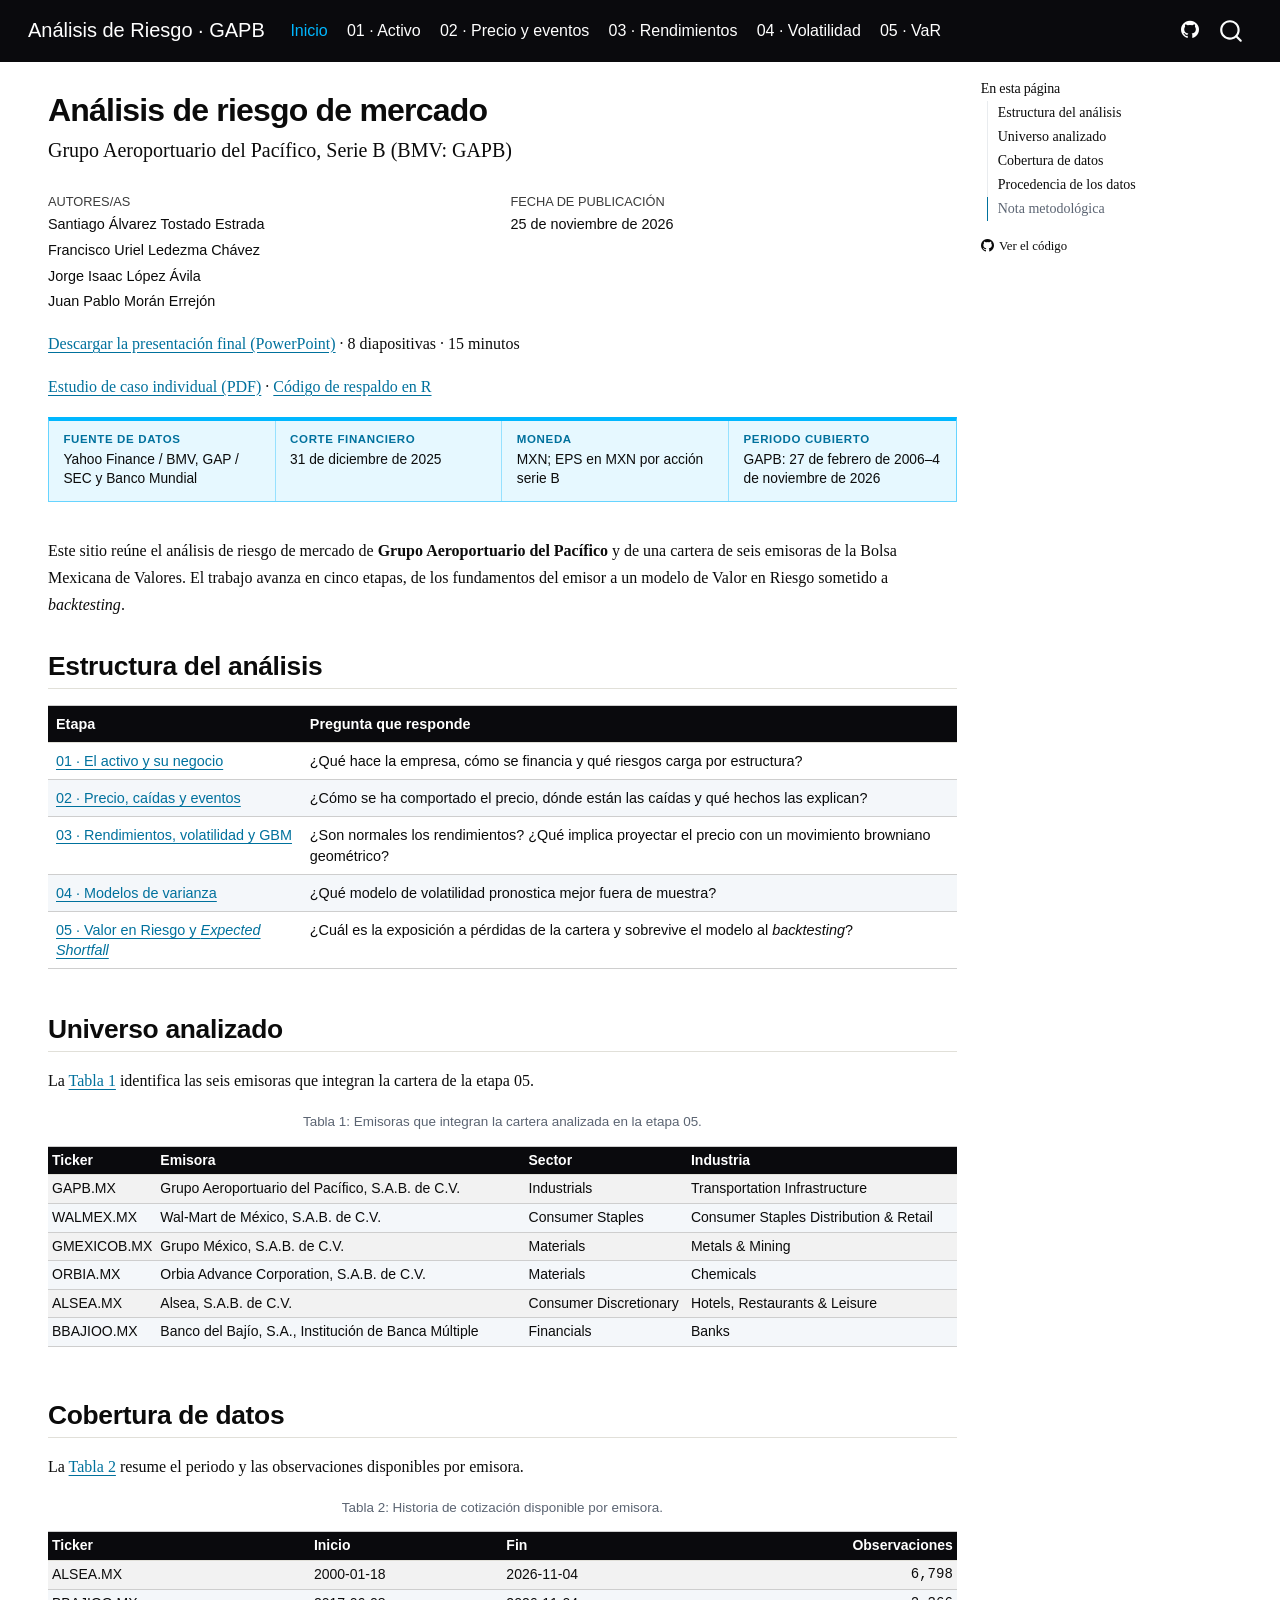
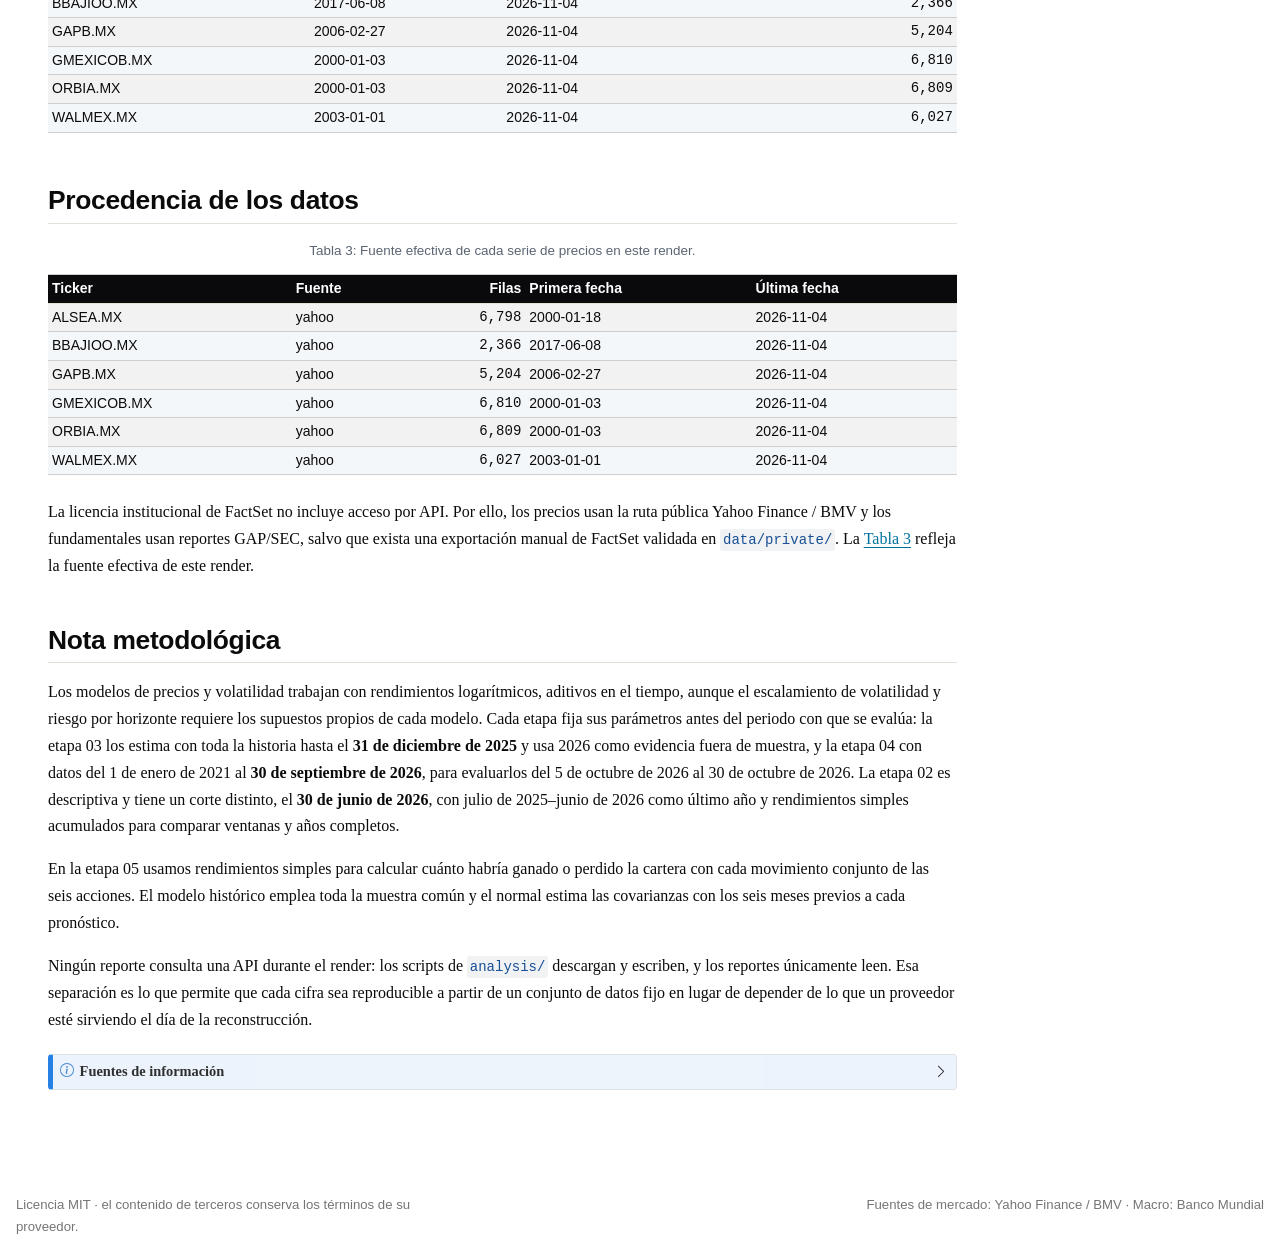
<file: docs/index.html>
<!DOCTYPE html>
<html xmlns="http://www.w3.org/1999/xhtml" lang="es" xml:lang="es"><head>

<meta charset="utf-8">
<meta name="generator" content="quarto-1.11.9">

<meta name="viewport" content="width=device-width, initial-scale=1.0, user-scalable=yes">

<meta name="author" content="Santiago Álvarez Tostado Estrada">
<meta name="author" content="Francisco Uriel Ledezma Chávez">
<meta name="author" content="Jorge Isaac López Ávila">
<meta name="author" content="Juan Pablo Morán Errejón">

<title>Análisis de riesgo de mercado – Análisis de Riesgo · GAPB</title>
<style>
/* Default styles provided by pandoc.
** See https://pandoc.org/MANUAL.html#variables-for-html for config info.
*/
span.smallcaps{font-variant: small-caps;}
div.columns{display: flex; gap: 1.5em;}
div.column{flex: auto;}
@media screen {
div.columns{gap: min(4vw, 1.5em);}
div.column{overflow-x: auto;}
}
div.hanging-indent{margin-left: 1.5em; text-indent: -1.5em;}
ul.task-list{list-style: none;}
ul.task-list li input[type="checkbox"] {
  width: 0.8em;
  margin: 0 0.8em 0.2em -1em; /* quarto-specific, see https://github.com/quarto-dev/quarto-cli/issues/4556 */ 
  vertical-align: middle;
}
</style>


<script src="site_libs/quarto-nav/quarto-nav.js"></script>
<script src="site_libs/quarto-nav/headroom.min.js"></script>
<script src="site_libs/clipboard/clipboard.min.js"></script>
<script src="site_libs/quarto-search/autocomplete.umd.js"></script>
<script src="site_libs/quarto-search/fuse.min.js"></script>
<script src="site_libs/quarto-search/quarto-search.js"></script>
<meta name="quarto:offset" content="./">
<script src="site_libs/quarto-html/quarto.js" type="module"></script>
<script src="site_libs/quarto-html/tabsets/tabsets.js" type="module"></script>
<script src="site_libs/quarto-html/scrollable-regions/scrollable-regions.js" type="module"></script>
<script src="site_libs/quarto-html/popper.min.js"></script>
<script src="site_libs/quarto-html/tippy.umd.min.js"></script>
<script src="site_libs/quarto-html/anchor.min.js"></script>
<link href="site_libs/quarto-html/tippy.css" rel="stylesheet">
<link href="site_libs/quarto-html/quarto-syntax-highlighting-cab699995ebdeb5568a5683a1385ade4.css" rel="stylesheet" id="quarto-text-highlighting-styles">
<script src="site_libs/bootstrap/bootstrap.min.js"></script>
<link href="site_libs/bootstrap/bootstrap-icons.css" rel="stylesheet">
<link href="site_libs/bootstrap/bootstrap-4720c45d1e131c754770d378e5879de5.min.css" rel="stylesheet" append-hash="true" id="quarto-bootstrap" data-mode="light">
<script id="quarto-search-options" type="application/json">{
  "location": "navbar",
  "copy-button": false,
  "collapse-after": 3,
  "panel-placement": "end",
  "type": "overlay",
  "limit": 50,
  "keyboard-shortcut": [
    "f",
    "/",
    "s"
  ],
  "show-item-context": false,
  "language": {
    "search-no-results-text": "No se han encontrado resultados",
    "search-matching-documents-text": "documentos encontrados",
    "search-copy-link-title": "Copiar el enlace en la búsqueda",
    "search-hide-matches-text": "Ocultar resultados adicionales",
    "search-more-match-text": "resultado adicional en este documento",
    "search-more-matches-text": "resultados adicionales en este documento",
    "search-clear-button-title": "Borrar",
    "search-text-placeholder": "",
    "search-detached-cancel-button-title": "Cancelar",
    "search-submit-button-title": "Enviar",
    "search-label": "Buscar"
  }
}</script>
<style>html{ scroll-behavior: smooth; }</style>


</head>

<body class="nav-fixed quarto-light"><a id="quarto-skip-link" class="visually-hidden-focusable" href="#quarto-document-content">Saltar al contenido principal</a>

<div id="quarto-search-results"></div>
  <header id="quarto-header" class="headroom fixed-top">
    <nav class="navbar navbar-expand-lg " data-bs-theme="dark" aria-label="Sitio web">
      <div class="navbar-container container-fluid">
      <div class="navbar-brand-container mx-auto">
    <a class="navbar-brand" href="./index.html">
    <span class="navbar-title">Análisis de Riesgo · GAPB</span>
    </a>
  </div>
          <button class="navbar-toggler" type="button" data-bs-toggle="collapse" data-bs-target="#navbarCollapse" aria-controls="navbarCollapse" aria-expanded="false" aria-label="Navegación de palanca" onclick="if (window.quartoToggleHeadroom) { window.quartoToggleHeadroom(); }">
  <span class="navbar-toggler-icon"></span>
</button>
          <div class="collapse navbar-collapse" id="navbarCollapse">
            <ul class="navbar-nav navbar-nav-scroll me-auto">
  <li class="nav-item">
    <a class="nav-link active" href="./index.html" aria-current="page"> 
<span class="menu-text">Inicio</span></a>
  </li>  
  <li class="nav-item">
    <a class="nav-link" href="./01-asset-profile.html"> 
<span class="menu-text">01 · Activo</span></a>
  </li>  
  <li class="nav-item">
    <a class="nav-link" href="./02-price-history-events.html"> 
<span class="menu-text">02 · Precio y eventos</span></a>
  </li>  
  <li class="nav-item">
    <a class="nav-link" href="./03-returns-volatility-gbm.html"> 
<span class="menu-text">03 · Rendimientos</span></a>
  </li>  
  <li class="nav-item">
    <a class="nav-link" href="./04-variance-models.html"> 
<span class="menu-text">04 · Volatilidad</span></a>
  </li>  
  <li class="nav-item">
    <a class="nav-link" href="./05-value-at-risk.html"> 
<span class="menu-text">05 · VaR</span></a>
  </li>  
</ul>
            <ul class="navbar-nav navbar-nav-scroll ms-auto">
  <li class="nav-item compact">
    <a class="nav-link" href="https://github.com/Urielledezma/GAPB-Risk-Analysis"> <i class="bi bi-github" role="img" aria-label="Repositorio en GitHub">
</i> 
<span class="menu-text"></span></a>
  </li>  
</ul>
          </div> <!-- /navcollapse -->
            <div class="quarto-navbar-tools">
</div>
            <div id="quarto-search" class="" title="Buscar"></div>
      </div> <!-- /container-fluid -->
    </nav>
</header>
<!-- content -->
<div id="quarto-content" class="quarto-container page-columns page-rows-contents page-layout-article page-navbar">
<!-- sidebar -->
<!-- margin-sidebar -->
    <div id="quarto-margin-sidebar" class="sidebar margin-sidebar">
        <nav id="TOC" role="doc-toc" aria-labelledby="toc-title" class="toc-active">
    <h2 id="toc-title">En esta página</h2>
   
  <ul>
  <li><a href="#estructura-del-análisis" id="toc-estructura-del-análisis" class="nav-link active" data-scroll-target="#estructura-del-análisis">Estructura del análisis</a></li>
  <li><a href="#universo-analizado" id="toc-universo-analizado" class="nav-link" data-scroll-target="#universo-analizado">Universo analizado</a></li>
  <li><a href="#cobertura-de-datos" id="toc-cobertura-de-datos" class="nav-link" data-scroll-target="#cobertura-de-datos">Cobertura de datos</a></li>
  <li><a href="#procedencia-de-los-datos" id="toc-procedencia-de-los-datos" class="nav-link" data-scroll-target="#procedencia-de-los-datos">Procedencia de los datos</a></li>
  <li><a href="#nota-metodológica" id="toc-nota-metodológica" class="nav-link" data-scroll-target="#nota-metodológica">Nota metodológica</a></li>
  </ul>
<div class="toc-actions"><ul><li><a href="https://github.com/Urielledezma/GAPB-Risk-Analysis/blob/main/reports/index.qmd" class="toc-action"><i class="bi bi-github"></i>Ver el código</a></li></ul></div></nav>
    </div>
<!-- main -->
<main class="content" id="quarto-document-content" tabindex="-1">

<header id="title-block-header" class="quarto-title-block default">
<div class="quarto-title">
<h1 class="title">Análisis de riesgo de mercado</h1>
<p class="subtitle lead">Grupo Aeroportuario del Pacífico, Serie B (BMV: GAPB)</p>
</div>



<div class="quarto-title-meta">

    <div>
    <div class="quarto-title-meta-heading">Autores/as</div>
    <div class="quarto-title-meta-contents">
             <p>Santiago Álvarez Tostado Estrada </p>
             <p>Francisco Uriel Ledezma Chávez </p>
             <p>Jorge Isaac López Ávila </p>
             <p>Juan Pablo Morán Errejón </p>
          </div>
  </div>
    
    <div>
    <div class="quarto-title-meta-heading">Fecha de publicación</div>
    <div class="quarto-title-meta-contents">
      <p class="date">25 de noviembre de 2026</p>
    </div>
  </div>
  
    
  </div>
  


</header>


<p><strong><a href="https://raw.githubusercontent.com/Urielledezma/GAPB-Risk-Analysis/main/presentacion/GAPB%20-%20Examen%20final%20de%20An%C3%A1lisis%20del%20Riesgo.pptx">Descargar la presentación final (PowerPoint)</a></strong> · 8 diapositivas · 15 minutos</p>
<p><a href="https://github.com/Urielledezma/GAPB-Risk-Analysis/blob/main/paper/GAPB.pdf">Estudio de caso individual (PDF)</a> · <a href="https://github.com/Urielledezma/GAPB-Risk-Analysis/tree/main/R">Código de respaldo en R</a></p>
<dl class="report-meta" aria-label="Ficha técnica del proyecto">
<div>
<dt>
Fuente de datos
</dt>
<dd>
Yahoo Finance / BMV, GAP / SEC y Banco Mundial
</dd>
</div>
<div>
<dt>
Corte financiero
</dt>
<dd>
31 de diciembre de 2025
</dd>
</div>
<div>
<dt>
Moneda
</dt>
<dd>
MXN; EPS en MXN por acción serie B
</dd>
</div>
<div>
<dt>
Periodo cubierto
</dt>
<dd>
GAPB: 27 de febrero de 2006–4 de noviembre de 2026
</dd>
</div>
</dl>
<p>Este sitio reúne el análisis de riesgo de mercado de <strong>Grupo Aeroportuario del Pacífico</strong> y de una cartera de seis emisoras de la Bolsa Mexicana de Valores. El trabajo avanza en cinco etapas, de los fundamentos del emisor a un modelo de Valor en Riesgo sometido a <em>backtesting</em>.</p>
<section id="estructura-del-análisis" class="level2">
<h2 class="anchored" data-anchor-id="estructura-del-análisis">Estructura del análisis</h2>
<table class="caption-top table">
<thead>
<tr class="header">
<th>Etapa</th>
<th>Pregunta que responde</th>
</tr>
</thead>
<tbody>
<tr class="odd">
<td><a href="./01-asset-profile.html">01 · El activo y su negocio</a></td>
<td>¿Qué hace la empresa, cómo se financia y qué riesgos carga por estructura?</td>
</tr>
<tr class="even">
<td><a href="./02-price-history-events.html">02 · Precio, caídas y eventos</a></td>
<td>¿Cómo se ha comportado el precio, dónde están las caídas y qué hechos las explican?</td>
</tr>
<tr class="odd">
<td><a href="./03-returns-volatility-gbm.html">03 · Rendimientos, volatilidad y GBM</a></td>
<td>¿Son normales los rendimientos? ¿Qué implica proyectar el precio con un movimiento browniano geométrico?</td>
</tr>
<tr class="even">
<td><a href="./04-variance-models.html">04 · Modelos de varianza</a></td>
<td>¿Qué modelo de volatilidad pronostica mejor fuera de muestra?</td>
</tr>
<tr class="odd">
<td><a href="./05-value-at-risk.html">05 · Valor en Riesgo y <em>Expected Shortfall</em></a></td>
<td>¿Cuál es la exposición a pérdidas de la cartera y sobrevive el modelo al <em>backtesting</em>?</td>
</tr>
</tbody>
</table>
</section>
<section id="universo-analizado" class="level2">
<h2 class="anchored" data-anchor-id="universo-analizado">Universo analizado</h2>
<p>La <a href="#tbl-universe" class="quarto-xref">Tabla&nbsp;1</a> identifica las seis emisoras que integran la cartera de la etapa 05.</p>
<div class="cell" data-layout-align="center">
<div id="tbl-universe" class="cell quarto-float quarto-figure quarto-figure-center anchored" data-layout-align="center">
<figure class="quarto-float quarto-float-tbl figure">
<figcaption class="quarto-float-caption-top quarto-float-caption quarto-float-tbl" id="tbl-universe-caption-0ceaefa1-69ba-4598-a22c-09a6ac19f8ca">
Tabla&nbsp;1: Emisoras que integran la cartera analizada en la etapa 05.
</figcaption>
<div aria-describedby="tbl-universe-caption-0ceaefa1-69ba-4598-a22c-09a6ac19f8ca">
<div class="cell-output-display">
<table class="cell caption-top table table-sm table-striped small">
<colgroup>
<col style="width: 9%">
<col style="width: 41%">
<col style="width: 18%">
<col style="width: 30%">
</colgroup>
<thead>
<tr class="header">
<th style="text-align: left;">Ticker</th>
<th style="text-align: left;">Emisora</th>
<th style="text-align: left;">Sector</th>
<th style="text-align: left;">Industria</th>
</tr>
</thead>
<tbody>
<tr class="odd">
<td style="text-align: left;">GAPB.MX</td>
<td style="text-align: left;">Grupo Aeroportuario del Pacífico, S.A.B. de C.V.</td>
<td style="text-align: left;">Industrials</td>
<td style="text-align: left;">Transportation Infrastructure</td>
</tr>
<tr class="even">
<td style="text-align: left;">WALMEX.MX</td>
<td style="text-align: left;">Wal-Mart de México, S.A.B. de C.V.</td>
<td style="text-align: left;">Consumer Staples</td>
<td style="text-align: left;">Consumer Staples Distribution &amp; Retail</td>
</tr>
<tr class="odd">
<td style="text-align: left;">GMEXICOB.MX</td>
<td style="text-align: left;">Grupo México, S.A.B. de C.V.</td>
<td style="text-align: left;">Materials</td>
<td style="text-align: left;">Metals &amp; Mining</td>
</tr>
<tr class="even">
<td style="text-align: left;">ORBIA.MX</td>
<td style="text-align: left;">Orbia Advance Corporation, S.A.B. de C.V.</td>
<td style="text-align: left;">Materials</td>
<td style="text-align: left;">Chemicals</td>
</tr>
<tr class="odd">
<td style="text-align: left;">ALSEA.MX</td>
<td style="text-align: left;">Alsea, S.A.B. de C.V.</td>
<td style="text-align: left;">Consumer Discretionary</td>
<td style="text-align: left;">Hotels, Restaurants &amp; Leisure</td>
</tr>
<tr class="even">
<td style="text-align: left;">BBAJIOO.MX</td>
<td style="text-align: left;">Banco del Bajío, S.A., Institución de Banca Múltiple</td>
<td style="text-align: left;">Financials</td>
<td style="text-align: left;">Banks</td>
</tr>
</tbody>
</table>
</div>
</div>
</figure>
</div>
</div>
</section>
<section id="cobertura-de-datos" class="level2">
<h2 class="anchored" data-anchor-id="cobertura-de-datos">Cobertura de datos</h2>
<p>La <a href="#tbl-coverage" class="quarto-xref">Tabla&nbsp;2</a> resume el periodo y las observaciones disponibles por emisora.</p>
<div class="cell" data-layout-align="center">
<div id="tbl-coverage" class="cell quarto-float quarto-figure quarto-figure-center anchored" data-layout-align="center">
<figure class="quarto-float quarto-float-tbl figure">
<figcaption class="quarto-float-caption-top quarto-float-caption quarto-float-tbl" id="tbl-coverage-caption-0ceaefa1-69ba-4598-a22c-09a6ac19f8ca">
Tabla&nbsp;2: Historia de cotización disponible por emisora.
</figcaption>
<div aria-describedby="tbl-coverage-caption-0ceaefa1-69ba-4598-a22c-09a6ac19f8ca">
<div class="cell-output-display">
<table class="cell caption-top table table-sm table-striped small">
<thead>
<tr class="header">
<th style="text-align: left;">Ticker</th>
<th style="text-align: left;">Inicio</th>
<th style="text-align: left;">Fin</th>
<th style="text-align: right;">Observaciones</th>
</tr>
</thead>
<tbody>
<tr class="odd">
<td style="text-align: left;">ALSEA.MX</td>
<td style="text-align: left;">2000-01-18</td>
<td style="text-align: left;">2026-11-04</td>
<td style="text-align: right;">6,798</td>
</tr>
<tr class="even">
<td style="text-align: left;">BBAJIOO.MX</td>
<td style="text-align: left;">2017-06-08</td>
<td style="text-align: left;">2026-11-04</td>
<td style="text-align: right;">2,366</td>
</tr>
<tr class="odd">
<td style="text-align: left;">GAPB.MX</td>
<td style="text-align: left;">2006-02-27</td>
<td style="text-align: left;">2026-11-04</td>
<td style="text-align: right;">5,204</td>
</tr>
<tr class="even">
<td style="text-align: left;">GMEXICOB.MX</td>
<td style="text-align: left;">2000-01-03</td>
<td style="text-align: left;">2026-11-04</td>
<td style="text-align: right;">6,810</td>
</tr>
<tr class="odd">
<td style="text-align: left;">ORBIA.MX</td>
<td style="text-align: left;">2000-01-03</td>
<td style="text-align: left;">2026-11-04</td>
<td style="text-align: right;">6,809</td>
</tr>
<tr class="even">
<td style="text-align: left;">WALMEX.MX</td>
<td style="text-align: left;">2003-01-01</td>
<td style="text-align: left;">2026-11-04</td>
<td style="text-align: right;">6,027</td>
</tr>
</tbody>
</table>
</div>
</div>
</figure>
</div>
</div>
</section>
<section id="procedencia-de-los-datos" class="level2">
<h2 class="anchored" data-anchor-id="procedencia-de-los-datos">Procedencia de los datos</h2>
<div class="cell" data-layout-align="center">
<div id="tbl-provenance" class="cell quarto-float quarto-figure quarto-figure-center anchored" data-layout-align="center">
<figure class="quarto-float quarto-float-tbl figure">
<figcaption class="quarto-float-caption-top quarto-float-caption quarto-float-tbl" id="tbl-provenance-caption-0ceaefa1-69ba-4598-a22c-09a6ac19f8ca">
Tabla&nbsp;3: Fuente efectiva de cada serie de precios en este render.
</figcaption>
<div aria-describedby="tbl-provenance-caption-0ceaefa1-69ba-4598-a22c-09a6ac19f8ca">
<div class="cell-output-display">
<table class="cell caption-top table table-sm table-striped small">
<thead>
<tr class="header">
<th style="text-align: left;">Ticker</th>
<th style="text-align: left;">Fuente</th>
<th style="text-align: right;">Filas</th>
<th style="text-align: left;">Primera fecha</th>
<th style="text-align: left;">Última fecha</th>
</tr>
</thead>
<tbody>
<tr class="odd">
<td style="text-align: left;">ALSEA.MX</td>
<td style="text-align: left;">yahoo</td>
<td style="text-align: right;">6,798</td>
<td style="text-align: left;">2000-01-18</td>
<td style="text-align: left;">2026-11-04</td>
</tr>
<tr class="even">
<td style="text-align: left;">BBAJIOO.MX</td>
<td style="text-align: left;">yahoo</td>
<td style="text-align: right;">2,366</td>
<td style="text-align: left;">2017-06-08</td>
<td style="text-align: left;">2026-11-04</td>
</tr>
<tr class="odd">
<td style="text-align: left;">GAPB.MX</td>
<td style="text-align: left;">yahoo</td>
<td style="text-align: right;">5,204</td>
<td style="text-align: left;">2006-02-27</td>
<td style="text-align: left;">2026-11-04</td>
</tr>
<tr class="even">
<td style="text-align: left;">GMEXICOB.MX</td>
<td style="text-align: left;">yahoo</td>
<td style="text-align: right;">6,810</td>
<td style="text-align: left;">2000-01-03</td>
<td style="text-align: left;">2026-11-04</td>
</tr>
<tr class="odd">
<td style="text-align: left;">ORBIA.MX</td>
<td style="text-align: left;">yahoo</td>
<td style="text-align: right;">6,809</td>
<td style="text-align: left;">2000-01-03</td>
<td style="text-align: left;">2026-11-04</td>
</tr>
<tr class="even">
<td style="text-align: left;">WALMEX.MX</td>
<td style="text-align: left;">yahoo</td>
<td style="text-align: right;">6,027</td>
<td style="text-align: left;">2003-01-01</td>
<td style="text-align: left;">2026-11-04</td>
</tr>
</tbody>
</table>
</div>
</div>
</figure>
</div>
</div>
<p>La licencia institucional de FactSet no incluye acceso por API. Por ello, los precios usan la ruta pública Yahoo Finance / BMV y los fundamentales usan reportes GAP/SEC, salvo que exista una exportación manual de FactSet validada en <code>data/private/</code>. La <a href="#tbl-provenance" class="quarto-xref">Tabla&nbsp;3</a> refleja la fuente efectiva de este render.</p>
</section>
<section id="nota-metodológica" class="level2">
<h2 class="anchored" data-anchor-id="nota-metodológica">Nota metodológica</h2>
<p>Los modelos de precios y volatilidad trabajan con rendimientos logarítmicos, aditivos en el tiempo, aunque el escalamiento de volatilidad y riesgo por horizonte requiere los supuestos propios de cada modelo. Cada etapa fija sus parámetros antes del periodo con que se evalúa: la etapa 03 los estima con toda la historia hasta el <strong>31 de diciembre de 2025</strong> y usa 2026 como evidencia fuera de muestra, y la etapa 04 con datos del 1 de enero de 2021 al <strong>30 de septiembre de 2026</strong>, para evaluarlos del 5 de octubre de 2026 al 30 de octubre de 2026. La etapa 02 es descriptiva y tiene un corte distinto, el <strong>30 de junio de 2026</strong>, con julio de 2025–junio de 2026 como último año y rendimientos simples acumulados para comparar ventanas y años completos.</p>
<p>En la etapa 05 usamos rendimientos simples para calcular cuánto habría ganado o perdido la cartera con cada movimiento conjunto de las seis acciones. El modelo histórico emplea toda la muestra común y el normal estima las covarianzas con los seis meses previos a cada pronóstico.</p>
<p>Ningún reporte consulta una API durante el render: los scripts de <code>analysis/</code> descargan y escriben, y los reportes únicamente leen. Esa separación es lo que permite que cada cifra sea reproducible a partir de un conjunto de datos fijo en lugar de depender de lo que un proveedor esté sirviendo el día de la reconstrucción.</p>
<div class="callout callout-style-default callout-note callout-titled">
<div class="callout-header d-flex align-content-center collapsed" data-bs-toggle="collapse" data-bs-target=".callout-1-contents" aria-controls="callout-1" aria-expanded="false" aria-label="Toggle callout">
<div class="callout-icon-container">
<i class="callout-icon"></i>
</div>
<div class="callout-title-container flex-fill">
<span class="screen-reader-only">Nota</span>Fuentes de información
</div>
<div class="callout-btn-toggle d-inline-block border-0 py-1 ps-1 pe-0 float-end"><i class="callout-toggle"></i></div>
</div>
<div id="callout-1" class="callout-1-contents callout-collapse collapse">
<div class="callout-body-container callout-body">
<p>Precios diarios y volumen: Yahoo Finance / Bolsa Mexicana de Valores. Fundamentales corporativos: reportes de GAP ante la SEC, con FactSet como sobrescritura manual licenciada cuando esté disponible. Crecimiento anual del PIB real de México: Banco Mundial.</p>
</div>
</div>
</div>


</section>

</main> <!-- /main -->
<script id="quarto-html-after-body" type="application/javascript">
  window.document.addEventListener("DOMContentLoaded", function (event) {
    const icon = "";
    const anchorJS = new window.AnchorJS();
    anchorJS.options = {
      placement: 'right',
      icon: icon
    };
    anchorJS.add('.anchored');
    const isCodeAnnotation = (el) => {
      for (const clz of el.classList) {
        if (clz.startsWith('code-annotation-')) {                     
          return true;
        }
      }
      return false;
    }
    const onCopySuccess = function(e) {
      // button target
      const button = e.trigger;
      // don't keep focus
      button.blur();
      // flash "checked"
      button.classList.add('code-copy-button-checked');
      var currentTitle = button.getAttribute("title");
      button.setAttribute("title", "Copiado");
      let tooltip;
      if (window.bootstrap) {
        button.setAttribute("data-bs-toggle", "tooltip");
        button.setAttribute("data-bs-placement", "left");
        button.setAttribute("data-bs-title", "Copiado");
        tooltip = new bootstrap.Tooltip(button, 
          { trigger: "manual", 
            customClass: "code-copy-button-tooltip",
            offset: [0, -8]});
        tooltip.show();    
      }
      setTimeout(function() {
        if (tooltip) {
          tooltip.hide();
          button.removeAttribute("data-bs-title");
          button.removeAttribute("data-bs-toggle");
          button.removeAttribute("data-bs-placement");
        }
        button.setAttribute("title", currentTitle);
        button.classList.remove('code-copy-button-checked');
      }, 1000);
      // clear code selection
      e.clearSelection();
    }
    const getTextToCopy = function(trigger) {
      const outerScaffold = trigger.parentElement.cloneNode(true);
      const codeEl = outerScaffold.querySelector('code');
      for (const childEl of codeEl.children) {
        if (isCodeAnnotation(childEl)) {
          childEl.remove();
        }
      }
      return codeEl.innerText;
    }
    const clipboard = new window.ClipboardJS('.code-copy-button:not([data-in-quarto-modal])', {
      text: getTextToCopy
    });
    clipboard.on('success', onCopySuccess);
    if (window.document.getElementById('quarto-embedded-source-code-modal')) {
      const clipboardModal = new window.ClipboardJS('.code-copy-button[data-in-quarto-modal]', {
        text: getTextToCopy,
        container: window.document.getElementById('quarto-embedded-source-code-modal')
      });
      clipboardModal.on('success', onCopySuccess);
    }
      var localhostRegex = new RegExp(/^(?:http|https):\/\/localhost\:?[0-9]*\//);
      var mailtoRegex = new RegExp(/^mailto:/);
        var filterRegex = new RegExp('/' + window.location.host + '/');
      const newWindowLabel = "(opens in a new tab)";
      const newWindowNoteId = "quarto-ext-newwindow-label";
      // Links reference one hidden label through aria-describedby, so the
      // announcement never changes their accessible name.
      var describeNewWindow = (link) => {
        if (!window.document.getElementById(newWindowNoteId)) {
          var newWindowNote = window.document.createElement("span");
          newWindowNote.id = newWindowNoteId;
          newWindowNote.hidden = true;
          newWindowNote.textContent = newWindowLabel;
          window.document.body.appendChild(newWindowNote);
        }
        var describedBy = (link.getAttribute("aria-describedby") || "").split(/\s+/).filter(Boolean);
        if (!describedBy.includes(newWindowNoteId)) {
          describedBy.push(newWindowNoteId);
          link.setAttribute("aria-describedby", describedBy.join(" "));
        }
      }
      var isInternal = (href) => {
          return filterRegex.test(href) || localhostRegex.test(href) || mailtoRegex.test(href);
      }
      // Inspect non-navigation links and adorn them if external
      window.quartoDecorateExternalLinks = function (root) {
     var links = (root || window.document).querySelectorAll('a[href]:not(.nav-link):not(.navbar-brand):not(.toc-action):not(.sidebar-link):not(.sidebar-item-toggle):not(.pagination-link):not(.no-external):not([aria-hidden]):not(.dropdown-item):not(.quarto-navigation-tool):not(.about-link)');
      for (var i=0; i<links.length; i++) {
        const link = links[i];
        if (!isInternal(link.href)) {
          // undo the damage that might have been done by quarto-nav.js in the case of
          // links that we want to consider external
          if (link.dataset.originalHref !== undefined) {
            link.href = link.dataset.originalHref;
          }
            // target, if specified
            link.setAttribute("target", "_blank");
            if (link.getAttribute("rel") === null) {
              link.setAttribute("rel", "noopener");
            }
            describeNewWindow(link);
          if (!link.classList.contains('no-external-icon')) {
          }
        }
      }
      };
      window.quartoDecorateExternalLinks(window.document);
    // Esc closes the popup (WCAG 1.4.13) and focus leaving both trigger and
    // popup closes it (WCAG 2.4.11); tippy handles neither for interactive popups.
    const hideOnEscAndFocusOut = {
      name: 'hideOnEscAndFocusOut',
      defaultValue: true,
      fn(instance) {
        const dismiss = () => {
          // A show scheduled by the trigger delay would otherwise reopen it
          instance.clearDelayTimeouts();
          instance.hide();
        };
        const onKeyDown = (event) => {
          if (event.key !== 'Escape') {
            return;
          }
          // Keep Esc from also reaching page handlers (e.g. reveal.js overview),
          // except an open reveal.js slide menu, which Esc should close too.
          // The menu handles keys only when its keyboard option is on.
          const menuHandlesEsc = window.Reveal?.getPlugin?.('menu')?.isOpen() &&
            window.Reveal.getConfig().menu?.keyboard !== false;
          if (!menuHandlesEsc) {
            event.stopPropagation();
          }
          if (instance.popper.contains(window.document.activeElement)) {
            // Disabled while refocusing so the focus trigger does not reopen it
            instance.disable();
            instance.reference.focus();
            instance.enable();
          }
          dismiss();
        };
        const onFocusOut = (event) => {
          const target = event.relatedTarget;
          if (target && !instance.reference.contains(target) &&
              !instance.popper.contains(target)) {
            dismiss();
          }
        };
        // On the trigger too: a click trigger (code-annotations: select) has no
        // blur handling. Attached for the instance's lifetime so leaving the
        // trigger also cancels a show still pending on the trigger delay.
        instance.reference.addEventListener('focusout', onFocusOut);
        return {
          onShow() {
            window.document.addEventListener('keydown', onKeyDown, true);
            instance.popper.addEventListener('focusout', onFocusOut);
          },
          onHide() {
            window.document.removeEventListener('keydown', onKeyDown, true);
            instance.popper.removeEventListener('focusout', onFocusOut);
          },
          onDestroy() {
            instance.reference.removeEventListener('focusout', onFocusOut);
          },
        };
      },
    };
    function tippyHover(el, contentFn, onTriggerFn, onUntriggerFn) {
      const config = {
        allowHTML: true,
        maxWidth: 500,
        delay: 100,
        arrow: false,
        appendTo: function(el) {
            return el.parentElement;
        },
        interactive: true,
        interactiveBorder: 10,
        theme: 'quarto',
        placement: 'bottom-start',
        plugins: [hideOnEscAndFocusOut],
      };
      if (contentFn) {
        config.content = contentFn;
      }
      if (onTriggerFn) {
        config.onTrigger = onTriggerFn;
      }
      if (onUntriggerFn) {
        config.onUntrigger = onUntriggerFn;
      }
      window.tippy(el, config); 
    }
    const noterefs = window.document.querySelectorAll('a[role="doc-noteref"]');
    for (var i=0; i<noterefs.length; i++) {
      const ref = noterefs[i];
      tippyHover(ref, function() {
        // use id or data attribute instead here
        let href = ref.getAttribute('data-footnote-href') || ref.getAttribute('href');
        try { href = new URL(href).hash; } catch {}
        const id = href.replace(/^#\/?/, "");
        const note = window.document.getElementById(id);
        if (note) {
          return note.innerHTML;
        } else {
          return "";
        }
      });
    }
    const xrefs = window.document.querySelectorAll('a.quarto-xref');
    const processXRef = (id, note) => {
      // Strip column container classes
      const stripColumnClz = (el) => {
        el.classList.remove("page-full", "page-columns");
        if (el.children) {
          for (const child of el.children) {
            stripColumnClz(child);
          }
        }
      }
      stripColumnClz(note)
      if (id === null || id.startsWith('sec-')) {
        // Special case sections, only their first couple elements
        const container = document.createElement("div");
        if (note.children && note.children.length > 2) {
          container.appendChild(note.children[0].cloneNode(true));
          for (let i = 1; i < note.children.length; i++) {
            const child = note.children[i];
            if (child.tagName === "P" && child.innerText === "") {
              continue;
            } else {
              container.appendChild(child.cloneNode(true));
              break;
            }
          }
          if (window.Quarto?.typesetMath) {
            window.Quarto.typesetMath(container);
          }
          return container.innerHTML
        } else {
          if (window.Quarto?.typesetMath) {
            window.Quarto.typesetMath(note);
          }
          return note.innerHTML;
        }
      } else {
        // Remove any anchor links if they are present
        const anchorLink = note.querySelector('a.anchorjs-link');
        if (anchorLink) {
          anchorLink.remove();
        }
        if (window.Quarto?.typesetMath) {
          window.Quarto.typesetMath(note);
        }
        if (note.classList.contains("callout")) {
          return note.outerHTML;
        } else {
          return note.innerHTML;
        }
      }
    }
    for (var i=0; i<xrefs.length; i++) {
      const xref = xrefs[i];
      tippyHover(xref, undefined, function(instance) {
        instance.disable();
        let url = xref.getAttribute('href');
        let hash = undefined; 
        if (url.startsWith('#')) {
          hash = url;
        } else {
          try { hash = new URL(url).hash; } catch {}
        }
        if (hash) {
          const id = hash.replace(/^#\/?/, "");
          const note = window.document.getElementById(id);
          if (note !== null) {
            try {
              const html = processXRef(id, note.cloneNode(true));
              instance.setContent(html);
            } finally {
              instance.enable();
              instance.show();
            }
          } else {
            // See if we can fetch this
            fetch(url.split('#')[0])
            .then(res => res.text())
            .then(html => {
              const parser = new DOMParser();
              const htmlDoc = parser.parseFromString(html, "text/html");
              const note = htmlDoc.getElementById(id);
              if (note !== null) {
                const html = processXRef(id, note);
                instance.setContent(html);
              } 
            }).finally(() => {
              instance.enable();
              instance.show();
            });
          }
        } else {
          // See if we can fetch a full url (with no hash to target)
          // This is a special case and we should probably do some content thinning / targeting
          fetch(url)
          .then(res => res.text())
          .then(html => {
            const parser = new DOMParser();
            const htmlDoc = parser.parseFromString(html, "text/html");
            const note = htmlDoc.querySelector('main.content');
            if (note !== null) {
              // This should only happen for chapter cross references
              // (since there is no id in the URL)
              // remove the first header
              if (note.children.length > 0 && note.children[0].tagName === "HEADER") {
                note.children[0].remove();
              }
              const html = processXRef(null, note);
              instance.setContent(html);
            } 
          }).finally(() => {
            instance.enable();
            instance.show();
          });
        }
      }, function(instance) {
      });
    }
        let selectedAnnoteEl;
        const selectorForAnnotation = ( cell, annotation) => {
          let cellAttr = 'data-code-cell="' + cell + '"';
          let lineAttr = 'data-code-annotation="' +  annotation + '"';
          const selector = 'span[' + cellAttr + '][' + lineAttr + ']';
          return selector;
        }
        const selectCodeLines = (annoteEl) => {
          const doc = window.document;
          const targetCell = annoteEl.getAttribute("data-target-cell");
          const targetAnnotation = annoteEl.getAttribute("data-target-annotation");
          const annoteSpan = window.document.querySelector(selectorForAnnotation(targetCell, targetAnnotation));
          const lines = annoteSpan.getAttribute("data-code-lines").split(",");
          const lineIds = lines.map((line) => {
            return targetCell + "-" + line;
          })
          // Each band is positioned against its own containing block, which is
          // not the offsetParent of the lines, so place it from client rects.
          const placeBand = (band, firstEl, lastEl, codeBlock) => {
            const container = band.offsetParent;
            if (container === null) {
              return;
            }
            const containerRect = container.getBoundingClientRect();
            // Reveal.js scales slides with a transform, so convert client
            // pixels back to the CSS pixels of the container.
            const scale = containerRect.height / container.offsetHeight || 1;
            const firstRect = firstEl.getBoundingClientRect();
            const lastRect = lastEl.getBoundingClientRect();
            const top = (firstRect.top - containerRect.top) / scale - container.clientTop + container.scrollTop;
            const height = (lastRect.bottom - firstRect.top) / scale;
            band.style.top = top - 2 + "px";
            band.style.height = height + 4 + "px";
            if (codeBlock) {
              // Without the copy button wrapper, the containing block is wider
              // than the code block, so span the code block explicitly.
              const blockRect = codeBlock.getBoundingClientRect();
              band.style.left = (blockRect.left - containerRect.left) / scale - container.clientLeft + container.scrollLeft + "px";
              band.style.width = blockRect.width / scale + "px";
            }
          };
          if (lineIds.length > 0) {
            const el = window.document.getElementById(lineIds[0]);
            const lastEl = window.document.getElementById(lineIds[lineIds.length - 1]);
            const parent = el.parentElement.parentElement;
            // cook up a div (if necessary) and position it
            let div = window.document.getElementById("code-annotation-line-highlight");
            if (div === null) {
              div = window.document.createElement("div");
              div.setAttribute("id", "code-annotation-line-highlight");
              div.style.position = 'absolute';
              parent.appendChild(div);
            }
            placeBand(div, el, lastEl, parent.closest("div.sourceCode") || parent);
            let gutterDiv = window.document.getElementById("code-annotation-line-highlight-gutter");
            if (gutterDiv === null) {
              gutterDiv = window.document.createElement("div");
              gutterDiv.setAttribute("id", "code-annotation-line-highlight-gutter");
              gutterDiv.style.position = 'absolute';
              const codeCell = window.document.getElementById(targetCell);
              const gutter = codeCell.querySelector('.code-annotation-gutter');
              gutter.appendChild(gutterDiv);
            }
            placeBand(gutterDiv, el, lastEl);
            selectedAnnoteEl = annoteEl;
          }
        };
        const unselectCodeLines = () => {
          const elementsIds = ["code-annotation-line-highlight", "code-annotation-line-highlight-gutter"];
          elementsIds.forEach((elId) => {
            const div = window.document.getElementById(elId);
            if (div) {
              div.remove();
            }
          });
          selectedAnnoteEl = undefined;
        };
          // Handle positioning of the toggle
      window.addEventListener(
        "resize",
        throttle(() => {
          elRect = undefined;
          if (selectedAnnoteEl) {
            selectCodeLines(selectedAnnoteEl);
          }
        }, 10)
      );
      function throttle(fn, ms) {
      let throttle = false;
      let timer;
        return (...args) => {
          if(!throttle) { // first call gets through
              fn.apply(this, args);
              throttle = true;
          } else { // all the others get throttled
              if(timer) clearTimeout(timer); // cancel #2
              timer = setTimeout(() => {
                fn.apply(this, args);
                timer = throttle = false;
              }, ms);
          }
        };
      }
        // Attach click handler to the DT
        const annoteDls = window.document.querySelectorAll('dt[data-target-cell]');
        for (const annoteDlNode of annoteDls) {
          annoteDlNode.addEventListener('click', (event) => {
            const clickedEl = event.target;
            if (clickedEl !== selectedAnnoteEl) {
              unselectCodeLines();
              const activeEl = window.document.querySelector('dt[data-target-cell].code-annotation-active');
              if (activeEl) {
                activeEl.classList.remove('code-annotation-active');
              }
              selectCodeLines(clickedEl);
              clickedEl.classList.add('code-annotation-active');
            } else {
              // Unselect the line
              unselectCodeLines();
              clickedEl.classList.remove('code-annotation-active');
            }
          });
        }
    const findCites = (el) => {
      const parentEl = el.parentElement;
      if (parentEl) {
        const cites = parentEl.dataset.cites;
        if (cites) {
          return {
            el,
            cites: cites.split(' ')
          };
        } else {
          return findCites(el.parentElement)
        }
      } else {
        return undefined;
      }
    };
    var bibliorefs = window.document.querySelectorAll('a[role="doc-biblioref"]');
    for (var i=0; i<bibliorefs.length; i++) {
      const ref = bibliorefs[i];
      const citeInfo = findCites(ref);
      if (citeInfo) {
        tippyHover(citeInfo.el, function() {
          var popup = window.document.createElement('div');
          citeInfo.cites.forEach(function(cite) {
            var citeDiv = window.document.createElement('div');
            citeDiv.classList.add('hanging-indent');
            citeDiv.classList.add('csl-entry');
            var biblioDiv = window.document.getElementById('ref-' + cite);
            if (biblioDiv) {
              citeDiv.innerHTML = biblioDiv.innerHTML;
            }
            popup.appendChild(citeDiv);
          });
          return popup.innerHTML;
        });
      }
    }
  });
  </script>
  <script type="application/javascript">
  window.quartoScrollableRegionsLabels = {"code":"Código desplazable","output":"Salida desplazable"};
  </script>
</div> <!-- /content -->
<footer class="footer">
  <div class="nav-footer">
    <div class="nav-footer-left">
<p>Licencia MIT · el contenido de terceros conserva los términos de su proveedor.</p>
</div>   
    <div class="nav-footer-center">
      &nbsp;
    <div class="toc-actions d-sm-block d-md-none"><ul><li><a href="https://github.com/Urielledezma/GAPB-Risk-Analysis/blob/main/reports/index.qmd" class="toc-action"><i class="bi bi-github"></i>Ver el código</a></li></ul></div></div>
    <div class="nav-footer-right">
<p>Fuentes de mercado: Yahoo Finance / BMV · Macro: Banco Mundial</p>
</div>
  </div>
</footer>




<script src="site_libs/quarto-html/zenscroll-min.js"></script>
</body></html>
</file>
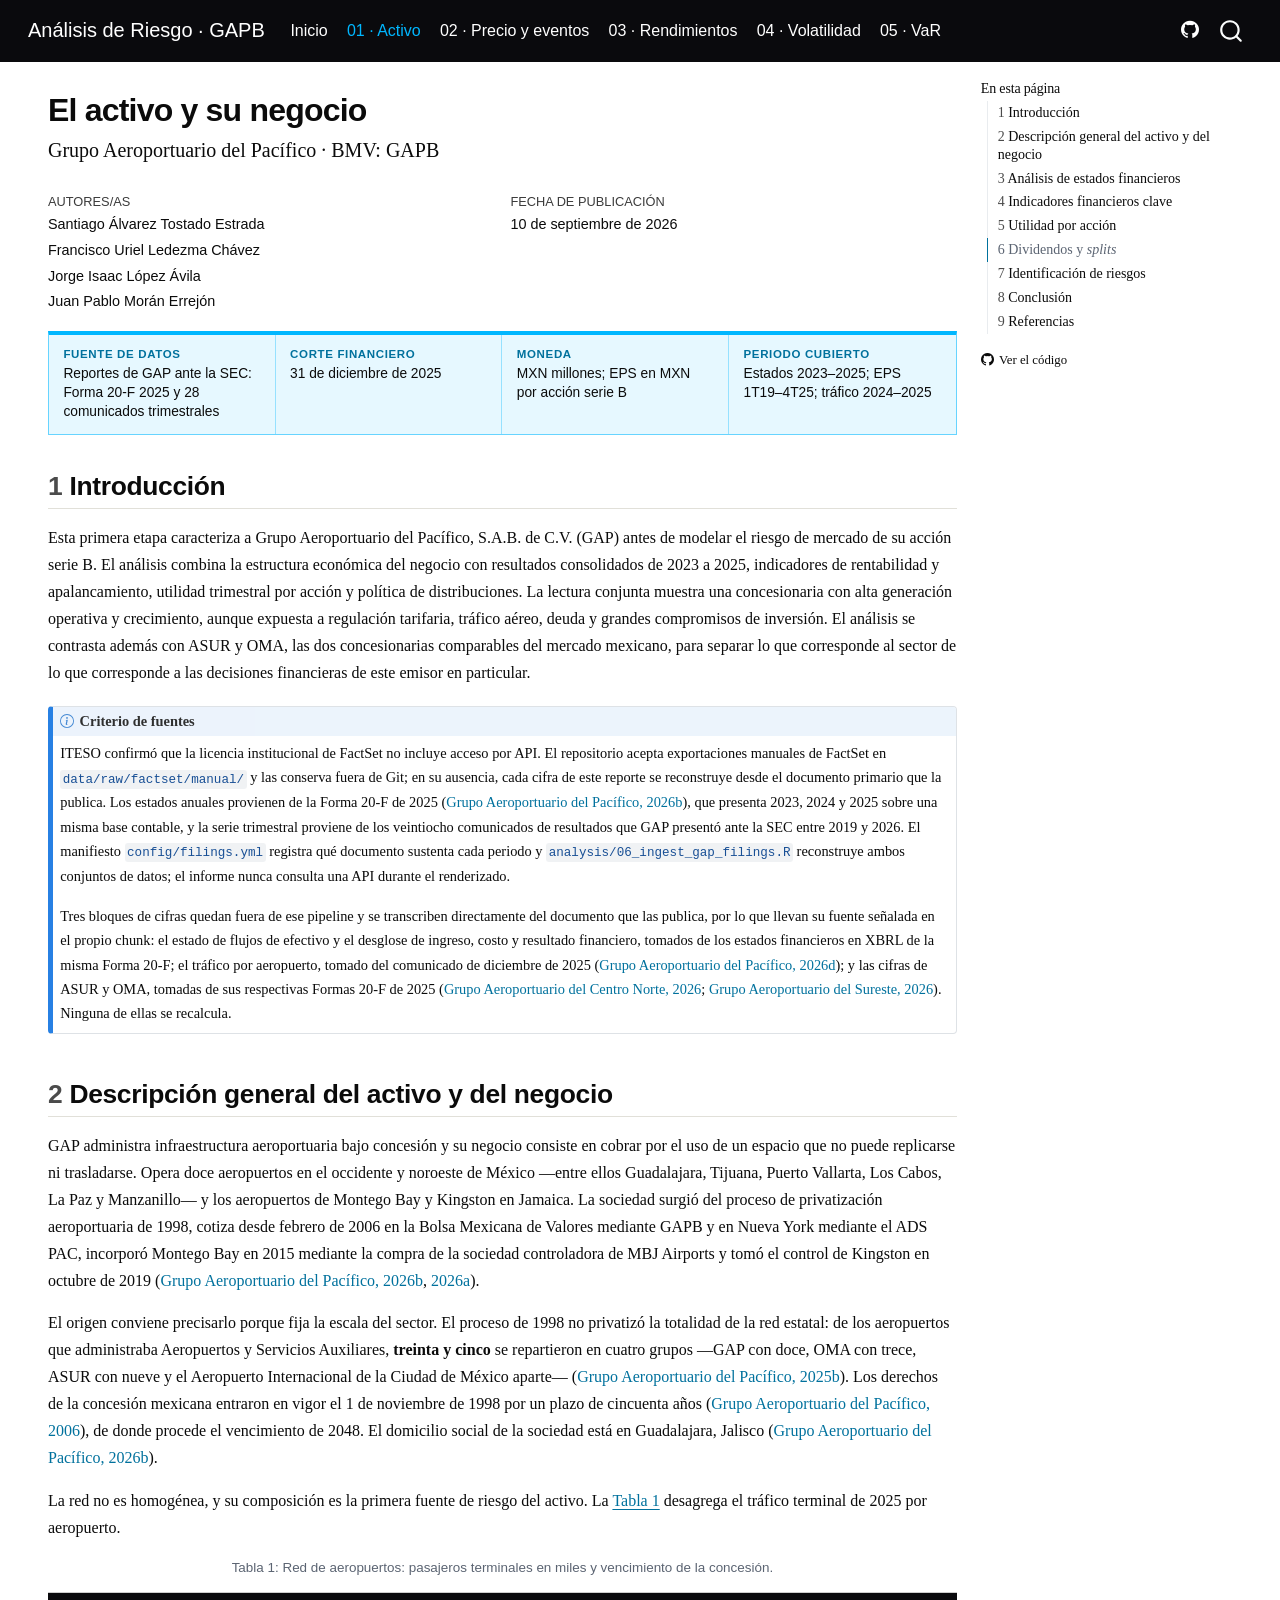
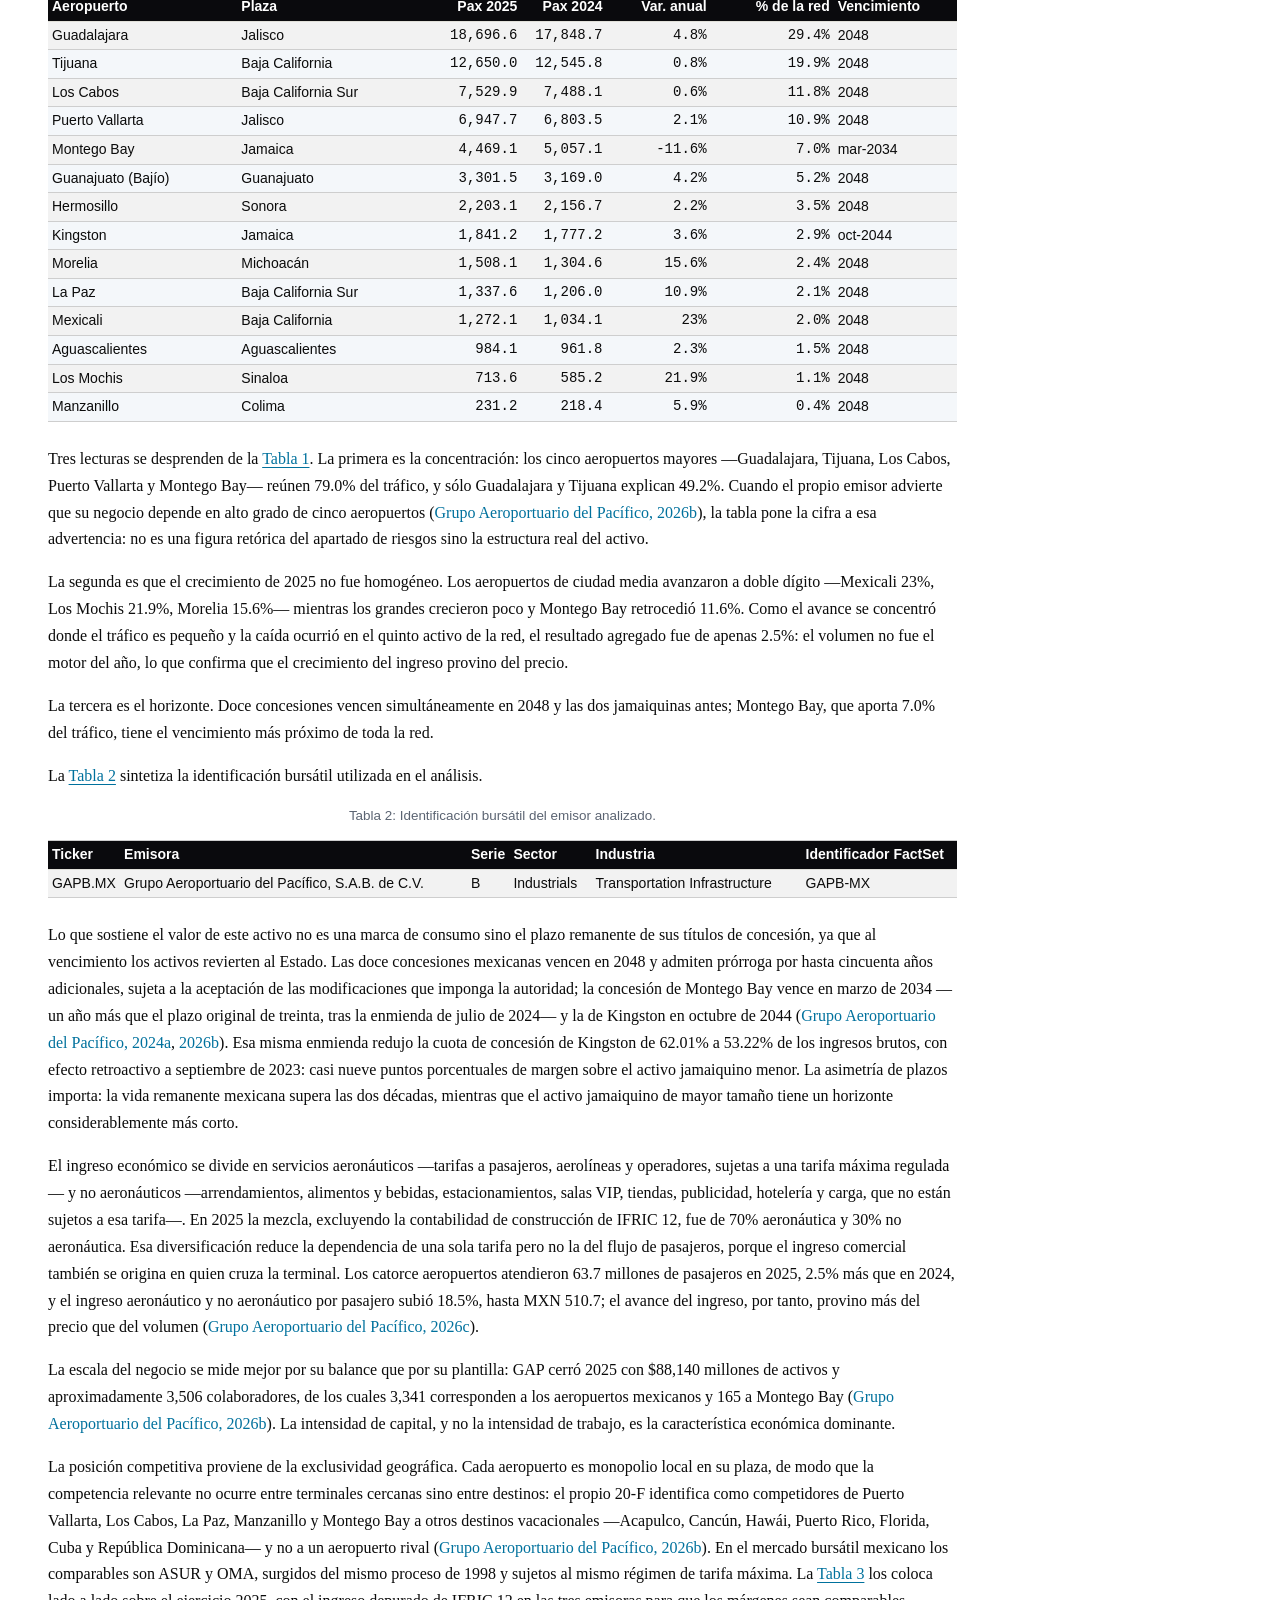
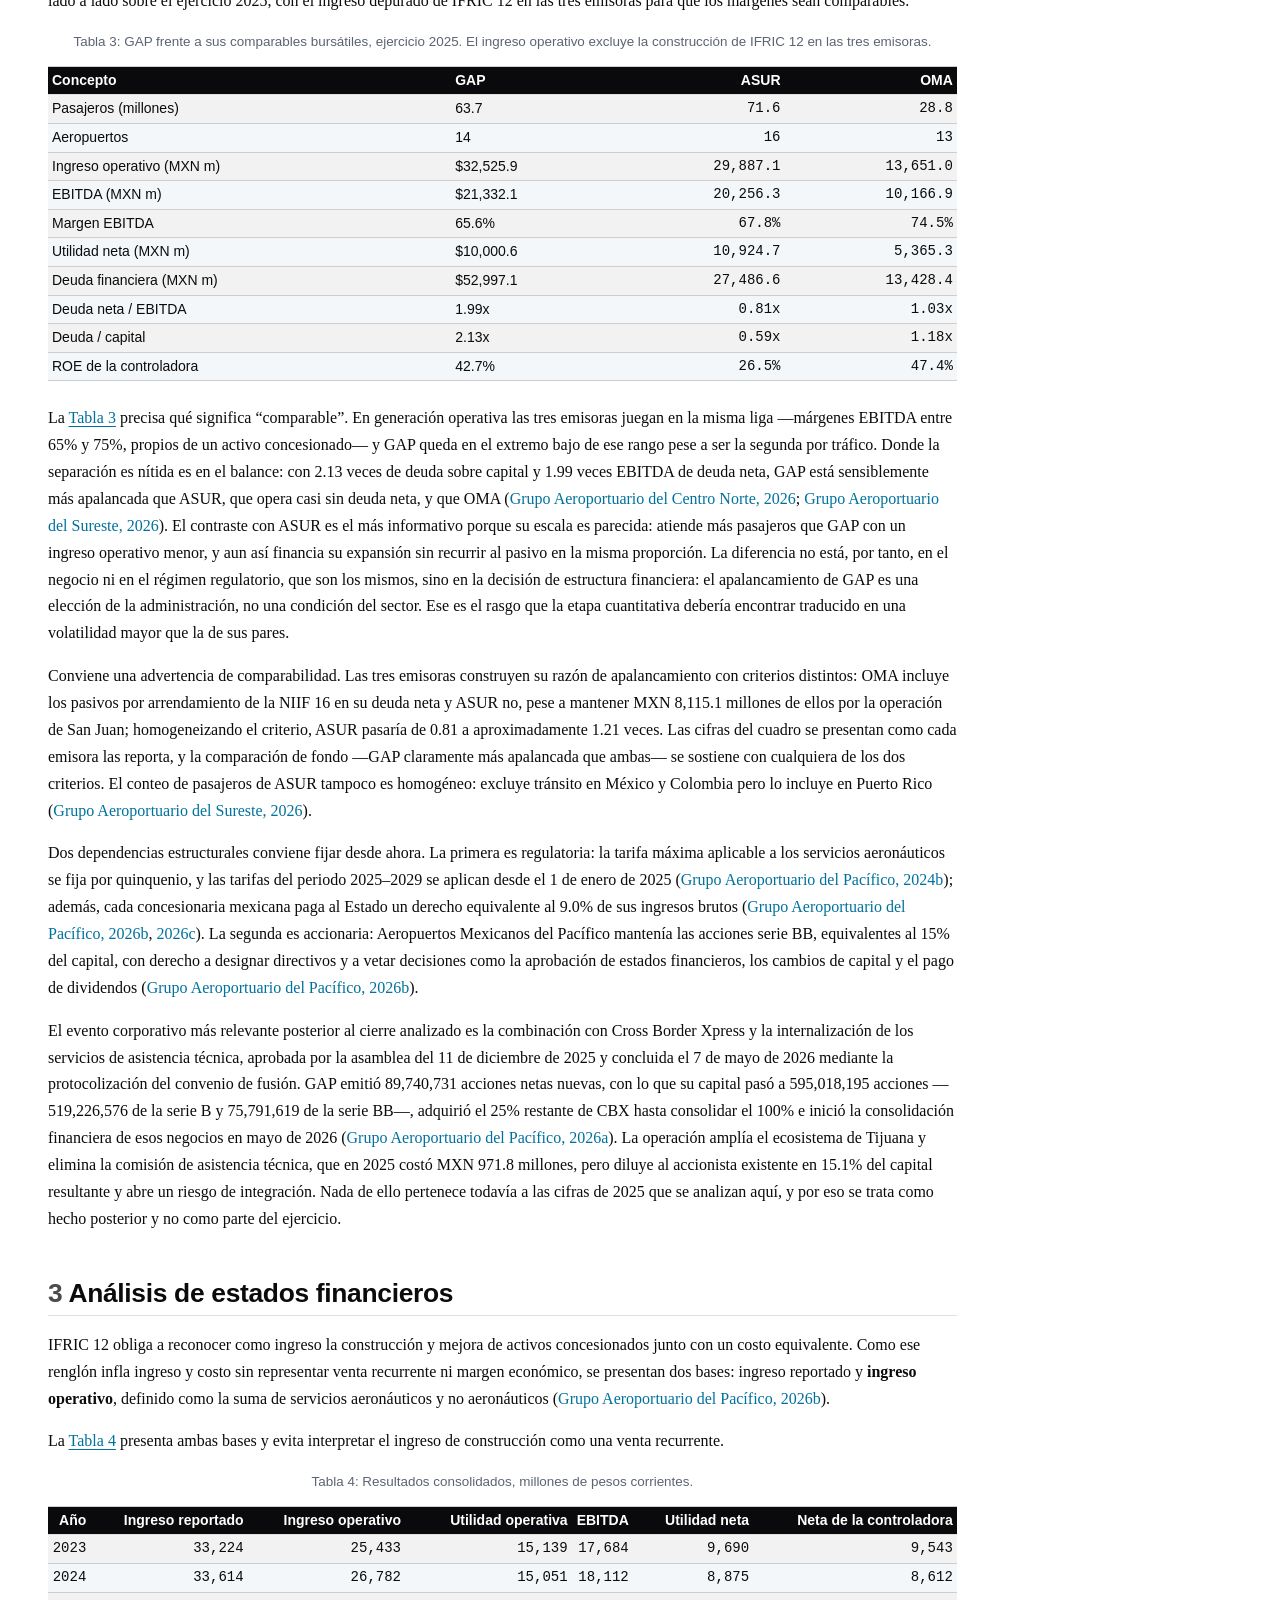
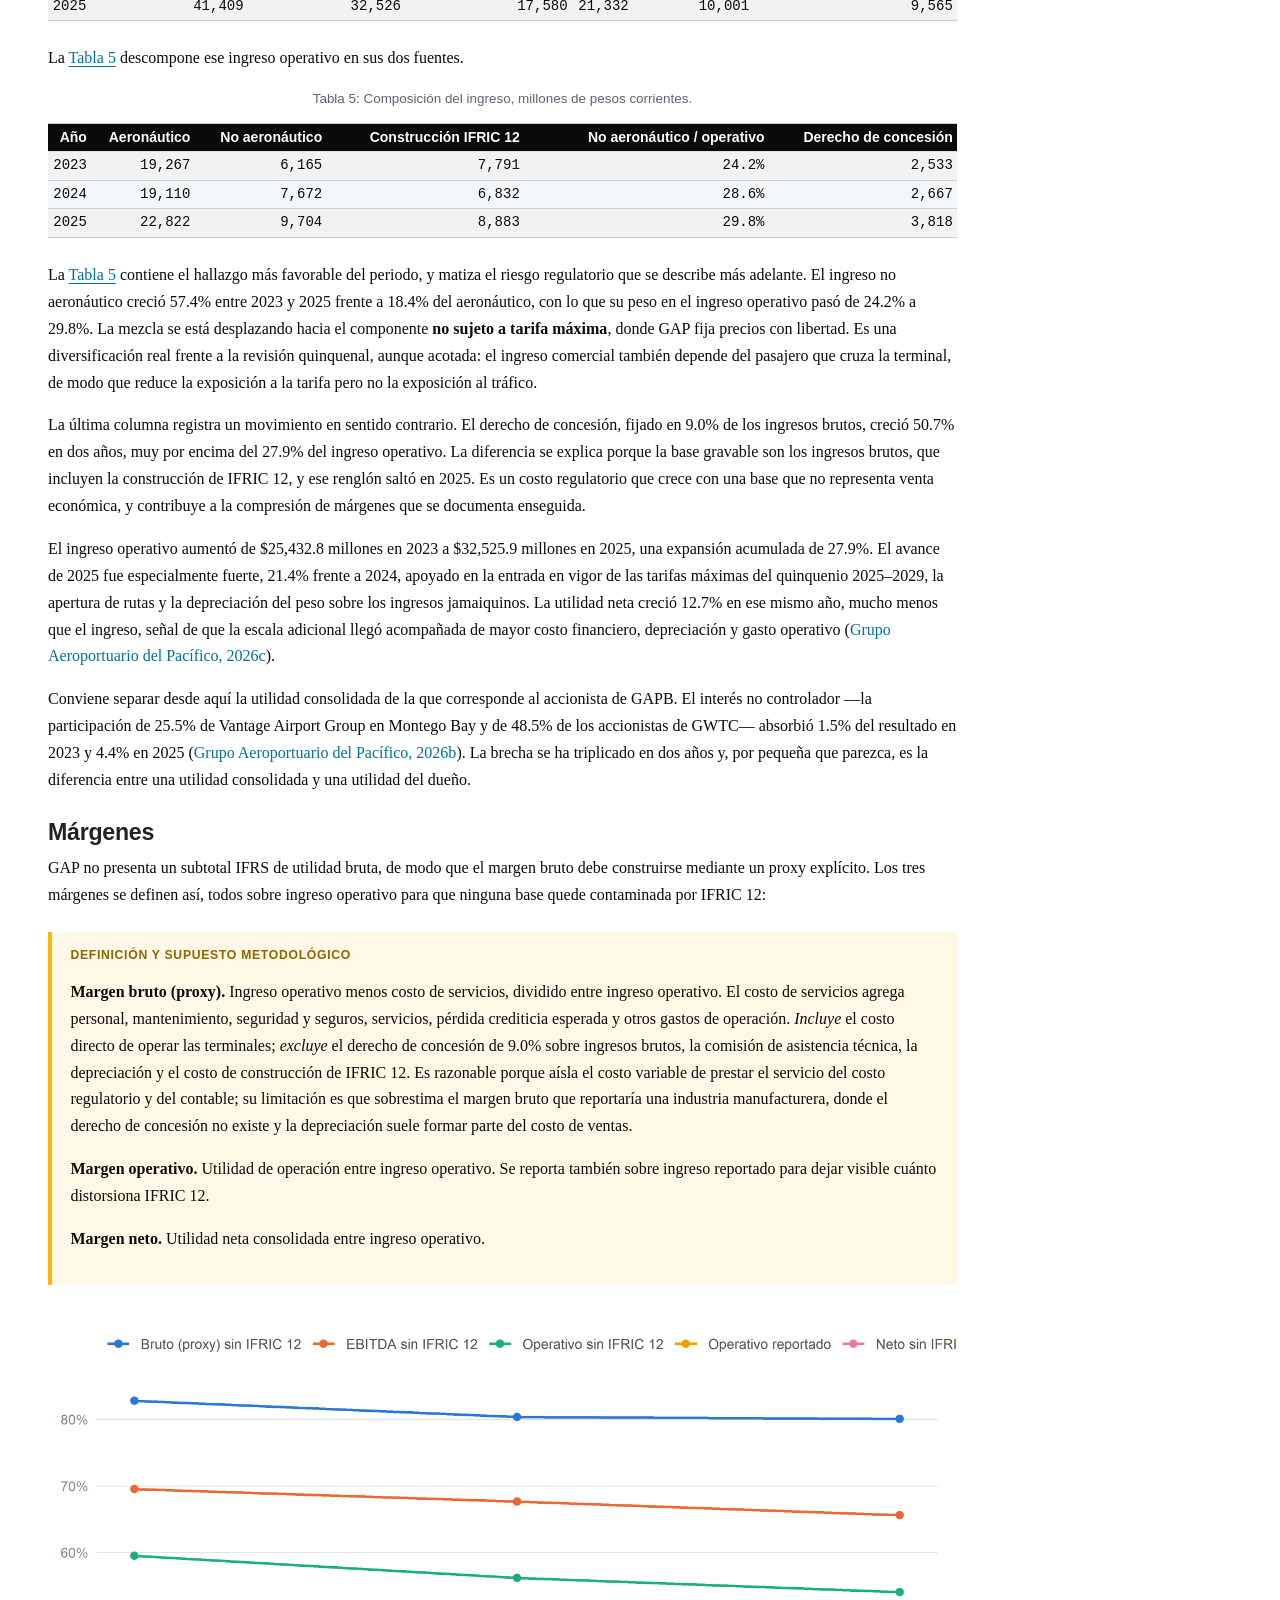
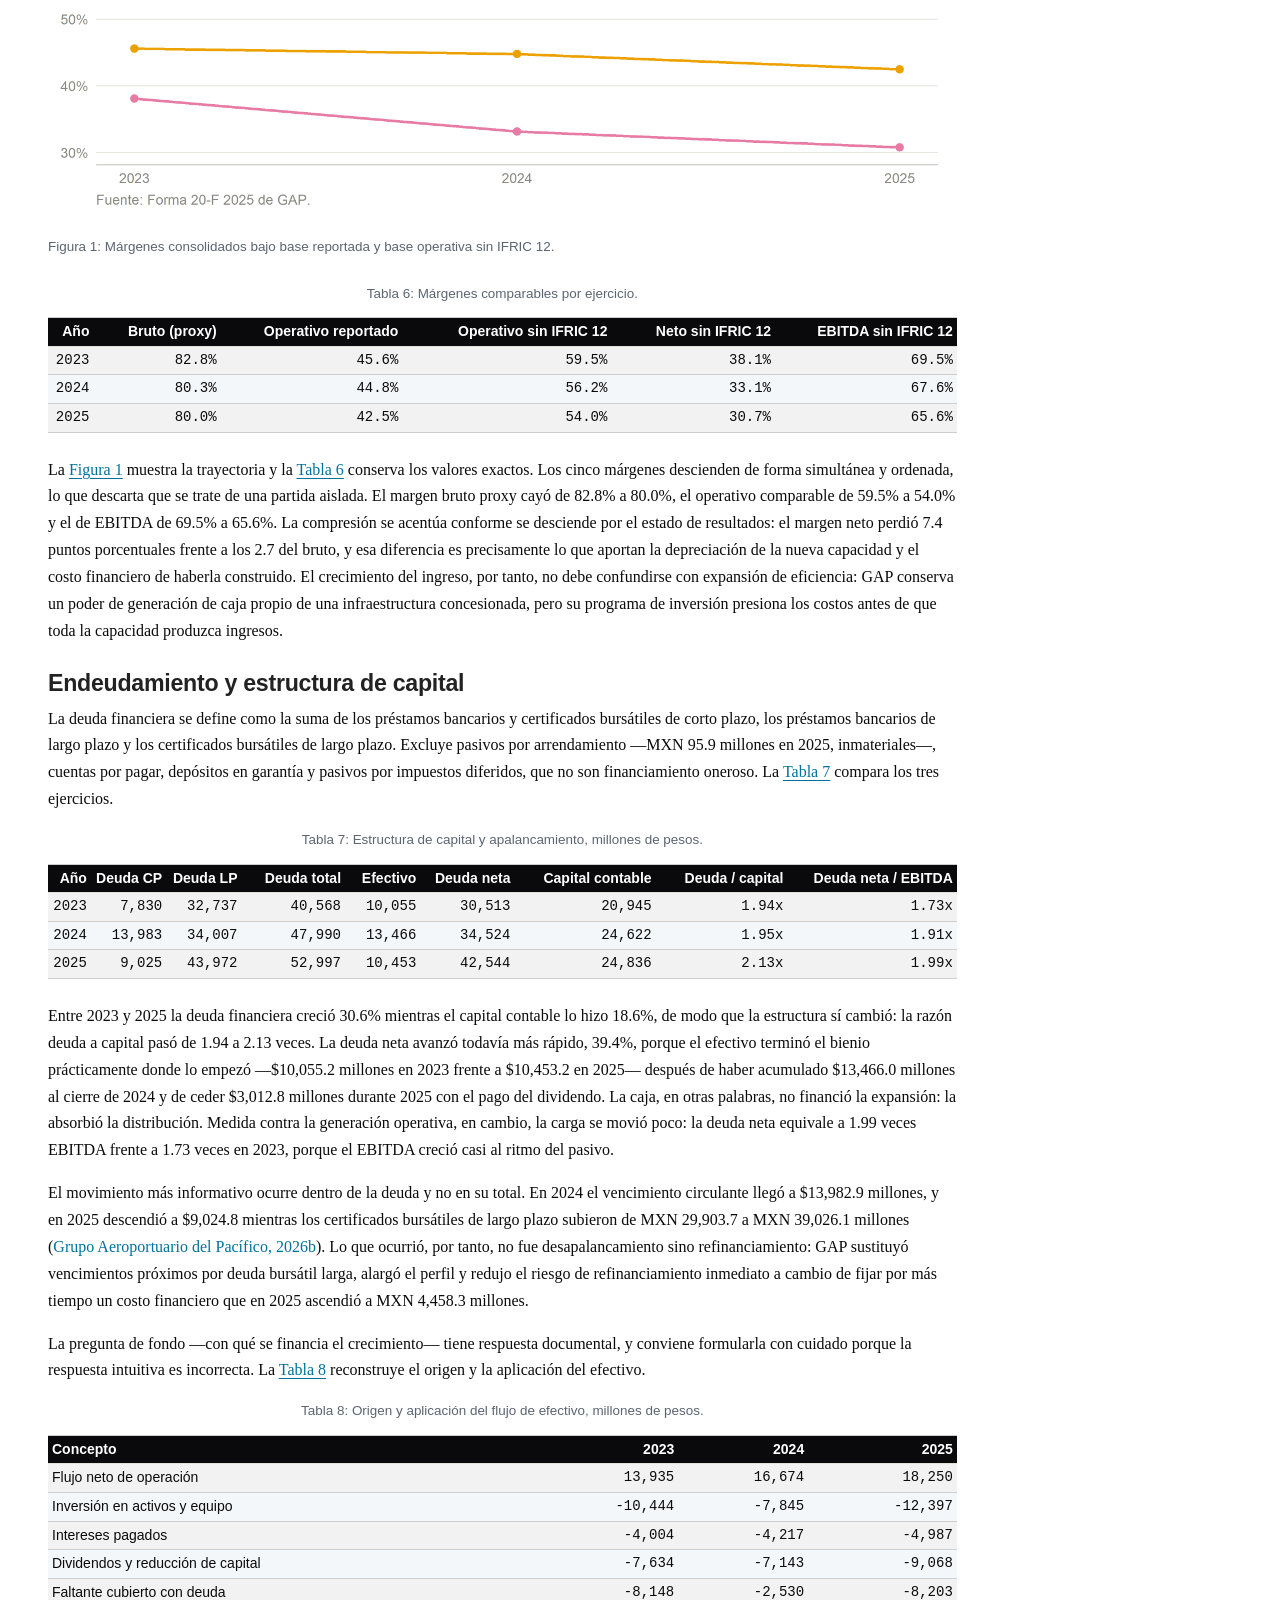
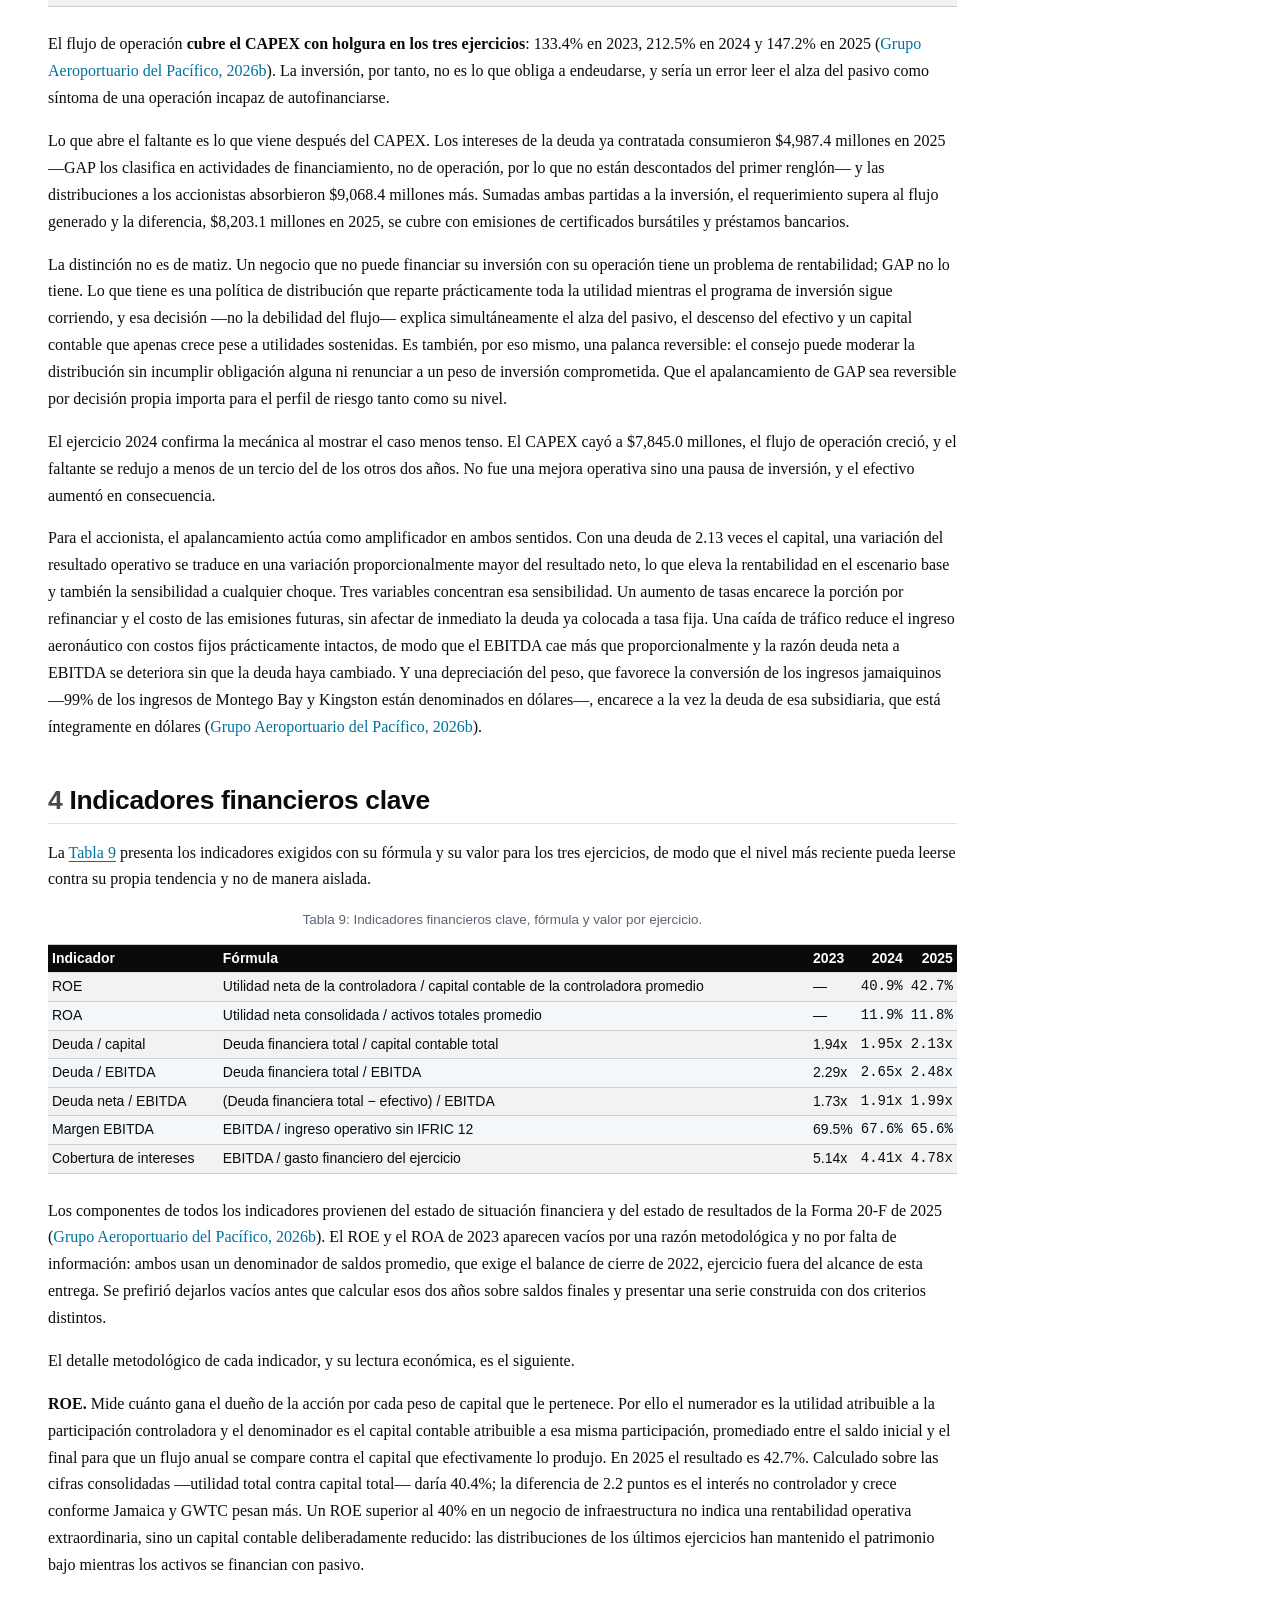
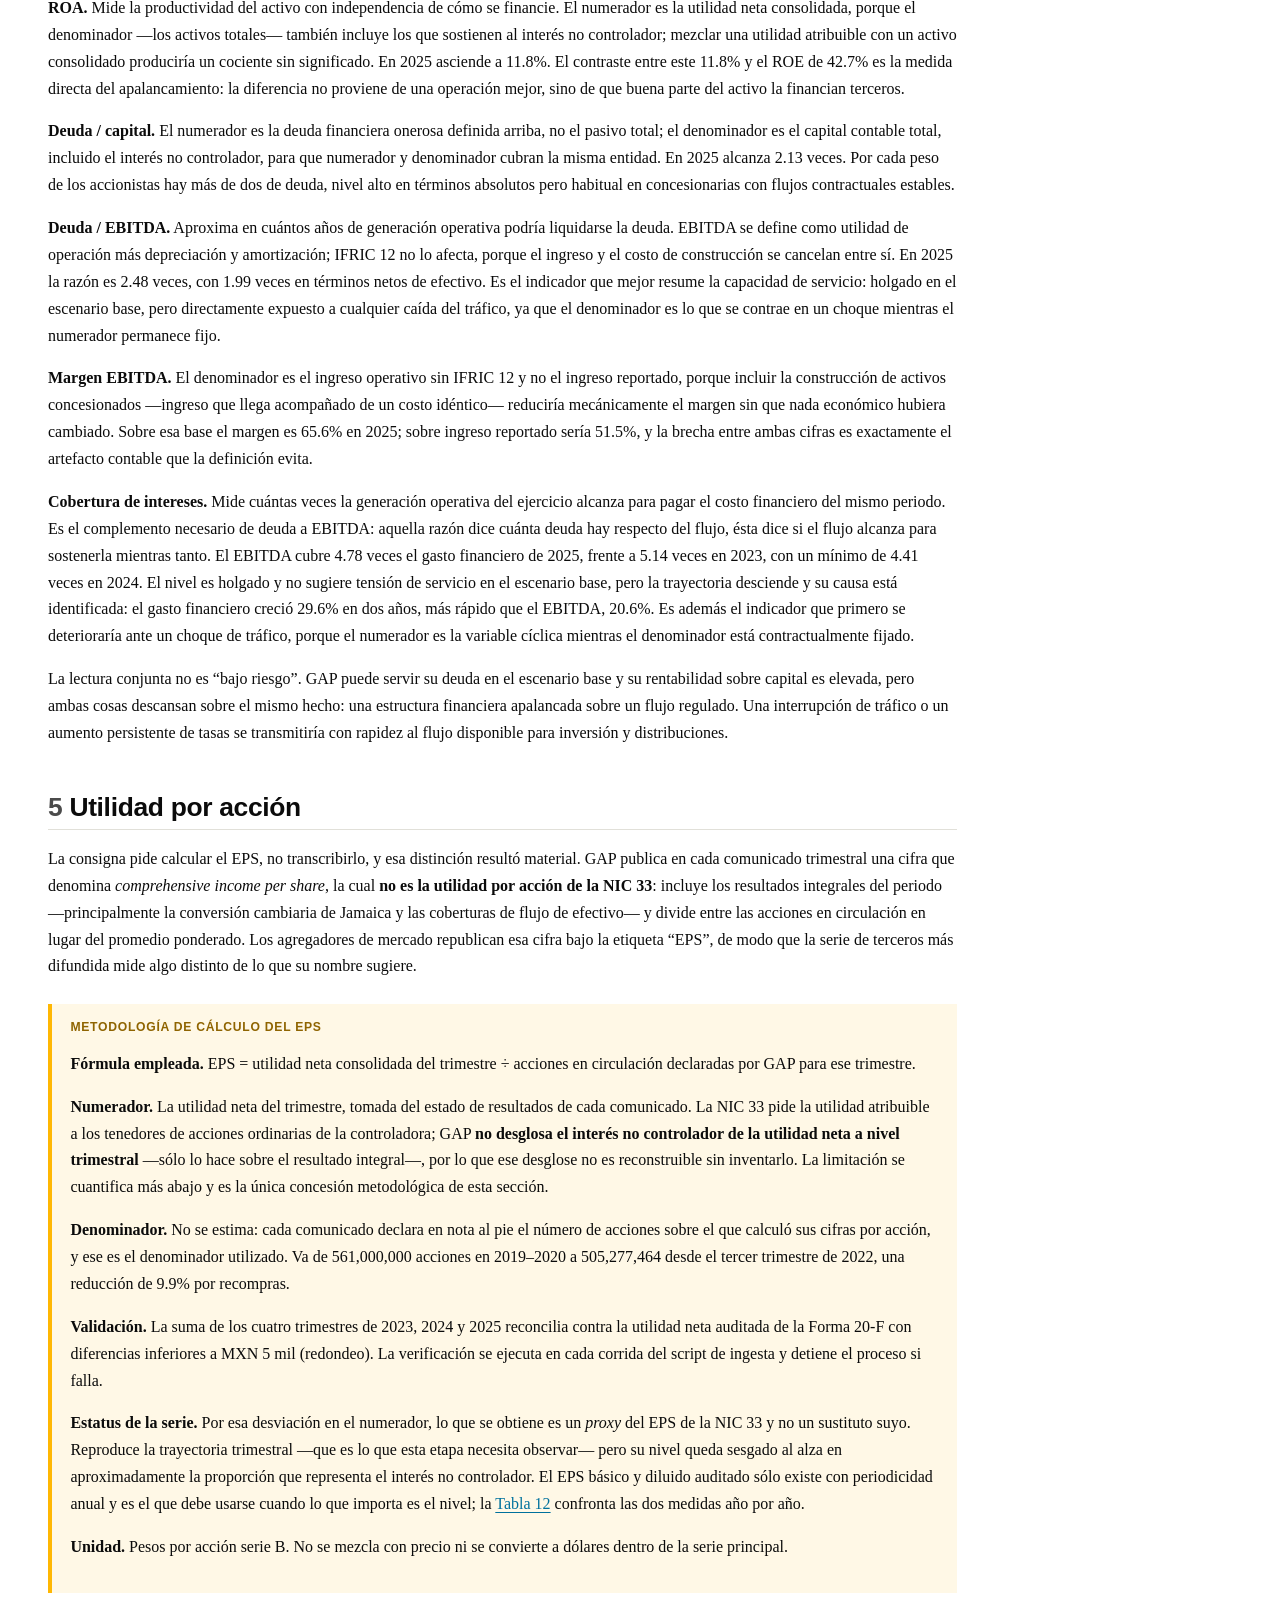
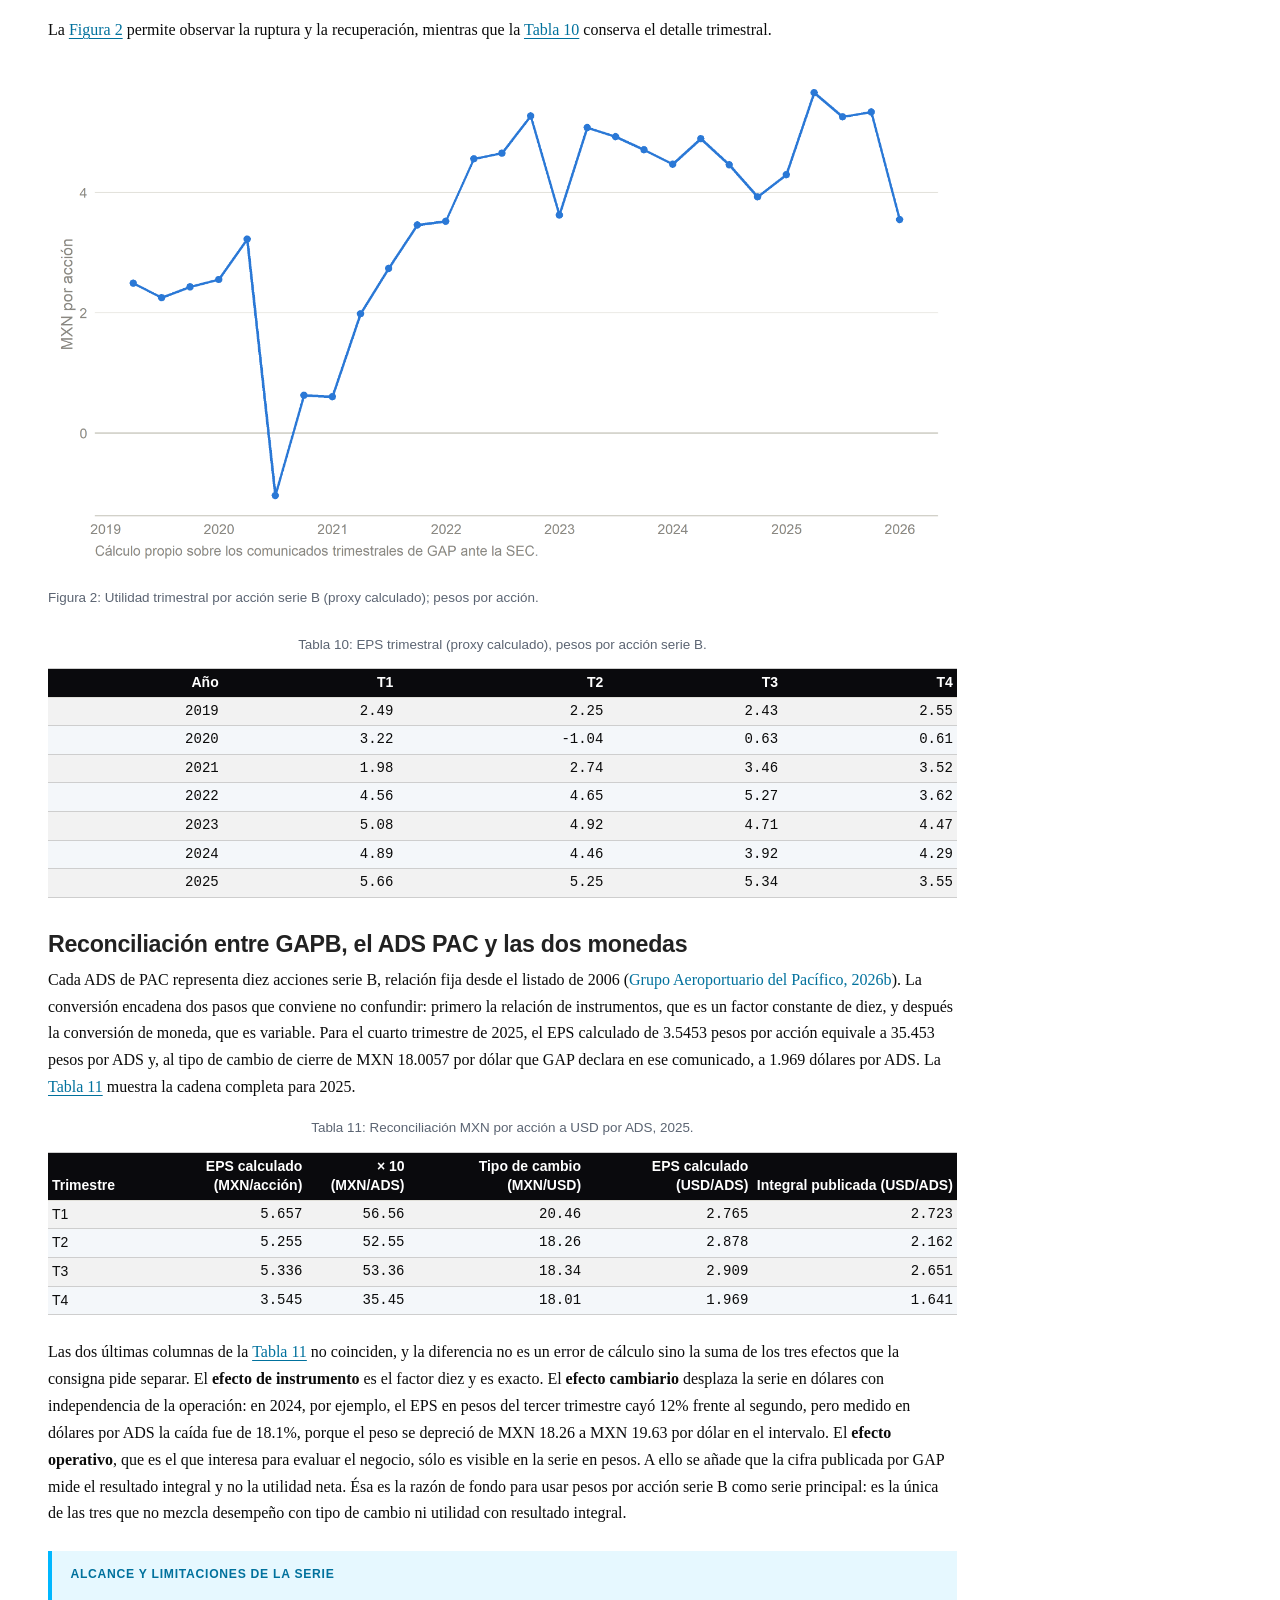
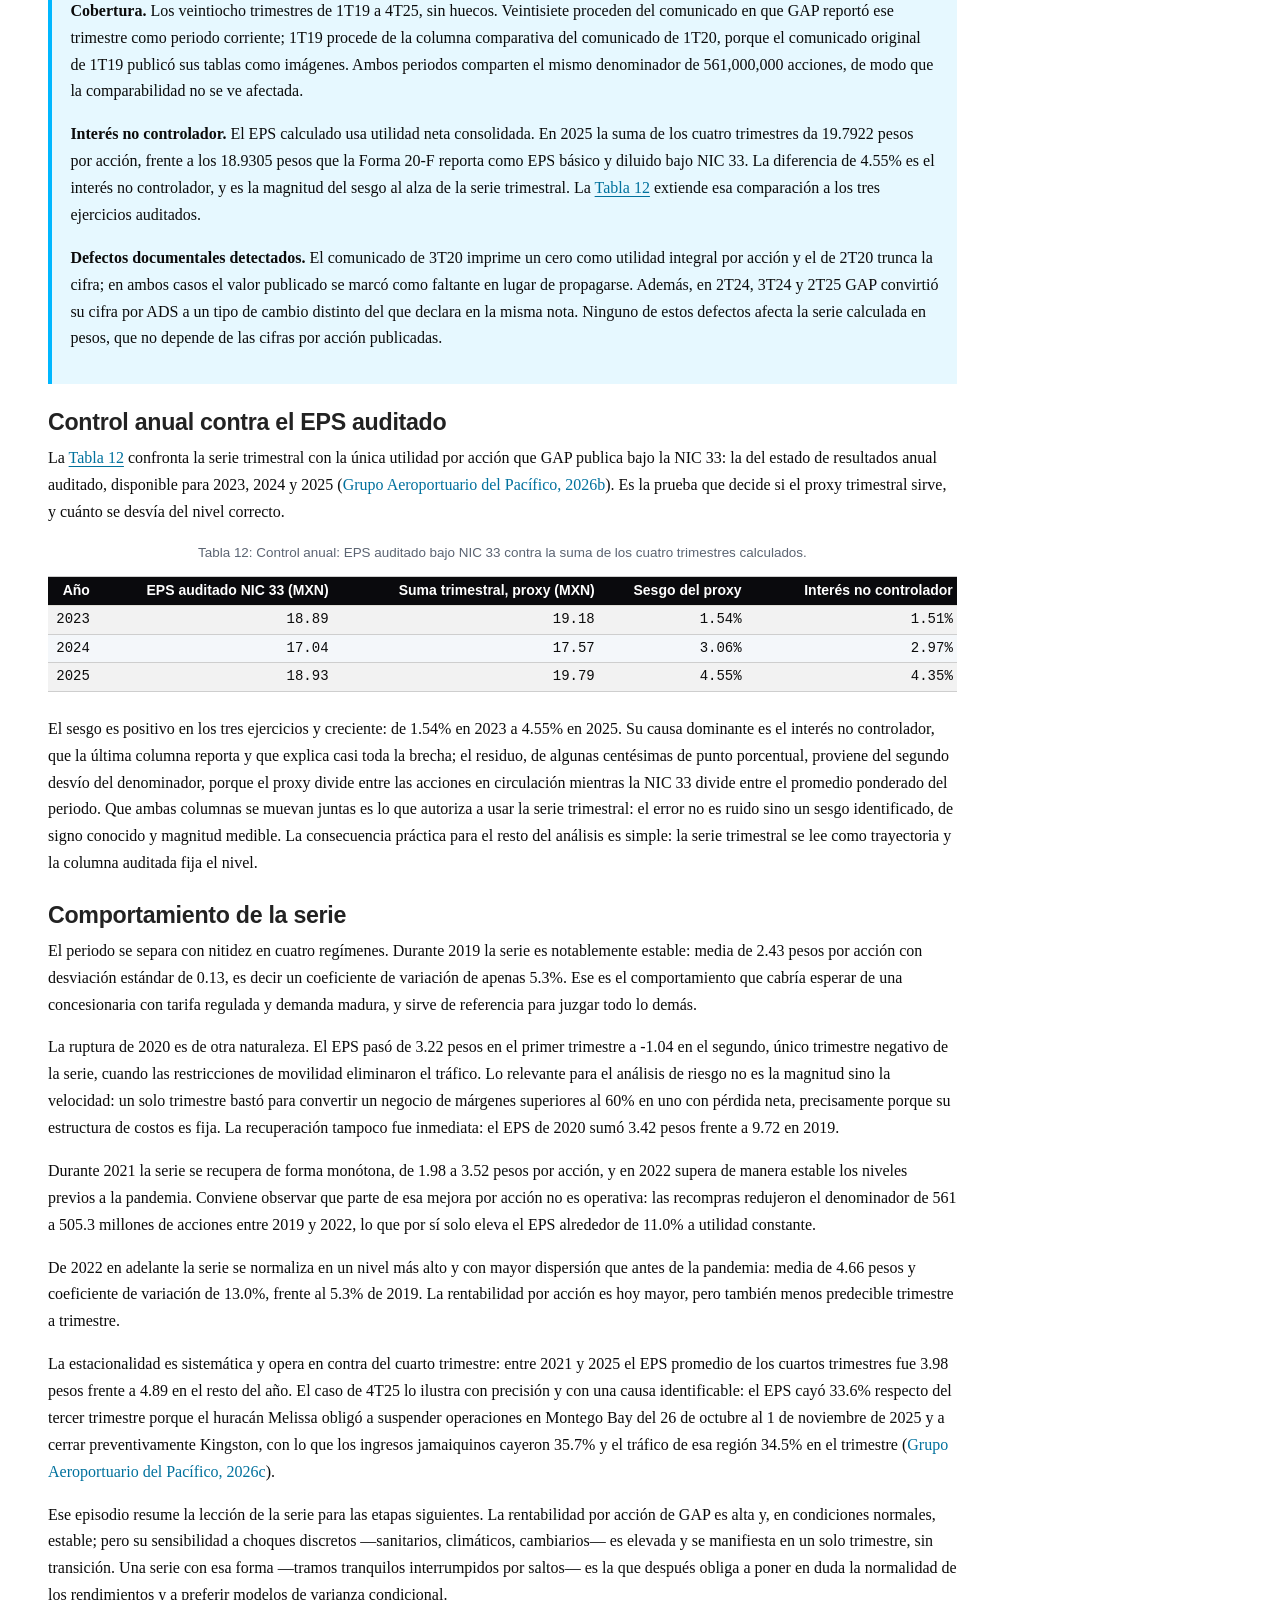
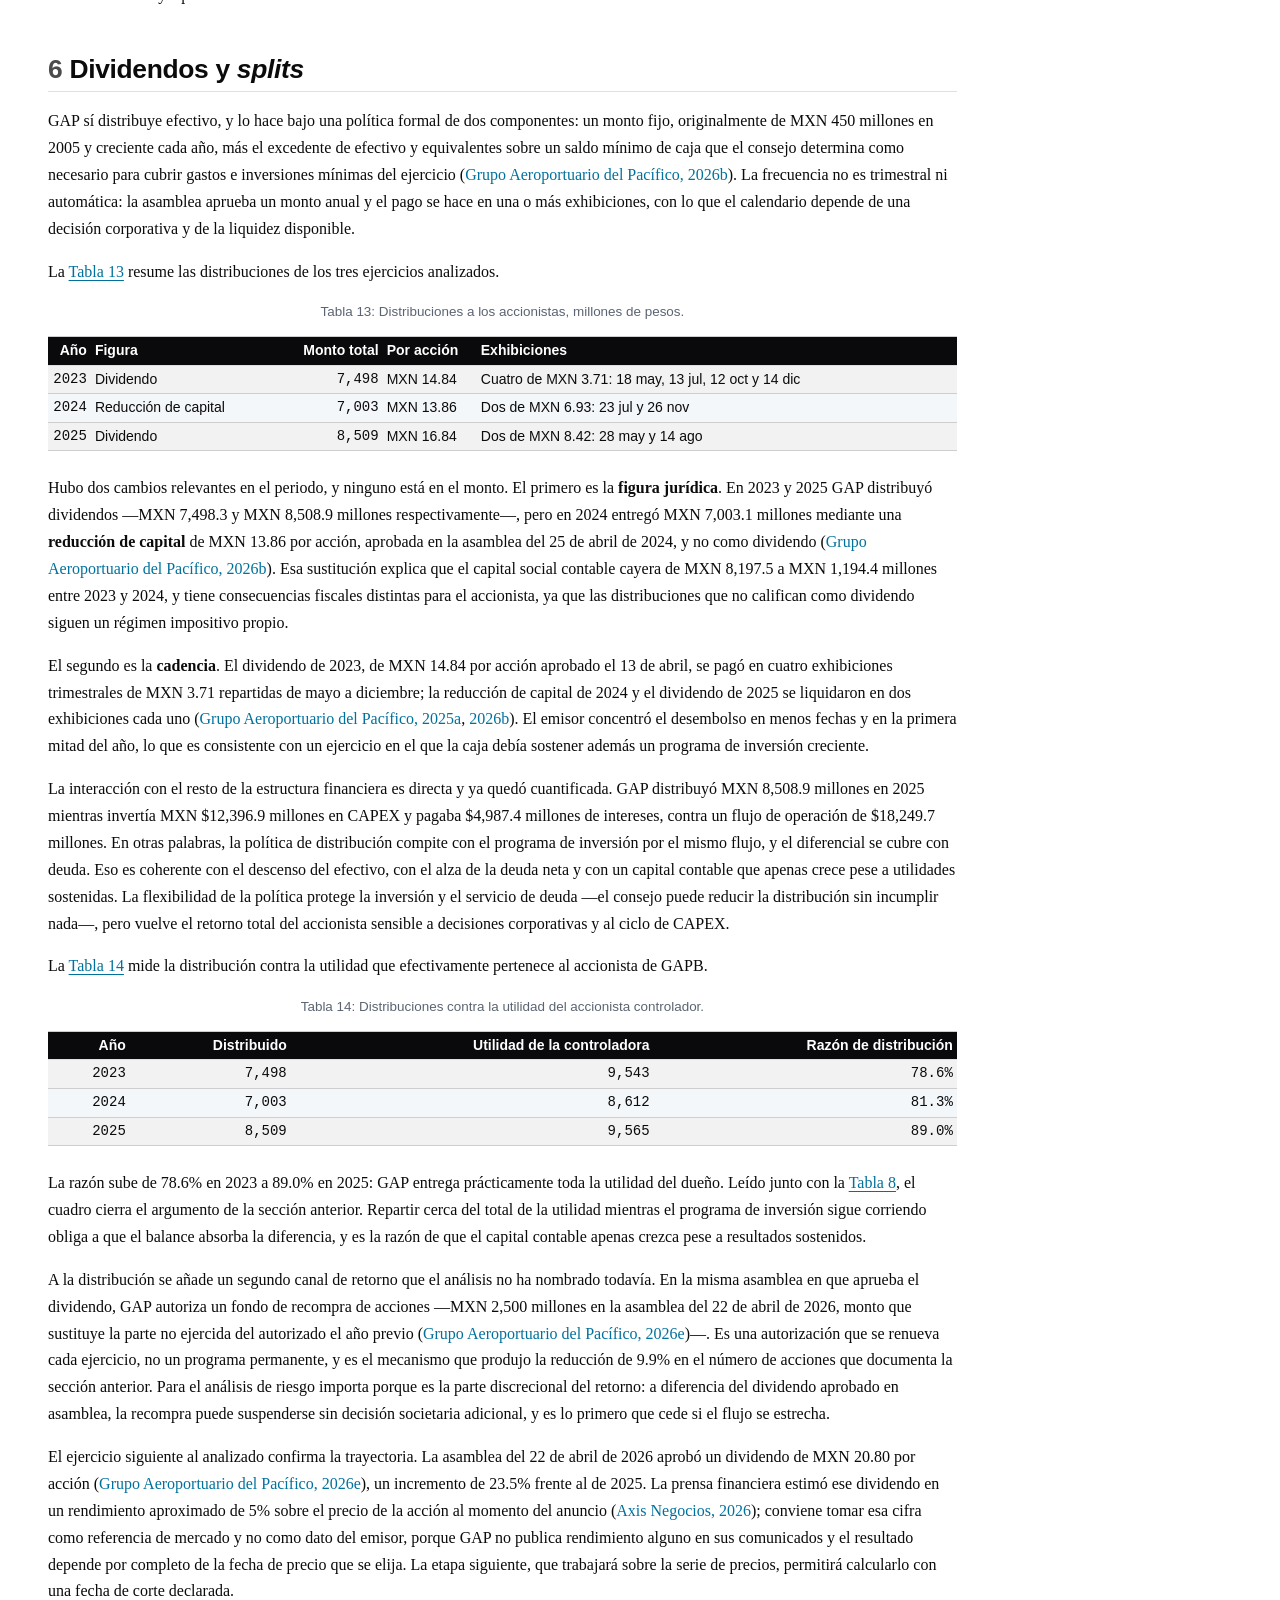
<file: docs/01-asset-profile.html>
<!DOCTYPE html>
<html xmlns="http://www.w3.org/1999/xhtml" lang="es" xml:lang="es"><head>

<meta charset="utf-8">
<meta name="generator" content="quarto-1.10.18">

<meta name="viewport" content="width=device-width, initial-scale=1.0, user-scalable=yes">

<meta name="author" content="Santiago Álvarez Tostado Estrada">
<meta name="author" content="Francisco Uriel Ledezma Chávez">
<meta name="author" content="Jorge Isaac López Ávila">
<meta name="author" content="Juan Pablo Morán Errejón">

<title>El activo y su negocio – Análisis de Riesgo · GAPB</title>
<style>
/* Default styles provided by pandoc.
** See https://pandoc.org/MANUAL.html#variables-for-html for config info.
*/
span.smallcaps{font-variant: small-caps;}
div.columns{display: flex; gap: 1.5em;}
div.column{flex: auto;}
@media screen {
div.columns{gap: min(4vw, 1.5em);}
div.column{overflow-x: auto;}
}
div.hanging-indent{margin-left: 1.5em; text-indent: -1.5em;}
ul.task-list{list-style: none;}
ul.task-list li input[type="checkbox"] {
  width: 0.8em;
  margin: 0 0.8em 0.2em -1em; /* quarto-specific, see https://github.com/quarto-dev/quarto-cli/issues/4556 */ 
  vertical-align: middle;
}
/* CSS for citations */
div.csl-bib-body { }
div.csl-entry {
  clear: both;
  margin-bottom: 0em;
}
.hanging-indent div.csl-entry {
  margin-left:2em;
  text-indent:-2em;
}
div.csl-left-margin {
  min-width:2em;
  float:left;
}
div.csl-right-inline {
  margin-left:2em;
  padding-left:1em;
}
div.csl-indent {
  margin-left: 2em;
}</style>


<script src="site_libs/quarto-nav/quarto-nav.js"></script>
<script src="site_libs/quarto-nav/headroom.min.js"></script>
<script src="site_libs/clipboard/clipboard.min.js"></script>
<script src="site_libs/quarto-search/autocomplete.umd.js"></script>
<script src="site_libs/quarto-search/fuse.min.js"></script>
<script src="site_libs/quarto-search/quarto-search.js"></script>
<meta name="quarto:offset" content="./">
<script src="site_libs/quarto-html/quarto.js" type="module"></script>
<script src="site_libs/quarto-html/tabsets/tabsets.js" type="module"></script>
<script src="site_libs/quarto-html/popper.min.js"></script>
<script src="site_libs/quarto-html/tippy.umd.min.js"></script>
<script src="site_libs/quarto-html/anchor.min.js"></script>
<link href="site_libs/quarto-html/tippy.css" rel="stylesheet">
<link href="site_libs/quarto-html/quarto-syntax-highlighting-bb6b7ff44b12c6be5ebe32cd498144c2.css" rel="stylesheet" id="quarto-text-highlighting-styles">
<script src="site_libs/bootstrap/bootstrap.min.js"></script>
<link href="site_libs/bootstrap/bootstrap-icons.css" rel="stylesheet">
<link href="site_libs/bootstrap/bootstrap-dd9eeb3a66d606a42fa7fa148d450bc2.min.css" rel="stylesheet" append-hash="true" id="quarto-bootstrap" data-mode="light">
<script id="quarto-search-options" type="application/json">{
  "location": "navbar",
  "copy-button": false,
  "collapse-after": 3,
  "panel-placement": "end",
  "type": "overlay",
  "limit": 50,
  "keyboard-shortcut": [
    "f",
    "/",
    "s"
  ],
  "show-item-context": false,
  "language": {
    "search-no-results-text": "No se han encontrado resultados",
    "search-matching-documents-text": "documentos encontrados",
    "search-copy-link-title": "Copiar el enlace en la búsqueda",
    "search-hide-matches-text": "Ocultar resultados adicionales",
    "search-more-match-text": "resultado adicional en este documento",
    "search-more-matches-text": "resultados adicionales en este documento",
    "search-clear-button-title": "Borrar",
    "search-text-placeholder": "",
    "search-detached-cancel-button-title": "Cancelar",
    "search-submit-button-title": "Enviar",
    "search-label": "Buscar"
  }
}</script>
<style>html{ scroll-behavior: smooth; }</style>


</head>

<body class="nav-fixed quarto-light">

<div id="quarto-search-results"></div>
  <header id="quarto-header" class="headroom fixed-top">
    <nav class="navbar navbar-expand-lg " data-bs-theme="dark">
      <div class="navbar-container container-fluid">
      <div class="navbar-brand-container mx-auto">
    <a class="navbar-brand" href="./index.html">
    <span class="navbar-title">Análisis de Riesgo · GAPB</span>
    </a>
  </div>
            <div id="quarto-search" class="" title="Buscar"></div>
          <button class="navbar-toggler" type="button" data-bs-toggle="collapse" data-bs-target="#navbarCollapse" aria-controls="navbarCollapse" role="menu" aria-expanded="false" aria-label="Navegación de palanca" onclick="if (window.quartoToggleHeadroom) { window.quartoToggleHeadroom(); }">
  <span class="navbar-toggler-icon"></span>
</button>
          <div class="collapse navbar-collapse" id="navbarCollapse">
            <ul class="navbar-nav navbar-nav-scroll me-auto">
  <li class="nav-item">
    <a class="nav-link" href="./index.html"> 
<span class="menu-text">Inicio</span></a>
  </li>  
  <li class="nav-item">
    <a class="nav-link active" href="./01-asset-profile.html" aria-current="page"> 
<span class="menu-text">01 · Activo</span></a>
  </li>  
  <li class="nav-item">
    <a class="nav-link" href="./02-price-history-events.html"> 
<span class="menu-text">02 · Precio y eventos</span></a>
  </li>  
  <li class="nav-item">
    <a class="nav-link" href="./03-returns-volatility-gbm.html"> 
<span class="menu-text">03 · Rendimientos</span></a>
  </li>  
  <li class="nav-item">
    <a class="nav-link" href="./04-variance-models.html"> 
<span class="menu-text">04 · Volatilidad</span></a>
  </li>  
  <li class="nav-item">
    <a class="nav-link" href="./05-value-at-risk.html"> 
<span class="menu-text">05 · VaR</span></a>
  </li>  
</ul>
            <ul class="navbar-nav navbar-nav-scroll ms-auto">
  <li class="nav-item compact">
    <a class="nav-link" href="https://github.com/Urielledezma/GAPB-Risk-Analysis"> <i class="bi bi-github" role="img" aria-label="Repositorio en GitHub">
</i> 
<span class="menu-text"></span></a>
  </li>  
</ul>
          </div> <!-- /navcollapse -->
            <div class="quarto-navbar-tools">
</div>
      </div> <!-- /container-fluid -->
    </nav>
</header>
<!-- content -->
<div id="quarto-content" class="quarto-container page-columns page-rows-contents page-layout-article page-navbar">
<!-- sidebar -->
<!-- margin-sidebar -->
    <div id="quarto-margin-sidebar" class="sidebar margin-sidebar">
        <nav id="TOC" role="doc-toc" class="toc-active">
    <h2 id="toc-title">En esta página</h2>
   
  <ul>
  <li><a href="#introducción" id="toc-introducción" class="nav-link active" data-scroll-target="#introducción"><span class="header-section-number">1</span> Introducción</a></li>
  <li><a href="#descripción-general-del-activo-y-del-negocio" id="toc-descripción-general-del-activo-y-del-negocio" class="nav-link" data-scroll-target="#descripción-general-del-activo-y-del-negocio"><span class="header-section-number">2</span> Descripción general del activo y del negocio</a></li>
  <li><a href="#análisis-de-estados-financieros" id="toc-análisis-de-estados-financieros" class="nav-link" data-scroll-target="#análisis-de-estados-financieros"><span class="header-section-number">3</span> Análisis de estados financieros</a>
  <ul class="collapse">
  <li><a href="#márgenes" id="toc-márgenes" class="nav-link" data-scroll-target="#márgenes">Márgenes</a></li>
  <li><a href="#endeudamiento-y-estructura-de-capital" id="toc-endeudamiento-y-estructura-de-capital" class="nav-link" data-scroll-target="#endeudamiento-y-estructura-de-capital">Endeudamiento y estructura de capital</a></li>
  </ul></li>
  <li><a href="#indicadores-financieros-clave" id="toc-indicadores-financieros-clave" class="nav-link" data-scroll-target="#indicadores-financieros-clave"><span class="header-section-number">4</span> Indicadores financieros clave</a></li>
  <li><a href="#utilidad-por-acción" id="toc-utilidad-por-acción" class="nav-link" data-scroll-target="#utilidad-por-acción"><span class="header-section-number">5</span> Utilidad por acción</a>
  <ul class="collapse">
  <li><a href="#reconciliación-entre-gapb-el-ads-pac-y-las-dos-monedas" id="toc-reconciliación-entre-gapb-el-ads-pac-y-las-dos-monedas" class="nav-link" data-scroll-target="#reconciliación-entre-gapb-el-ads-pac-y-las-dos-monedas">Reconciliación entre GAPB, el ADS PAC y las dos monedas</a></li>
  <li><a href="#control-anual-contra-el-eps-auditado" id="toc-control-anual-contra-el-eps-auditado" class="nav-link" data-scroll-target="#control-anual-contra-el-eps-auditado">Control anual contra el EPS auditado</a></li>
  <li><a href="#comportamiento-de-la-serie" id="toc-comportamiento-de-la-serie" class="nav-link" data-scroll-target="#comportamiento-de-la-serie">Comportamiento de la serie</a></li>
  </ul></li>
  <li><a href="#dividendos-y-splits" id="toc-dividendos-y-splits" class="nav-link" data-scroll-target="#dividendos-y-splits"><span class="header-section-number">6</span> Dividendos y <em>splits</em></a></li>
  <li><a href="#identificación-de-riesgos" id="toc-identificación-de-riesgos" class="nav-link" data-scroll-target="#identificación-de-riesgos"><span class="header-section-number">7</span> Identificación de riesgos</a>
  <ul class="collapse">
  <li><a href="#riesgos-operativos" id="toc-riesgos-operativos" class="nav-link" data-scroll-target="#riesgos-operativos">Riesgos operativos</a></li>
  <li><a href="#riesgos-macroeconómicos" id="toc-riesgos-macroeconómicos" class="nav-link" data-scroll-target="#riesgos-macroeconómicos">Riesgos macroeconómicos</a></li>
  <li><a href="#riesgos-financieros" id="toc-riesgos-financieros" class="nav-link" data-scroll-target="#riesgos-financieros">Riesgos financieros</a></li>
  <li><a href="#riesgos-regulatorios-y-concesionarios" id="toc-riesgos-regulatorios-y-concesionarios" class="nav-link" data-scroll-target="#riesgos-regulatorios-y-concesionarios">Riesgos regulatorios y concesionarios</a></li>
  </ul></li>
  <li><a href="#conclusión" id="toc-conclusión" class="nav-link" data-scroll-target="#conclusión"><span class="header-section-number">8</span> Conclusión</a></li>
  <li><a href="#referencias" id="toc-referencias" class="nav-link" data-scroll-target="#referencias"><span class="header-section-number">9</span> Referencias</a></li>
  </ul>
<div class="toc-actions"><ul><li><a href="https://github.com/Urielledezma/GAPB-Risk-Analysis/blob/main/reports/01-asset-profile.qmd" class="toc-action"><i class="bi bi-github"></i>Ver el código</a></li></ul></div></nav>
    </div>
<!-- main -->
<main class="content" id="quarto-document-content">

<header id="title-block-header" class="quarto-title-block default">
<div class="quarto-title">
<h1 class="title">El activo y su negocio</h1>
<p class="subtitle lead">Grupo Aeroportuario del Pacífico · BMV: GAPB</p>
</div>



<div class="quarto-title-meta">

    <div>
    <div class="quarto-title-meta-heading">Autores/as</div>
    <div class="quarto-title-meta-contents">
             <p>Santiago Álvarez Tostado Estrada </p>
             <p>Francisco Uriel Ledezma Chávez </p>
             <p>Jorge Isaac López Ávila </p>
             <p>Juan Pablo Morán Errejón </p>
          </div>
  </div>
    
    <div>
    <div class="quarto-title-meta-heading">Fecha de publicación</div>
    <div class="quarto-title-meta-contents">
      <p class="date">10 de septiembre de 2026</p>
    </div>
  </div>
  
    
  </div>
  


</header>


<dl class="report-meta" aria-label="Ficha técnica del reporte">
<div>
<dt>
Fuente de datos
</dt>
<dd>
Reportes de GAP ante la SEC: Forma 20-F 2025 y 28 comunicados trimestrales
</dd>
</div>
<div>
<dt>
Corte financiero
</dt>
<dd>
31 de diciembre de 2025
</dd>
</div>
<div>
<dt>
Moneda
</dt>
<dd>
MXN millones; EPS en MXN por acción serie B
</dd>
</div>
<div>
<dt>
Periodo cubierto
</dt>
<dd>
Estados 2023–2025; EPS 1T19–4T25; tráfico 2024–2025
</dd>
</div>
</dl>
<section id="introducción" class="level2" data-number="1">
<h2 data-number="1" class="anchored" data-anchor-id="introducción"><span class="header-section-number">1</span> Introducción</h2>
<p>Esta primera etapa caracteriza a Grupo Aeroportuario del Pacífico, S.A.B. de C.V. (GAP) antes de modelar el riesgo de mercado de su acción serie B. El análisis combina la estructura económica del negocio con resultados consolidados de 2023 a 2025, indicadores de rentabilidad y apalancamiento, utilidad trimestral por acción y política de distribuciones. La lectura conjunta muestra una concesionaria con alta generación operativa y crecimiento, aunque expuesta a regulación tarifaria, tráfico aéreo, deuda y grandes compromisos de inversión. El análisis se contrasta además con ASUR y OMA, las dos concesionarias comparables del mercado mexicano, para separar lo que corresponde al sector de lo que corresponde a las decisiones financieras de este emisor en particular.</p>
<div class="callout callout-style-default callout-note callout-titled" title="Criterio de fuentes">
<div class="callout-header d-flex align-content-center">
<div class="callout-icon-container">
<i class="callout-icon"></i>
</div>
<div class="callout-title-container flex-fill">
<span class="screen-reader-only">Nota</span>Criterio de fuentes
</div>
</div>
<div class="callout-body-container callout-body">
<p>ITESO confirmó que la licencia institucional de FactSet no incluye acceso por API. El repositorio acepta exportaciones manuales de FactSet en <code>data/raw/factset/manual/</code> y las conserva fuera de Git; en su ausencia, cada cifra de este reporte se reconstruye desde el documento primario que la publica. Los estados anuales provienen de la Forma 20-F de 2025 <span class="citation" data-cites="gap20f2025">(<a href="#ref-gap20f2025" role="doc-biblioref">Grupo Aeroportuario del Pacífico, 2026b</a>)</span>, que presenta 2023, 2024 y 2025 sobre una misma base contable, y la serie trimestral proviene de los veintiocho comunicados de resultados que GAP presentó ante la SEC entre 2019 y 2026. El manifiesto <code>config/filings.yml</code> registra qué documento sustenta cada periodo y <code>analysis/06_ingest_gap_filings.R</code> reconstruye ambos conjuntos de datos; el informe nunca consulta una API durante el renderizado.</p>
<p>Tres bloques de cifras quedan fuera de ese pipeline y se transcriben directamente del documento que las publica, por lo que llevan su fuente señalada en el propio chunk: el estado de flujos de efectivo y el desglose de ingreso, costo y resultado financiero, tomados de los estados financieros en XBRL de la misma Forma 20-F; el tráfico por aeropuerto, tomado del comunicado de diciembre de 2025 <span class="citation" data-cites="gaptraffic2025dec">(<a href="#ref-gaptraffic2025dec" role="doc-biblioref">Grupo Aeroportuario del Pacífico, 2026d</a>)</span>; y las cifras de ASUR y OMA, tomadas de sus respectivas Formas 20-F de 2025 <span class="citation" data-cites="asur20f2025 oma20f2025">(<a href="#ref-oma20f2025" role="doc-biblioref">Grupo Aeroportuario del Centro Norte, 2026</a>; <a href="#ref-asur20f2025" role="doc-biblioref">Grupo Aeroportuario del Sureste, 2026</a>)</span>. Ninguna de ellas se recalcula.</p>
</div>
</div>
</section>
<section id="descripción-general-del-activo-y-del-negocio" class="level2" data-number="2">
<h2 data-number="2" class="anchored" data-anchor-id="descripción-general-del-activo-y-del-negocio"><span class="header-section-number">2</span> Descripción general del activo y del negocio</h2>
<p>GAP administra infraestructura aeroportuaria bajo concesión y su negocio consiste en cobrar por el uso de un espacio que no puede replicarse ni trasladarse. Opera doce aeropuertos en el occidente y noroeste de México —entre ellos Guadalajara, Tijuana, Puerto Vallarta, Los Cabos, La Paz y Manzanillo— y los aeropuertos de Montego Bay y Kingston en Jamaica. La sociedad surgió del proceso de privatización aeroportuaria de 1998, cotiza desde febrero de 2006 en la Bolsa Mexicana de Valores mediante GAPB y en Nueva York mediante el ADS PAC, incorporó Montego Bay en 2015 mediante la compra de la sociedad controladora de MBJ Airports y tomó el control de Kingston en octubre de 2019 <span class="citation" data-cites="gap20f2025 gapcbx2026">(<a href="#ref-gap20f2025" role="doc-biblioref">Grupo Aeroportuario del Pacífico, 2026b</a>, <a href="#ref-gapcbx2026" role="doc-biblioref">2026a</a>)</span>.</p>
<p>El origen conviene precisarlo porque fija la escala del sector. El proceso de 1998 no privatizó la totalidad de la red estatal: de los aeropuertos que administraba Aeropuertos y Servicios Auxiliares, <strong>treinta y cinco</strong> se repartieron en cuatro grupos —GAP con doce, OMA con trece, ASUR con nueve y el Aeropuerto Internacional de la Ciudad de México aparte— <span class="citation" data-cites="gapquienes2025">(<a href="#ref-gapquienes2025" role="doc-biblioref">Grupo Aeroportuario del Pacífico, 2025b</a>)</span>. Los derechos de la concesión mexicana entraron en vigor el 1 de noviembre de 1998 por un plazo de cincuenta años <span class="citation" data-cites="gapconcesion1998">(<a href="#ref-gapconcesion1998" role="doc-biblioref">Grupo Aeroportuario del Pacífico, 2006</a>)</span>, de donde procede el vencimiento de 2048. El domicilio social de la sociedad está en Guadalajara, Jalisco <span class="citation" data-cites="gap20f2025">(<a href="#ref-gap20f2025" role="doc-biblioref">Grupo Aeroportuario del Pacífico, 2026b</a>)</span>.</p>
<p>La red no es homogénea, y su composición es la primera fuente de riesgo del activo. La <a href="#tbl-airports" class="quarto-xref">Tabla&nbsp;1</a> desagrega el tráfico terminal de 2025 por aeropuerto.</p>
<div class="cell" data-layout-align="center">
<div id="tbl-airports" class="cell quarto-float quarto-figure quarto-figure-center anchored" data-layout-align="center">
<figure class="quarto-float quarto-float-tbl figure">
<figcaption class="quarto-float-caption-top quarto-float-caption quarto-float-tbl" id="tbl-airports-caption-0ceaefa1-69ba-4598-a22c-09a6ac19f8ca">
Tabla&nbsp;1: Red de aeropuertos: pasajeros terminales en miles y vencimiento de la concesión.
</figcaption>
<div aria-describedby="tbl-airports-caption-0ceaefa1-69ba-4598-a22c-09a6ac19f8ca">
<div class="cell-output-display">
<table class="cell caption-top table table-sm table-striped small">
<colgroup>
<col style="width: 20%">
<col style="width: 21%">
<col style="width: 9%">
<col style="width: 9%">
<col style="width: 11%">
<col style="width: 13%">
<col style="width: 13%">
</colgroup>
<thead>
<tr class="header">
<th style="text-align: left;">Aeropuerto</th>
<th style="text-align: left;">Plaza</th>
<th style="text-align: right;">Pax 2025</th>
<th style="text-align: right;">Pax 2024</th>
<th style="text-align: right;">Var. anual</th>
<th style="text-align: right;">% de la red</th>
<th style="text-align: left;">Vencimiento</th>
</tr>
</thead>
<tbody>
<tr class="odd">
<td style="text-align: left;">Guadalajara</td>
<td style="text-align: left;">Jalisco</td>
<td style="text-align: right;">18,696.6</td>
<td style="text-align: right;">17,848.7</td>
<td style="text-align: right;">4.8%</td>
<td style="text-align: right;">29.4%</td>
<td style="text-align: left;">2048</td>
</tr>
<tr class="even">
<td style="text-align: left;">Tijuana</td>
<td style="text-align: left;">Baja California</td>
<td style="text-align: right;">12,650.0</td>
<td style="text-align: right;">12,545.8</td>
<td style="text-align: right;">0.8%</td>
<td style="text-align: right;">19.9%</td>
<td style="text-align: left;">2048</td>
</tr>
<tr class="odd">
<td style="text-align: left;">Los Cabos</td>
<td style="text-align: left;">Baja California Sur</td>
<td style="text-align: right;">7,529.9</td>
<td style="text-align: right;">7,488.1</td>
<td style="text-align: right;">0.6%</td>
<td style="text-align: right;">11.8%</td>
<td style="text-align: left;">2048</td>
</tr>
<tr class="even">
<td style="text-align: left;">Puerto Vallarta</td>
<td style="text-align: left;">Jalisco</td>
<td style="text-align: right;">6,947.7</td>
<td style="text-align: right;">6,803.5</td>
<td style="text-align: right;">2.1%</td>
<td style="text-align: right;">10.9%</td>
<td style="text-align: left;">2048</td>
</tr>
<tr class="odd">
<td style="text-align: left;">Montego Bay</td>
<td style="text-align: left;">Jamaica</td>
<td style="text-align: right;">4,469.1</td>
<td style="text-align: right;">5,057.1</td>
<td style="text-align: right;">-11.6%</td>
<td style="text-align: right;">7.0%</td>
<td style="text-align: left;">mar-2034</td>
</tr>
<tr class="even">
<td style="text-align: left;">Guanajuato (Bajío)</td>
<td style="text-align: left;">Guanajuato</td>
<td style="text-align: right;">3,301.5</td>
<td style="text-align: right;">3,169.0</td>
<td style="text-align: right;">4.2%</td>
<td style="text-align: right;">5.2%</td>
<td style="text-align: left;">2048</td>
</tr>
<tr class="odd">
<td style="text-align: left;">Hermosillo</td>
<td style="text-align: left;">Sonora</td>
<td style="text-align: right;">2,203.1</td>
<td style="text-align: right;">2,156.7</td>
<td style="text-align: right;">2.2%</td>
<td style="text-align: right;">3.5%</td>
<td style="text-align: left;">2048</td>
</tr>
<tr class="even">
<td style="text-align: left;">Kingston</td>
<td style="text-align: left;">Jamaica</td>
<td style="text-align: right;">1,841.2</td>
<td style="text-align: right;">1,777.2</td>
<td style="text-align: right;">3.6%</td>
<td style="text-align: right;">2.9%</td>
<td style="text-align: left;">oct-2044</td>
</tr>
<tr class="odd">
<td style="text-align: left;">Morelia</td>
<td style="text-align: left;">Michoacán</td>
<td style="text-align: right;">1,508.1</td>
<td style="text-align: right;">1,304.6</td>
<td style="text-align: right;">15.6%</td>
<td style="text-align: right;">2.4%</td>
<td style="text-align: left;">2048</td>
</tr>
<tr class="even">
<td style="text-align: left;">La Paz</td>
<td style="text-align: left;">Baja California Sur</td>
<td style="text-align: right;">1,337.6</td>
<td style="text-align: right;">1,206.0</td>
<td style="text-align: right;">10.9%</td>
<td style="text-align: right;">2.1%</td>
<td style="text-align: left;">2048</td>
</tr>
<tr class="odd">
<td style="text-align: left;">Mexicali</td>
<td style="text-align: left;">Baja California</td>
<td style="text-align: right;">1,272.1</td>
<td style="text-align: right;">1,034.1</td>
<td style="text-align: right;">23%</td>
<td style="text-align: right;">2.0%</td>
<td style="text-align: left;">2048</td>
</tr>
<tr class="even">
<td style="text-align: left;">Aguascalientes</td>
<td style="text-align: left;">Aguascalientes</td>
<td style="text-align: right;">984.1</td>
<td style="text-align: right;">961.8</td>
<td style="text-align: right;">2.3%</td>
<td style="text-align: right;">1.5%</td>
<td style="text-align: left;">2048</td>
</tr>
<tr class="odd">
<td style="text-align: left;">Los Mochis</td>
<td style="text-align: left;">Sinaloa</td>
<td style="text-align: right;">713.6</td>
<td style="text-align: right;">585.2</td>
<td style="text-align: right;">21.9%</td>
<td style="text-align: right;">1.1%</td>
<td style="text-align: left;">2048</td>
</tr>
<tr class="even">
<td style="text-align: left;">Manzanillo</td>
<td style="text-align: left;">Colima</td>
<td style="text-align: right;">231.2</td>
<td style="text-align: right;">218.4</td>
<td style="text-align: right;">5.9%</td>
<td style="text-align: right;">0.4%</td>
<td style="text-align: left;">2048</td>
</tr>
</tbody>
</table>
</div>
</div>
</figure>
</div>
</div>
<p>Tres lecturas se desprenden de la <a href="#tbl-airports" class="quarto-xref">Tabla&nbsp;1</a>. La primera es la concentración: los cinco aeropuertos mayores —Guadalajara, Tijuana, Los Cabos, Puerto Vallarta y Montego Bay— reúnen 79.0% del tráfico, y sólo Guadalajara y Tijuana explican 49.2%. Cuando el propio emisor advierte que su negocio depende en alto grado de cinco aeropuertos <span class="citation" data-cites="gap20f2025">(<a href="#ref-gap20f2025" role="doc-biblioref">Grupo Aeroportuario del Pacífico, 2026b</a>)</span>, la tabla pone la cifra a esa advertencia: no es una figura retórica del apartado de riesgos sino la estructura real del activo.</p>
<p>La segunda es que el crecimiento de 2025 no fue homogéneo. Los aeropuertos de ciudad media avanzaron a doble dígito —Mexicali 23%, Los Mochis 21.9%, Morelia 15.6%— mientras los grandes crecieron poco y Montego Bay retrocedió 11.6%. Como el avance se concentró donde el tráfico es pequeño y la caída ocurrió en el quinto activo de la red, el resultado agregado fue de apenas 2.5%: el volumen no fue el motor del año, lo que confirma que el crecimiento del ingreso provino del precio.</p>
<p>La tercera es el horizonte. Doce concesiones vencen simultáneamente en 2048 y las dos jamaiquinas antes; Montego Bay, que aporta 7.0% del tráfico, tiene el vencimiento más próximo de toda la red.</p>
<p>La <a href="#tbl-asset-metadata" class="quarto-xref">Tabla&nbsp;2</a> sintetiza la identificación bursátil utilizada en el análisis.</p>
<div class="cell" data-layout-align="center">
<div id="tbl-asset-metadata" class="cell quarto-float quarto-figure quarto-figure-center anchored" data-layout-align="center">
<figure class="quarto-float quarto-float-tbl figure">
<figcaption class="quarto-float-caption-top quarto-float-caption quarto-float-tbl" id="tbl-asset-metadata-caption-0ceaefa1-69ba-4598-a22c-09a6ac19f8ca">
Tabla&nbsp;2: Identificación bursátil del emisor analizado.
</figcaption>
<div aria-describedby="tbl-asset-metadata-caption-0ceaefa1-69ba-4598-a22c-09a6ac19f8ca">
<div class="cell-output-display">
<table class="cell caption-top table table-sm table-striped small">
<colgroup>
<col style="width: 6%">
<col style="width: 38%">
<col style="width: 4%">
<col style="width: 9%">
<col style="width: 23%">
<col style="width: 17%">
</colgroup>
<thead>
<tr class="header">
<th style="text-align: left;">Ticker</th>
<th style="text-align: left;">Emisora</th>
<th style="text-align: left;">Serie</th>
<th style="text-align: left;">Sector</th>
<th style="text-align: left;">Industria</th>
<th style="text-align: left;">Identificador FactSet</th>
</tr>
</thead>
<tbody>
<tr class="odd">
<td style="text-align: left;">GAPB.MX</td>
<td style="text-align: left;">Grupo Aeroportuario del Pacífico, S.A.B. de C.V.</td>
<td style="text-align: left;">B</td>
<td style="text-align: left;">Industrials</td>
<td style="text-align: left;">Transportation Infrastructure</td>
<td style="text-align: left;">GAPB-MX</td>
</tr>
</tbody>
</table>
</div>
</div>
</figure>
</div>
</div>
<p>Lo que sostiene el valor de este activo no es una marca de consumo sino el plazo remanente de sus títulos de concesión, ya que al vencimiento los activos revierten al Estado. Las doce concesiones mexicanas vencen en 2048 y admiten prórroga por hasta cincuenta años adicionales, sujeta a la aceptación de las modificaciones que imponga la autoridad; la concesión de Montego Bay vence en marzo de 2034 —un año más que el plazo original de treinta, tras la enmienda de julio de 2024— y la de Kingston en octubre de 2044 <span class="citation" data-cites="gap20f2025 gapjamaica2024">(<a href="#ref-gapjamaica2024" role="doc-biblioref">Grupo Aeroportuario del Pacífico, 2024a</a>, <a href="#ref-gap20f2025" role="doc-biblioref">2026b</a>)</span>. Esa misma enmienda redujo la cuota de concesión de Kingston de 62.01% a 53.22% de los ingresos brutos, con efecto retroactivo a septiembre de 2023: casi nueve puntos porcentuales de margen sobre el activo jamaiquino menor. La asimetría de plazos importa: la vida remanente mexicana supera las dos décadas, mientras que el activo jamaiquino de mayor tamaño tiene un horizonte considerablemente más corto.</p>
<p>El ingreso económico se divide en servicios aeronáuticos —tarifas a pasajeros, aerolíneas y operadores, sujetas a una tarifa máxima regulada— y no aeronáuticos —arrendamientos, alimentos y bebidas, estacionamientos, salas VIP, tiendas, publicidad, hotelería y carga, que no están sujetos a esa tarifa—. En 2025 la mezcla, excluyendo la contabilidad de construcción de IFRIC 12, fue de 70% aeronáutica y 30% no aeronáutica. Esa diversificación reduce la dependencia de una sola tarifa pero no la del flujo de pasajeros, porque el ingreso comercial también se origina en quien cruza la terminal. Los catorce aeropuertos atendieron 63.7 millones de pasajeros en 2025, 2.5% más que en 2024, y el ingreso aeronáutico y no aeronáutico por pasajero subió 18.5%, hasta MXN 510.7; el avance del ingreso, por tanto, provino más del precio que del volumen <span class="citation" data-cites="gap4q2025">(<a href="#ref-gap4q2025" role="doc-biblioref">Grupo Aeroportuario del Pacífico, 2026c</a>)</span>.</p>
<p>La escala del negocio se mide mejor por su balance que por su plantilla: GAP cerró 2025 con $88,140 millones de activos y aproximadamente 3,506 colaboradores, de los cuales 3,341 corresponden a los aeropuertos mexicanos y 165 a Montego Bay <span class="citation" data-cites="gap20f2025">(<a href="#ref-gap20f2025" role="doc-biblioref">Grupo Aeroportuario del Pacífico, 2026b</a>)</span>. La intensidad de capital, y no la intensidad de trabajo, es la característica económica dominante.</p>
<p>La posición competitiva proviene de la exclusividad geográfica. Cada aeropuerto es monopolio local en su plaza, de modo que la competencia relevante no ocurre entre terminales cercanas sino entre destinos: el propio 20-F identifica como competidores de Puerto Vallarta, Los Cabos, La Paz, Manzanillo y Montego Bay a otros destinos vacacionales —Acapulco, Cancún, Hawái, Puerto Rico, Florida, Cuba y República Dominicana— y no a un aeropuerto rival <span class="citation" data-cites="gap20f2025">(<a href="#ref-gap20f2025" role="doc-biblioref">Grupo Aeroportuario del Pacífico, 2026b</a>)</span>. En el mercado bursátil mexicano los comparables son ASUR y OMA, surgidos del mismo proceso de 1998 y sujetos al mismo régimen de tarifa máxima. La <a href="#tbl-peers" class="quarto-xref">Tabla&nbsp;3</a> los coloca lado a lado sobre el ejercicio 2025, con el ingreso depurado de IFRIC 12 en las tres emisoras para que los márgenes sean comparables.</p>
<div class="cell" data-layout-align="center">
<div id="tbl-peers" class="cell quarto-float quarto-figure quarto-figure-center anchored" data-layout-align="center">
<figure class="quarto-float quarto-float-tbl figure">
<figcaption class="quarto-float-caption-top quarto-float-caption quarto-float-tbl" id="tbl-peers-caption-0ceaefa1-69ba-4598-a22c-09a6ac19f8ca">
Tabla&nbsp;3: GAP frente a sus comparables bursátiles, ejercicio 2025. El ingreso operativo excluye la construcción de IFRIC 12 en las tres emisoras.
</figcaption>
<div aria-describedby="tbl-peers-caption-0ceaefa1-69ba-4598-a22c-09a6ac19f8ca">
<div class="cell-output-display">
<table class="cell caption-top table table-sm table-striped small">
<thead>
<tr class="header">
<th style="text-align: left;">Concepto</th>
<th style="text-align: left;">GAP</th>
<th style="text-align: right;">ASUR</th>
<th style="text-align: right;">OMA</th>
</tr>
</thead>
<tbody>
<tr class="odd">
<td style="text-align: left;">Pasajeros (millones)</td>
<td style="text-align: left;">63.7</td>
<td style="text-align: right;">71.6</td>
<td style="text-align: right;">28.8</td>
</tr>
<tr class="even">
<td style="text-align: left;">Aeropuertos</td>
<td style="text-align: left;">14</td>
<td style="text-align: right;">16</td>
<td style="text-align: right;">13</td>
</tr>
<tr class="odd">
<td style="text-align: left;">Ingreso operativo (MXN m)</td>
<td style="text-align: left;">$32,525.9</td>
<td style="text-align: right;">29,887.1</td>
<td style="text-align: right;">13,651.0</td>
</tr>
<tr class="even">
<td style="text-align: left;">EBITDA (MXN m)</td>
<td style="text-align: left;">$21,332.1</td>
<td style="text-align: right;">20,256.3</td>
<td style="text-align: right;">10,166.9</td>
</tr>
<tr class="odd">
<td style="text-align: left;">Margen EBITDA</td>
<td style="text-align: left;">65.6%</td>
<td style="text-align: right;">67.8%</td>
<td style="text-align: right;">74.5%</td>
</tr>
<tr class="even">
<td style="text-align: left;">Utilidad neta (MXN m)</td>
<td style="text-align: left;">$10,000.6</td>
<td style="text-align: right;">10,924.7</td>
<td style="text-align: right;">5,365.3</td>
</tr>
<tr class="odd">
<td style="text-align: left;">Deuda financiera (MXN m)</td>
<td style="text-align: left;">$52,997.1</td>
<td style="text-align: right;">27,486.6</td>
<td style="text-align: right;">13,428.4</td>
</tr>
<tr class="even">
<td style="text-align: left;">Deuda neta / EBITDA</td>
<td style="text-align: left;">1.99x</td>
<td style="text-align: right;">0.81x</td>
<td style="text-align: right;">1.03x</td>
</tr>
<tr class="odd">
<td style="text-align: left;">Deuda / capital</td>
<td style="text-align: left;">2.13x</td>
<td style="text-align: right;">0.59x</td>
<td style="text-align: right;">1.18x</td>
</tr>
<tr class="even">
<td style="text-align: left;">ROE de la controladora</td>
<td style="text-align: left;">42.7%</td>
<td style="text-align: right;">26.5%</td>
<td style="text-align: right;">47.4%</td>
</tr>
</tbody>
</table>
</div>
</div>
</figure>
</div>
</div>
<p>La <a href="#tbl-peers" class="quarto-xref">Tabla&nbsp;3</a> precisa qué significa “comparable”. En generación operativa las tres emisoras juegan en la misma liga —márgenes EBITDA entre 65% y 75%, propios de un activo concesionado— y GAP queda en el extremo bajo de ese rango pese a ser la segunda por tráfico. Donde la separación es nítida es en el balance: con 2.13 veces de deuda sobre capital y 1.99 veces EBITDA de deuda neta, GAP está sensiblemente más apalancada que ASUR, que opera casi sin deuda neta, y que OMA <span class="citation" data-cites="asur20f2025 oma20f2025">(<a href="#ref-oma20f2025" role="doc-biblioref">Grupo Aeroportuario del Centro Norte, 2026</a>; <a href="#ref-asur20f2025" role="doc-biblioref">Grupo Aeroportuario del Sureste, 2026</a>)</span>. El contraste con ASUR es el más informativo porque su escala es parecida: atiende más pasajeros que GAP con un ingreso operativo menor, y aun así financia su expansión sin recurrir al pasivo en la misma proporción. La diferencia no está, por tanto, en el negocio ni en el régimen regulatorio, que son los mismos, sino en la decisión de estructura financiera: el apalancamiento de GAP es una elección de la administración, no una condición del sector. Ese es el rasgo que la etapa cuantitativa debería encontrar traducido en una volatilidad mayor que la de sus pares.</p>
<p>Conviene una advertencia de comparabilidad. Las tres emisoras construyen su razón de apalancamiento con criterios distintos: OMA incluye los pasivos por arrendamiento de la NIIF 16 en su deuda neta y ASUR no, pese a mantener MXN 8,115.1 millones de ellos por la operación de San Juan; homogeneizando el criterio, ASUR pasaría de 0.81 a aproximadamente 1.21 veces. Las cifras del cuadro se presentan como cada emisora las reporta, y la comparación de fondo —GAP claramente más apalancada que ambas— se sostiene con cualquiera de los dos criterios. El conteo de pasajeros de ASUR tampoco es homogéneo: excluye tránsito en México y Colombia pero lo incluye en Puerto Rico <span class="citation" data-cites="asur20f2025">(<a href="#ref-asur20f2025" role="doc-biblioref">Grupo Aeroportuario del Sureste, 2026</a>)</span>.</p>
<p>Dos dependencias estructurales conviene fijar desde ahora. La primera es regulatoria: la tarifa máxima aplicable a los servicios aeronáuticos se fija por quinquenio, y las tarifas del periodo 2025–2029 se aplican desde el 1 de enero de 2025 <span class="citation" data-cites="gappmd2024">(<a href="#ref-gappmd2024" role="doc-biblioref">Grupo Aeroportuario del Pacífico, 2024b</a>)</span>; además, cada concesionaria mexicana paga al Estado un derecho equivalente al 9.0% de sus ingresos brutos <span class="citation" data-cites="gap20f2025 gap4q2025">(<a href="#ref-gap20f2025" role="doc-biblioref">Grupo Aeroportuario del Pacífico, 2026b</a>, <a href="#ref-gap4q2025" role="doc-biblioref">2026c</a>)</span>. La segunda es accionaria: Aeropuertos Mexicanos del Pacífico mantenía las acciones serie BB, equivalentes al 15% del capital, con derecho a designar directivos y a vetar decisiones como la aprobación de estados financieros, los cambios de capital y el pago de dividendos <span class="citation" data-cites="gap20f2025">(<a href="#ref-gap20f2025" role="doc-biblioref">Grupo Aeroportuario del Pacífico, 2026b</a>)</span>.</p>
<p>El evento corporativo más relevante posterior al cierre analizado es la combinación con Cross Border Xpress y la internalización de los servicios de asistencia técnica, aprobada por la asamblea del 11 de diciembre de 2025 y concluida el 7 de mayo de 2026 mediante la protocolización del convenio de fusión. GAP emitió 89,740,731 acciones netas nuevas, con lo que su capital pasó a 595,018,195 acciones —519,226,576 de la serie B y 75,791,619 de la serie BB—, adquirió el 25% restante de CBX hasta consolidar el 100% e inició la consolidación financiera de esos negocios en mayo de 2026 <span class="citation" data-cites="gapcbx2026">(<a href="#ref-gapcbx2026" role="doc-biblioref">Grupo Aeroportuario del Pacífico, 2026a</a>)</span>. La operación amplía el ecosistema de Tijuana y elimina la comisión de asistencia técnica, que en 2025 costó MXN 971.8 millones, pero diluye al accionista existente en 15.1% del capital resultante y abre un riesgo de integración. Nada de ello pertenece todavía a las cifras de 2025 que se analizan aquí, y por eso se trata como hecho posterior y no como parte del ejercicio.</p>
</section>
<section id="análisis-de-estados-financieros" class="level2" data-number="3">
<h2 data-number="3" class="anchored" data-anchor-id="análisis-de-estados-financieros"><span class="header-section-number">3</span> Análisis de estados financieros</h2>
<p>IFRIC 12 obliga a reconocer como ingreso la construcción y mejora de activos concesionados junto con un costo equivalente. Como ese renglón infla ingreso y costo sin representar venta recurrente ni margen económico, se presentan dos bases: ingreso reportado y <strong>ingreso operativo</strong>, definido como la suma de servicios aeronáuticos y no aeronáuticos <span class="citation" data-cites="gap20f2025">(<a href="#ref-gap20f2025" role="doc-biblioref">Grupo Aeroportuario del Pacífico, 2026b</a>)</span>.</p>
<p>La <a href="#tbl-financials" class="quarto-xref">Tabla&nbsp;4</a> presenta ambas bases y evita interpretar el ingreso de construcción como una venta recurrente.</p>
<div class="cell" data-layout-align="center">
<div id="tbl-financials" class="cell quarto-float quarto-figure quarto-figure-center anchored" data-layout-align="center">
<figure class="quarto-float quarto-float-tbl figure">
<figcaption class="quarto-float-caption-top quarto-float-caption quarto-float-tbl" id="tbl-financials-caption-0ceaefa1-69ba-4598-a22c-09a6ac19f8ca">
Tabla&nbsp;4: Resultados consolidados, millones de pesos corrientes.
</figcaption>
<div aria-describedby="tbl-financials-caption-0ceaefa1-69ba-4598-a22c-09a6ac19f8ca">
<div class="cell-output-display">
<table class="cell caption-top table table-sm table-striped small">
<colgroup>
<col style="width: 4%">
<col style="width: 17%">
<col style="width: 17%">
<col style="width: 18%">
<col style="width: 6%">
<col style="width: 13%">
<col style="width: 22%">
</colgroup>
<thead>
<tr class="header">
<th style="text-align: right;">Año</th>
<th style="text-align: right;">Ingreso reportado</th>
<th style="text-align: right;">Ingreso operativo</th>
<th style="text-align: right;">Utilidad operativa</th>
<th style="text-align: right;">EBITDA</th>
<th style="text-align: right;">Utilidad neta</th>
<th style="text-align: right;">Neta de la controladora</th>
</tr>
</thead>
<tbody>
<tr class="odd">
<td style="text-align: right;">2023</td>
<td style="text-align: right;">33,224</td>
<td style="text-align: right;">25,433</td>
<td style="text-align: right;">15,139</td>
<td style="text-align: right;">17,684</td>
<td style="text-align: right;">9,690</td>
<td style="text-align: right;">9,543</td>
</tr>
<tr class="even">
<td style="text-align: right;">2024</td>
<td style="text-align: right;">33,614</td>
<td style="text-align: right;">26,782</td>
<td style="text-align: right;">15,051</td>
<td style="text-align: right;">18,112</td>
<td style="text-align: right;">8,875</td>
<td style="text-align: right;">8,612</td>
</tr>
<tr class="odd">
<td style="text-align: right;">2025</td>
<td style="text-align: right;">41,409</td>
<td style="text-align: right;">32,526</td>
<td style="text-align: right;">17,580</td>
<td style="text-align: right;">21,332</td>
<td style="text-align: right;">10,001</td>
<td style="text-align: right;">9,565</td>
</tr>
</tbody>
</table>
</div>
</div>
</figure>
</div>
</div>
<p>La <a href="#tbl-revenue-mix" class="quarto-xref">Tabla&nbsp;5</a> descompone ese ingreso operativo en sus dos fuentes.</p>
<div class="cell" data-layout-align="center">
<div id="tbl-revenue-mix" class="cell quarto-float quarto-figure quarto-figure-center anchored" data-layout-align="center">
<figure class="quarto-float quarto-float-tbl figure">
<figcaption class="quarto-float-caption-top quarto-float-caption quarto-float-tbl" id="tbl-revenue-mix-caption-0ceaefa1-69ba-4598-a22c-09a6ac19f8ca">
Tabla&nbsp;5: Composición del ingreso, millones de pesos corrientes.
</figcaption>
<div aria-describedby="tbl-revenue-mix-caption-0ceaefa1-69ba-4598-a22c-09a6ac19f8ca">
<div class="cell-output-display">
<table class="cell caption-top table table-sm table-striped small">
<colgroup>
<col style="width: 4%">
<col style="width: 11%">
<col style="width: 14%">
<col style="width: 21%">
<col style="width: 26%">
<col style="width: 20%">
</colgroup>
<thead>
<tr class="header">
<th style="text-align: right;">Año</th>
<th style="text-align: right;">Aeronáutico</th>
<th style="text-align: right;">No aeronáutico</th>
<th style="text-align: right;">Construcción IFRIC 12</th>
<th style="text-align: right;">No aeronáutico / operativo</th>
<th style="text-align: right;">Derecho de concesión</th>
</tr>
</thead>
<tbody>
<tr class="odd">
<td style="text-align: right;">2023</td>
<td style="text-align: right;">19,267</td>
<td style="text-align: right;">6,165</td>
<td style="text-align: right;">7,791</td>
<td style="text-align: right;">24.2%</td>
<td style="text-align: right;">2,533</td>
</tr>
<tr class="even">
<td style="text-align: right;">2024</td>
<td style="text-align: right;">19,110</td>
<td style="text-align: right;">7,672</td>
<td style="text-align: right;">6,832</td>
<td style="text-align: right;">28.6%</td>
<td style="text-align: right;">2,667</td>
</tr>
<tr class="odd">
<td style="text-align: right;">2025</td>
<td style="text-align: right;">22,822</td>
<td style="text-align: right;">9,704</td>
<td style="text-align: right;">8,883</td>
<td style="text-align: right;">29.8%</td>
<td style="text-align: right;">3,818</td>
</tr>
</tbody>
</table>
</div>
</div>
</figure>
</div>
</div>
<p>La <a href="#tbl-revenue-mix" class="quarto-xref">Tabla&nbsp;5</a> contiene el hallazgo más favorable del periodo, y matiza el riesgo regulatorio que se describe más adelante. El ingreso no aeronáutico creció 57.4% entre 2023 y 2025 frente a 18.4% del aeronáutico, con lo que su peso en el ingreso operativo pasó de 24.2% a 29.8%. La mezcla se está desplazando hacia el componente <strong>no sujeto a tarifa máxima</strong>, donde GAP fija precios con libertad. Es una diversificación real frente a la revisión quinquenal, aunque acotada: el ingreso comercial también depende del pasajero que cruza la terminal, de modo que reduce la exposición a la tarifa pero no la exposición al tráfico.</p>
<p>La última columna registra un movimiento en sentido contrario. El derecho de concesión, fijado en 9.0% de los ingresos brutos, creció 50.7% en dos años, muy por encima del 27.9% del ingreso operativo. La diferencia se explica porque la base gravable son los ingresos brutos, que incluyen la construcción de IFRIC 12, y ese renglón saltó en 2025. Es un costo regulatorio que crece con una base que no representa venta económica, y contribuye a la compresión de márgenes que se documenta enseguida.</p>
<p>El ingreso operativo aumentó de $25,432.8 millones en 2023 a $32,525.9 millones en 2025, una expansión acumulada de 27.9%. El avance de 2025 fue especialmente fuerte, 21.4% frente a 2024, apoyado en la entrada en vigor de las tarifas máximas del quinquenio 2025–2029, la apertura de rutas y la depreciación del peso sobre los ingresos jamaiquinos. La utilidad neta creció 12.7% en ese mismo año, mucho menos que el ingreso, señal de que la escala adicional llegó acompañada de mayor costo financiero, depreciación y gasto operativo <span class="citation" data-cites="gap4q2025">(<a href="#ref-gap4q2025" role="doc-biblioref">Grupo Aeroportuario del Pacífico, 2026c</a>)</span>.</p>
<p>Conviene separar desde aquí la utilidad consolidada de la que corresponde al accionista de GAPB. El interés no controlador —la participación de 25.5% de Vantage Airport Group en Montego Bay y de 48.5% de los accionistas de GWTC— absorbió 1.5% del resultado en 2023 y 4.4% en 2025 <span class="citation" data-cites="gap20f2025">(<a href="#ref-gap20f2025" role="doc-biblioref">Grupo Aeroportuario del Pacífico, 2026b</a>)</span>. La brecha se ha triplicado en dos años y, por pequeña que parezca, es la diferencia entre una utilidad consolidada y una utilidad del dueño.</p>
<section id="márgenes" class="level3">
<h3 class="anchored" data-anchor-id="márgenes">Márgenes</h3>
<p>GAP no presenta un subtotal IFRS de utilidad bruta, de modo que el margen bruto debe construirse mediante un proxy explícito. Los tres márgenes se definen así, todos sobre ingreso operativo para que ninguna base quede contaminada por IFRIC 12:</p>
<div class="semantic-block semantic-assumption">
<p><span class="semantic-label">Definición y supuesto metodológico</span></p>
<p><strong>Margen bruto (proxy).</strong> Ingreso operativo menos costo de servicios, dividido entre ingreso operativo. El costo de servicios agrega personal, mantenimiento, seguridad y seguros, servicios, pérdida crediticia esperada y otros gastos de operación. <em>Incluye</em> el costo directo de operar las terminales; <em>excluye</em> el derecho de concesión de 9.0% sobre ingresos brutos, la comisión de asistencia técnica, la depreciación y el costo de construcción de IFRIC 12. Es razonable porque aísla el costo variable de prestar el servicio del costo regulatorio y del contable; su limitación es que sobrestima el margen bruto que reportaría una industria manufacturera, donde el derecho de concesión no existe y la depreciación suele formar parte del costo de ventas.</p>
<p><strong>Margen operativo.</strong> Utilidad de operación entre ingreso operativo. Se reporta también sobre ingreso reportado para dejar visible cuánto distorsiona IFRIC 12.</p>
<p><strong>Margen neto.</strong> Utilidad neta consolidada entre ingreso operativo.</p>
</div>
<div class="cell" data-layout-align="center">
<div class="cell-output-display">
<div id="fig-margins" class="quarto-float quarto-figure quarto-figure-center anchored" data-fig-align="center">
<figure class="quarto-float quarto-float-fig figure">
<div aria-describedby="fig-margins-caption-0ceaefa1-69ba-4598-a22c-09a6ac19f8ca">
<img src="01-asset-profile_files/figure-html/fig-margins-1.png" class="img-fluid quarto-figure quarto-figure-center figure-img" width="1600">
</div>
<figcaption class="quarto-float-caption-bottom quarto-float-caption quarto-float-fig" id="fig-margins-caption-0ceaefa1-69ba-4598-a22c-09a6ac19f8ca">
Figura&nbsp;1: Márgenes consolidados bajo base reportada y base operativa sin IFRIC 12.
</figcaption>
</figure>
</div>
</div>
</div>
<div class="cell" data-layout-align="center">
<div id="tbl-margins" class="cell quarto-float quarto-figure quarto-figure-center anchored" data-layout-align="center">
<figure class="quarto-float quarto-float-tbl figure">
<figcaption class="quarto-float-caption-top quarto-float-caption quarto-float-tbl" id="tbl-margins-caption-0ceaefa1-69ba-4598-a22c-09a6ac19f8ca">
Tabla&nbsp;6: Márgenes comparables por ejercicio.
</figcaption>
<div aria-describedby="tbl-margins-caption-0ceaefa1-69ba-4598-a22c-09a6ac19f8ca">
<div class="cell-output-display">
<table class="cell caption-top table table-sm table-striped small">
<colgroup>
<col style="width: 5%">
<col style="width: 14%">
<col style="width: 20%">
<col style="width: 23%">
<col style="width: 18%">
<col style="width: 20%">
</colgroup>
<thead>
<tr class="header">
<th style="text-align: right;">Año</th>
<th style="text-align: right;">Bruto (proxy)</th>
<th style="text-align: right;">Operativo reportado</th>
<th style="text-align: right;">Operativo sin IFRIC 12</th>
<th style="text-align: right;">Neto sin IFRIC 12</th>
<th style="text-align: right;">EBITDA sin IFRIC 12</th>
</tr>
</thead>
<tbody>
<tr class="odd">
<td style="text-align: right;">2023</td>
<td style="text-align: right;">82.8%</td>
<td style="text-align: right;">45.6%</td>
<td style="text-align: right;">59.5%</td>
<td style="text-align: right;">38.1%</td>
<td style="text-align: right;">69.5%</td>
</tr>
<tr class="even">
<td style="text-align: right;">2024</td>
<td style="text-align: right;">80.3%</td>
<td style="text-align: right;">44.8%</td>
<td style="text-align: right;">56.2%</td>
<td style="text-align: right;">33.1%</td>
<td style="text-align: right;">67.6%</td>
</tr>
<tr class="odd">
<td style="text-align: right;">2025</td>
<td style="text-align: right;">80.0%</td>
<td style="text-align: right;">42.5%</td>
<td style="text-align: right;">54.0%</td>
<td style="text-align: right;">30.7%</td>
<td style="text-align: right;">65.6%</td>
</tr>
</tbody>
</table>
</div>
</div>
</figure>
</div>
</div>
<p>La <a href="#fig-margins" class="quarto-xref">Figura&nbsp;1</a> muestra la trayectoria y la <a href="#tbl-margins" class="quarto-xref">Tabla&nbsp;6</a> conserva los valores exactos. Los cinco márgenes descienden de forma simultánea y ordenada, lo que descarta que se trate de una partida aislada. El margen bruto proxy cayó de 82.8% a 80.0%, el operativo comparable de 59.5% a 54.0% y el de EBITDA de 69.5% a 65.6%. La compresión se acentúa conforme se desciende por el estado de resultados: el margen neto perdió 7.4 puntos porcentuales frente a los 2.7 del bruto, y esa diferencia es precisamente lo que aportan la depreciación de la nueva capacidad y el costo financiero de haberla construido. El crecimiento del ingreso, por tanto, no debe confundirse con expansión de eficiencia: GAP conserva un poder de generación de caja propio de una infraestructura concesionada, pero su programa de inversión presiona los costos antes de que toda la capacidad produzca ingresos.</p>
</section>
<section id="endeudamiento-y-estructura-de-capital" class="level3">
<h3 class="anchored" data-anchor-id="endeudamiento-y-estructura-de-capital">Endeudamiento y estructura de capital</h3>
<p>La deuda financiera se define como la suma de los préstamos bancarios y certificados bursátiles de corto plazo, los préstamos bancarios de largo plazo y los certificados bursátiles de largo plazo. Excluye pasivos por arrendamiento —MXN 95.9 millones en 2025, inmateriales—, cuentas por pagar, depósitos en garantía y pasivos por impuestos diferidos, que no son financiamiento oneroso. La <a href="#tbl-leverage" class="quarto-xref">Tabla&nbsp;7</a> compara los tres ejercicios.</p>
<div class="cell" data-layout-align="center">
<div id="tbl-leverage" class="cell quarto-float quarto-figure quarto-figure-center anchored" data-layout-align="center">
<figure class="quarto-float quarto-float-tbl figure">
<figcaption class="quarto-float-caption-top quarto-float-caption quarto-float-tbl" id="tbl-leverage-caption-0ceaefa1-69ba-4598-a22c-09a6ac19f8ca">
Tabla&nbsp;7: Estructura de capital y apalancamiento, millones de pesos.
</figcaption>
<div aria-describedby="tbl-leverage-caption-0ceaefa1-69ba-4598-a22c-09a6ac19f8ca">
<div class="cell-output-display">
<table class="cell caption-top table table-sm table-striped small">
<colgroup>
<col style="width: 4%">
<col style="width: 8%">
<col style="width: 8%">
<col style="width: 11%">
<col style="width: 8%">
<col style="width: 10%">
<col style="width: 15%">
<col style="width: 14%">
<col style="width: 18%">
</colgroup>
<thead>
<tr class="header">
<th style="text-align: right;">Año</th>
<th style="text-align: right;">Deuda CP</th>
<th style="text-align: right;">Deuda LP</th>
<th style="text-align: right;">Deuda total</th>
<th style="text-align: right;">Efectivo</th>
<th style="text-align: right;">Deuda neta</th>
<th style="text-align: right;">Capital contable</th>
<th style="text-align: right;">Deuda / capital</th>
<th style="text-align: right;">Deuda neta / EBITDA</th>
</tr>
</thead>
<tbody>
<tr class="odd">
<td style="text-align: right;">2023</td>
<td style="text-align: right;">7,830</td>
<td style="text-align: right;">32,737</td>
<td style="text-align: right;">40,568</td>
<td style="text-align: right;">10,055</td>
<td style="text-align: right;">30,513</td>
<td style="text-align: right;">20,945</td>
<td style="text-align: right;">1.94x</td>
<td style="text-align: right;">1.73x</td>
</tr>
<tr class="even">
<td style="text-align: right;">2024</td>
<td style="text-align: right;">13,983</td>
<td style="text-align: right;">34,007</td>
<td style="text-align: right;">47,990</td>
<td style="text-align: right;">13,466</td>
<td style="text-align: right;">34,524</td>
<td style="text-align: right;">24,622</td>
<td style="text-align: right;">1.95x</td>
<td style="text-align: right;">1.91x</td>
</tr>
<tr class="odd">
<td style="text-align: right;">2025</td>
<td style="text-align: right;">9,025</td>
<td style="text-align: right;">43,972</td>
<td style="text-align: right;">52,997</td>
<td style="text-align: right;">10,453</td>
<td style="text-align: right;">42,544</td>
<td style="text-align: right;">24,836</td>
<td style="text-align: right;">2.13x</td>
<td style="text-align: right;">1.99x</td>
</tr>
</tbody>
</table>
</div>
</div>
</figure>
</div>
</div>
<p>Entre 2023 y 2025 la deuda financiera creció 30.6% mientras el capital contable lo hizo 18.6%, de modo que la estructura sí cambió: la razón deuda a capital pasó de 1.94 a 2.13 veces. La deuda neta avanzó todavía más rápido, 39.4%, porque el efectivo terminó el bienio prácticamente donde lo empezó —$10,055.2 millones en 2023 frente a $10,453.2 en 2025— después de haber acumulado $13,466.0 millones al cierre de 2024 y de ceder $3,012.8 millones durante 2025 con el pago del dividendo. La caja, en otras palabras, no financió la expansión: la absorbió la distribución. Medida contra la generación operativa, en cambio, la carga se movió poco: la deuda neta equivale a 1.99 veces EBITDA frente a 1.73 veces en 2023, porque el EBITDA creció casi al ritmo del pasivo.</p>
<p>El movimiento más informativo ocurre dentro de la deuda y no en su total. En 2024 el vencimiento circulante llegó a $13,982.9 millones, y en 2025 descendió a $9,024.8 mientras los certificados bursátiles de largo plazo subieron de MXN 29,903.7 a MXN 39,026.1 millones <span class="citation" data-cites="gap20f2025">(<a href="#ref-gap20f2025" role="doc-biblioref">Grupo Aeroportuario del Pacífico, 2026b</a>)</span>. Lo que ocurrió, por tanto, no fue desapalancamiento sino refinanciamiento: GAP sustituyó vencimientos próximos por deuda bursátil larga, alargó el perfil y redujo el riesgo de refinanciamiento inmediato a cambio de fijar por más tiempo un costo financiero que en 2025 ascendió a MXN 4,458.3 millones.</p>
<p>La pregunta de fondo —con qué se financia el crecimiento— tiene respuesta documental, y conviene formularla con cuidado porque la respuesta intuitiva es incorrecta. La <a href="#tbl-cashflow" class="quarto-xref">Tabla&nbsp;8</a> reconstruye el origen y la aplicación del efectivo.</p>
<div class="cell" data-layout-align="center">
<div id="tbl-cashflow" class="cell quarto-float quarto-figure quarto-figure-center anchored" data-layout-align="center">
<figure class="quarto-float quarto-float-tbl figure">
<figcaption class="quarto-float-caption-top quarto-float-caption quarto-float-tbl" id="tbl-cashflow-caption-0ceaefa1-69ba-4598-a22c-09a6ac19f8ca">
Tabla&nbsp;8: Origen y aplicación del flujo de efectivo, millones de pesos.
</figcaption>
<div aria-describedby="tbl-cashflow-caption-0ceaefa1-69ba-4598-a22c-09a6ac19f8ca">
<div class="cell-output-display">
<table class="cell caption-top table table-sm table-striped small">
<thead>
<tr class="header">
<th style="text-align: left;">Concepto</th>
<th style="text-align: right;">2023</th>
<th style="text-align: right;">2024</th>
<th style="text-align: right;">2025</th>
</tr>
</thead>
<tbody>
<tr class="odd">
<td style="text-align: left;">Flujo neto de operación</td>
<td style="text-align: right;">13,935</td>
<td style="text-align: right;">16,674</td>
<td style="text-align: right;">18,250</td>
</tr>
<tr class="even">
<td style="text-align: left;">Inversión en activos y equipo</td>
<td style="text-align: right;">-10,444</td>
<td style="text-align: right;">-7,845</td>
<td style="text-align: right;">-12,397</td>
</tr>
<tr class="odd">
<td style="text-align: left;">Intereses pagados</td>
<td style="text-align: right;">-4,004</td>
<td style="text-align: right;">-4,217</td>
<td style="text-align: right;">-4,987</td>
</tr>
<tr class="even">
<td style="text-align: left;">Dividendos y reducción de capital</td>
<td style="text-align: right;">-7,634</td>
<td style="text-align: right;">-7,143</td>
<td style="text-align: right;">-9,068</td>
</tr>
<tr class="odd">
<td style="text-align: left;">Faltante cubierto con deuda</td>
<td style="text-align: right;">-8,148</td>
<td style="text-align: right;">-2,530</td>
<td style="text-align: right;">-8,203</td>
</tr>
</tbody>
</table>
</div>
</div>
</figure>
</div>
</div>
<p>El flujo de operación <strong>cubre el CAPEX con holgura en los tres ejercicios</strong>: 133.4% en 2023, 212.5% en 2024 y 147.2% en 2025 <span class="citation" data-cites="gap20f2025">(<a href="#ref-gap20f2025" role="doc-biblioref">Grupo Aeroportuario del Pacífico, 2026b</a>)</span>. La inversión, por tanto, no es lo que obliga a endeudarse, y sería un error leer el alza del pasivo como síntoma de una operación incapaz de autofinanciarse.</p>
<p>Lo que abre el faltante es lo que viene después del CAPEX. Los intereses de la deuda ya contratada consumieron $4,987.4 millones en 2025 —GAP los clasifica en actividades de financiamiento, no de operación, por lo que no están descontados del primer renglón— y las distribuciones a los accionistas absorbieron $9,068.4 millones más. Sumadas ambas partidas a la inversión, el requerimiento supera al flujo generado y la diferencia, $8,203.1 millones en 2025, se cubre con emisiones de certificados bursátiles y préstamos bancarios.</p>
<p>La distinción no es de matiz. Un negocio que no puede financiar su inversión con su operación tiene un problema de rentabilidad; GAP no lo tiene. Lo que tiene es una política de distribución que reparte prácticamente toda la utilidad mientras el programa de inversión sigue corriendo, y esa decisión —no la debilidad del flujo— explica simultáneamente el alza del pasivo, el descenso del efectivo y un capital contable que apenas crece pese a utilidades sostenidas. Es también, por eso mismo, una palanca reversible: el consejo puede moderar la distribución sin incumplir obligación alguna ni renunciar a un peso de inversión comprometida. Que el apalancamiento de GAP sea reversible por decisión propia importa para el perfil de riesgo tanto como su nivel.</p>
<p>El ejercicio 2024 confirma la mecánica al mostrar el caso menos tenso. El CAPEX cayó a $7,845.0 millones, el flujo de operación creció, y el faltante se redujo a menos de un tercio del de los otros dos años. No fue una mejora operativa sino una pausa de inversión, y el efectivo aumentó en consecuencia.</p>
<p>Para el accionista, el apalancamiento actúa como amplificador en ambos sentidos. Con una deuda de 2.13 veces el capital, una variación del resultado operativo se traduce en una variación proporcionalmente mayor del resultado neto, lo que eleva la rentabilidad en el escenario base y también la sensibilidad a cualquier choque. Tres variables concentran esa sensibilidad. Un aumento de tasas encarece la porción por refinanciar y el costo de las emisiones futuras, sin afectar de inmediato la deuda ya colocada a tasa fija. Una caída de tráfico reduce el ingreso aeronáutico con costos fijos prácticamente intactos, de modo que el EBITDA cae más que proporcionalmente y la razón deuda neta a EBITDA se deteriora sin que la deuda haya cambiado. Y una depreciación del peso, que favorece la conversión de los ingresos jamaiquinos —99% de los ingresos de Montego Bay y Kingston están denominados en dólares—, encarece a la vez la deuda de esa subsidiaria, que está íntegramente en dólares <span class="citation" data-cites="gap20f2025">(<a href="#ref-gap20f2025" role="doc-biblioref">Grupo Aeroportuario del Pacífico, 2026b</a>)</span>.</p>
</section>
</section>
<section id="indicadores-financieros-clave" class="level2" data-number="4">
<h2 data-number="4" class="anchored" data-anchor-id="indicadores-financieros-clave"><span class="header-section-number">4</span> Indicadores financieros clave</h2>
<p>La <a href="#tbl-ratios" class="quarto-xref">Tabla&nbsp;9</a> presenta los indicadores exigidos con su fórmula y su valor para los tres ejercicios, de modo que el nivel más reciente pueda leerse contra su propia tendencia y no de manera aislada.</p>
<div class="cell" data-layout-align="center">
<div id="tbl-ratios" class="cell quarto-float quarto-figure quarto-figure-center anchored" data-layout-align="center">
<figure class="quarto-float quarto-float-tbl figure">
<figcaption class="quarto-float-caption-top quarto-float-caption quarto-float-tbl" id="tbl-ratios-caption-0ceaefa1-69ba-4598-a22c-09a6ac19f8ca">
Tabla&nbsp;9: Indicadores financieros clave, fórmula y valor por ejercicio.
</figcaption>
<div aria-describedby="tbl-ratios-caption-0ceaefa1-69ba-4598-a22c-09a6ac19f8ca">
<div class="cell-output-display">
<table class="cell caption-top table table-sm table-striped small">
<colgroup>
<col style="width: 19%">
<col style="width: 66%">
<col style="width: 4%">
<col style="width: 4%">
<col style="width: 4%">
</colgroup>
<thead>
<tr class="header">
<th style="text-align: left;">Indicador</th>
<th style="text-align: left;">Fórmula</th>
<th style="text-align: left;">2023</th>
<th style="text-align: right;">2024</th>
<th style="text-align: right;">2025</th>
</tr>
</thead>
<tbody>
<tr class="odd">
<td style="text-align: left;">ROE</td>
<td style="text-align: left;">Utilidad neta de la controladora / capital contable de la controladora promedio</td>
<td style="text-align: left;">—</td>
<td style="text-align: right;">40.9%</td>
<td style="text-align: right;">42.7%</td>
</tr>
<tr class="even">
<td style="text-align: left;">ROA</td>
<td style="text-align: left;">Utilidad neta consolidada / activos totales promedio</td>
<td style="text-align: left;">—</td>
<td style="text-align: right;">11.9%</td>
<td style="text-align: right;">11.8%</td>
</tr>
<tr class="odd">
<td style="text-align: left;">Deuda / capital</td>
<td style="text-align: left;">Deuda financiera total / capital contable total</td>
<td style="text-align: left;">1.94x</td>
<td style="text-align: right;">1.95x</td>
<td style="text-align: right;">2.13x</td>
</tr>
<tr class="even">
<td style="text-align: left;">Deuda / EBITDA</td>
<td style="text-align: left;">Deuda financiera total / EBITDA</td>
<td style="text-align: left;">2.29x</td>
<td style="text-align: right;">2.65x</td>
<td style="text-align: right;">2.48x</td>
</tr>
<tr class="odd">
<td style="text-align: left;">Deuda neta / EBITDA</td>
<td style="text-align: left;">(Deuda financiera total − efectivo) / EBITDA</td>
<td style="text-align: left;">1.73x</td>
<td style="text-align: right;">1.91x</td>
<td style="text-align: right;">1.99x</td>
</tr>
<tr class="even">
<td style="text-align: left;">Margen EBITDA</td>
<td style="text-align: left;">EBITDA / ingreso operativo sin IFRIC 12</td>
<td style="text-align: left;">69.5%</td>
<td style="text-align: right;">67.6%</td>
<td style="text-align: right;">65.6%</td>
</tr>
<tr class="odd">
<td style="text-align: left;">Cobertura de intereses</td>
<td style="text-align: left;">EBITDA / gasto financiero del ejercicio</td>
<td style="text-align: left;">5.14x</td>
<td style="text-align: right;">4.41x</td>
<td style="text-align: right;">4.78x</td>
</tr>
</tbody>
</table>
</div>
</div>
</figure>
</div>
</div>
<p>Los componentes de todos los indicadores provienen del estado de situación financiera y del estado de resultados de la Forma 20-F de 2025 <span class="citation" data-cites="gap20f2025">(<a href="#ref-gap20f2025" role="doc-biblioref">Grupo Aeroportuario del Pacífico, 2026b</a>)</span>. El ROE y el ROA de 2023 aparecen vacíos por una razón metodológica y no por falta de información: ambos usan un denominador de saldos promedio, que exige el balance de cierre de 2022, ejercicio fuera del alcance de esta entrega. Se prefirió dejarlos vacíos antes que calcular esos dos años sobre saldos finales y presentar una serie construida con dos criterios distintos.</p>
<p>El detalle metodológico de cada indicador, y su lectura económica, es el siguiente.</p>
<p><strong>ROE.</strong> Mide cuánto gana el dueño de la acción por cada peso de capital que le pertenece. Por ello el numerador es la utilidad atribuible a la participación controladora y el denominador es el capital contable atribuible a esa misma participación, promediado entre el saldo inicial y el final para que un flujo anual se compare contra el capital que efectivamente lo produjo. En 2025 el resultado es 42.7%. Calculado sobre las cifras consolidadas —utilidad total contra capital total— daría 40.4%; la diferencia de 2.2 puntos es el interés no controlador y crece conforme Jamaica y GWTC pesan más. Un ROE superior al 40% en un negocio de infraestructura no indica una rentabilidad operativa extraordinaria, sino un capital contable deliberadamente reducido: las distribuciones de los últimos ejercicios han mantenido el patrimonio bajo mientras los activos se financian con pasivo.</p>
<p><strong>ROA.</strong> Mide la productividad del activo con independencia de cómo se financie. El numerador es la utilidad neta consolidada, porque el denominador —los activos totales— también incluye los que sostienen al interés no controlador; mezclar una utilidad atribuible con un activo consolidado produciría un cociente sin significado. En 2025 asciende a 11.8%. El contraste entre este 11.8% y el ROE de 42.7% es la medida directa del apalancamiento: la diferencia no proviene de una operación mejor, sino de que buena parte del activo la financian terceros.</p>
<p><strong>Deuda / capital.</strong> El numerador es la deuda financiera onerosa definida arriba, no el pasivo total; el denominador es el capital contable total, incluido el interés no controlador, para que numerador y denominador cubran la misma entidad. En 2025 alcanza 2.13 veces. Por cada peso de los accionistas hay más de dos de deuda, nivel alto en términos absolutos pero habitual en concesionarias con flujos contractuales estables.</p>
<p><strong>Deuda / EBITDA.</strong> Aproxima en cuántos años de generación operativa podría liquidarse la deuda. EBITDA se define como utilidad de operación más depreciación y amortización; IFRIC 12 no lo afecta, porque el ingreso y el costo de construcción se cancelan entre sí. En 2025 la razón es 2.48 veces, con 1.99 veces en términos netos de efectivo. Es el indicador que mejor resume la capacidad de servicio: holgado en el escenario base, pero directamente expuesto a cualquier caída del tráfico, ya que el denominador es lo que se contrae en un choque mientras el numerador permanece fijo.</p>
<p><strong>Margen EBITDA.</strong> El denominador es el ingreso operativo sin IFRIC 12 y no el ingreso reportado, porque incluir la construcción de activos concesionados —ingreso que llega acompañado de un costo idéntico— reduciría mecánicamente el margen sin que nada económico hubiera cambiado. Sobre esa base el margen es 65.6% en 2025; sobre ingreso reportado sería 51.5%, y la brecha entre ambas cifras es exactamente el artefacto contable que la definición evita.</p>
<p><strong>Cobertura de intereses.</strong> Mide cuántas veces la generación operativa del ejercicio alcanza para pagar el costo financiero del mismo periodo. Es el complemento necesario de deuda a EBITDA: aquella razón dice cuánta deuda hay respecto del flujo, ésta dice si el flujo alcanza para sostenerla mientras tanto. El EBITDA cubre 4.78 veces el gasto financiero de 2025, frente a 5.14 veces en 2023, con un mínimo de 4.41 veces en 2024. El nivel es holgado y no sugiere tensión de servicio en el escenario base, pero la trayectoria desciende y su causa está identificada: el gasto financiero creció 29.6% en dos años, más rápido que el EBITDA, 20.6%. Es además el indicador que primero se deterioraría ante un choque de tráfico, porque el numerador es la variable cíclica mientras el denominador está contractualmente fijado.</p>
<p>La lectura conjunta no es “bajo riesgo”. GAP puede servir su deuda en el escenario base y su rentabilidad sobre capital es elevada, pero ambas cosas descansan sobre el mismo hecho: una estructura financiera apalancada sobre un flujo regulado. Una interrupción de tráfico o un aumento persistente de tasas se transmitiría con rapidez al flujo disponible para inversión y distribuciones.</p>
</section>
<section id="utilidad-por-acción" class="level2" data-number="5">
<h2 data-number="5" class="anchored" data-anchor-id="utilidad-por-acción"><span class="header-section-number">5</span> Utilidad por acción</h2>
<p>La consigna pide calcular el EPS, no transcribirlo, y esa distinción resultó material. GAP publica en cada comunicado trimestral una cifra que denomina <em>comprehensive income per share</em>, la cual <strong>no es la utilidad por acción de la NIC 33</strong>: incluye los resultados integrales del periodo —principalmente la conversión cambiaria de Jamaica y las coberturas de flujo de efectivo— y divide entre las acciones en circulación en lugar del promedio ponderado. Los agregadores de mercado republican esa cifra bajo la etiqueta “EPS”, de modo que la serie de terceros más difundida mide algo distinto de lo que su nombre sugiere.</p>
<div class="semantic-block semantic-assumption">
<p><span class="semantic-label">Metodología de cálculo del EPS</span></p>
<p><strong>Fórmula empleada.</strong> EPS = utilidad neta consolidada del trimestre ÷ acciones en circulación declaradas por GAP para ese trimestre.</p>
<p><strong>Numerador.</strong> La utilidad neta del trimestre, tomada del estado de resultados de cada comunicado. La NIC 33 pide la utilidad atribuible a los tenedores de acciones ordinarias de la controladora; GAP <strong>no desglosa el interés no controlador de la utilidad neta a nivel trimestral</strong> —sólo lo hace sobre el resultado integral—, por lo que ese desglose no es reconstruible sin inventarlo. La limitación se cuantifica más abajo y es la única concesión metodológica de esta sección.</p>
<p><strong>Denominador.</strong> No se estima: cada comunicado declara en nota al pie el número de acciones sobre el que calculó sus cifras por acción, y ese es el denominador utilizado. Va de 561,000,000 acciones en 2019–2020 a 505,277,464 desde el tercer trimestre de 2022, una reducción de 9.9% por recompras.</p>
<p><strong>Validación.</strong> La suma de los cuatro trimestres de 2023, 2024 y 2025 reconcilia contra la utilidad neta auditada de la Forma 20-F con diferencias inferiores a MXN 5 mil (redondeo). La verificación se ejecuta en cada corrida del script de ingesta y detiene el proceso si falla.</p>
<p><strong>Estatus de la serie.</strong> Por esa desviación en el numerador, lo que se obtiene es un <em>proxy</em> del EPS de la NIC 33 y no un sustituto suyo. Reproduce la trayectoria trimestral —que es lo que esta etapa necesita observar— pero su nivel queda sesgado al alza en aproximadamente la proporción que representa el interés no controlador. El EPS básico y diluido auditado sólo existe con periodicidad anual y es el que debe usarse cuando lo que importa es el nivel; la <a href="#tbl-eps-control" class="quarto-xref">Tabla&nbsp;12</a> confronta las dos medidas año por año.</p>
<p><strong>Unidad.</strong> Pesos por acción serie B. No se mezcla con precio ni se convierte a dólares dentro de la serie principal.</p>
</div>
<p>La <a href="#fig-eps" class="quarto-xref">Figura&nbsp;2</a> permite observar la ruptura y la recuperación, mientras que la <a href="#tbl-eps" class="quarto-xref">Tabla&nbsp;10</a> conserva el detalle trimestral.</p>
<div class="cell" data-layout-align="center">
<div class="cell-output-display">
<div id="fig-eps" class="quarto-float quarto-figure quarto-figure-center anchored" data-fig-align="center">
<figure class="quarto-float quarto-float-fig figure">
<div aria-describedby="fig-eps-caption-0ceaefa1-69ba-4598-a22c-09a6ac19f8ca">
<img src="01-asset-profile_files/figure-html/fig-eps-1.png" class="img-fluid quarto-figure quarto-figure-center figure-img" width="1600">
</div>
<figcaption class="quarto-float-caption-bottom quarto-float-caption quarto-float-fig" id="fig-eps-caption-0ceaefa1-69ba-4598-a22c-09a6ac19f8ca">
Figura&nbsp;2: Utilidad trimestral por acción serie B (proxy calculado); pesos por acción.
</figcaption>
</figure>
</div>
</div>
</div>
<div class="cell" data-layout-align="center">
<div id="tbl-eps" class="cell quarto-float quarto-figure quarto-figure-center anchored" data-layout-align="center">
<figure class="quarto-float quarto-float-tbl figure">
<figcaption class="quarto-float-caption-top quarto-float-caption quarto-float-tbl" id="tbl-eps-caption-0ceaefa1-69ba-4598-a22c-09a6ac19f8ca">
Tabla&nbsp;10: EPS trimestral (proxy calculado), pesos por acción serie B.
</figcaption>
<div aria-describedby="tbl-eps-caption-0ceaefa1-69ba-4598-a22c-09a6ac19f8ca">
<div class="cell-output-display">
<table class="cell caption-top table table-sm table-striped small">
<thead>
<tr class="header">
<th style="text-align: right;">Año</th>
<th style="text-align: right;">T1</th>
<th style="text-align: right;">T2</th>
<th style="text-align: right;">T3</th>
<th style="text-align: right;">T4</th>
</tr>
</thead>
<tbody>
<tr class="odd">
<td style="text-align: right;">2019</td>
<td style="text-align: right;">2.49</td>
<td style="text-align: right;">2.25</td>
<td style="text-align: right;">2.43</td>
<td style="text-align: right;">2.55</td>
</tr>
<tr class="even">
<td style="text-align: right;">2020</td>
<td style="text-align: right;">3.22</td>
<td style="text-align: right;">-1.04</td>
<td style="text-align: right;">0.63</td>
<td style="text-align: right;">0.61</td>
</tr>
<tr class="odd">
<td style="text-align: right;">2021</td>
<td style="text-align: right;">1.98</td>
<td style="text-align: right;">2.74</td>
<td style="text-align: right;">3.46</td>
<td style="text-align: right;">3.52</td>
</tr>
<tr class="even">
<td style="text-align: right;">2022</td>
<td style="text-align: right;">4.56</td>
<td style="text-align: right;">4.65</td>
<td style="text-align: right;">5.27</td>
<td style="text-align: right;">3.62</td>
</tr>
<tr class="odd">
<td style="text-align: right;">2023</td>
<td style="text-align: right;">5.08</td>
<td style="text-align: right;">4.92</td>
<td style="text-align: right;">4.71</td>
<td style="text-align: right;">4.47</td>
</tr>
<tr class="even">
<td style="text-align: right;">2024</td>
<td style="text-align: right;">4.89</td>
<td style="text-align: right;">4.46</td>
<td style="text-align: right;">3.92</td>
<td style="text-align: right;">4.29</td>
</tr>
<tr class="odd">
<td style="text-align: right;">2025</td>
<td style="text-align: right;">5.66</td>
<td style="text-align: right;">5.25</td>
<td style="text-align: right;">5.34</td>
<td style="text-align: right;">3.55</td>
</tr>
</tbody>
</table>
</div>
</div>
</figure>
</div>
</div>
<section id="reconciliación-entre-gapb-el-ads-pac-y-las-dos-monedas" class="level3">
<h3 class="anchored" data-anchor-id="reconciliación-entre-gapb-el-ads-pac-y-las-dos-monedas">Reconciliación entre GAPB, el ADS PAC y las dos monedas</h3>
<p>Cada ADS de PAC representa diez acciones serie B, relación fija desde el listado de 2006 <span class="citation" data-cites="gap20f2025">(<a href="#ref-gap20f2025" role="doc-biblioref">Grupo Aeroportuario del Pacífico, 2026b</a>)</span>. La conversión encadena dos pasos que conviene no confundir: primero la relación de instrumentos, que es un factor constante de diez, y después la conversión de moneda, que es variable. Para el cuarto trimestre de 2025, el EPS calculado de 3.5453 pesos por acción equivale a 35.453 pesos por ADS y, al tipo de cambio de cierre de MXN 18.0057 por dólar que GAP declara en ese comunicado, a 1.969 dólares por ADS. La <a href="#tbl-eps-ads" class="quarto-xref">Tabla&nbsp;11</a> muestra la cadena completa para 2025.</p>
<div class="cell" data-layout-align="center">
<div id="tbl-eps-ads" class="cell quarto-float quarto-figure quarto-figure-center anchored" data-layout-align="center">
<figure class="quarto-float quarto-float-tbl figure">
<figcaption class="quarto-float-caption-top quarto-float-caption quarto-float-tbl" id="tbl-eps-ads-caption-0ceaefa1-69ba-4598-a22c-09a6ac19f8ca">
Tabla&nbsp;11: Reconciliación MXN por acción a USD por ADS, 2025.
</figcaption>
<div aria-describedby="tbl-eps-ads-caption-0ceaefa1-69ba-4598-a22c-09a6ac19f8ca">
<div class="cell-output-display">
<table class="cell caption-top table table-sm table-striped small">
<colgroup>
<col style="width: 7%">
<col style="width: 20%">
<col style="width: 11%">
<col style="width: 19%">
<col style="width: 18%">
<col style="width: 22%">
</colgroup>
<thead>
<tr class="header">
<th style="text-align: left;">Trimestre</th>
<th style="text-align: right;">EPS calculado (MXN/acción)</th>
<th style="text-align: right;">× 10 (MXN/ADS)</th>
<th style="text-align: right;">Tipo de cambio (MXN/USD)</th>
<th style="text-align: right;">EPS calculado (USD/ADS)</th>
<th style="text-align: right;">Integral publicada (USD/ADS)</th>
</tr>
</thead>
<tbody>
<tr class="odd">
<td style="text-align: left;">T1</td>
<td style="text-align: right;">5.657</td>
<td style="text-align: right;">56.56</td>
<td style="text-align: right;">20.46</td>
<td style="text-align: right;">2.765</td>
<td style="text-align: right;">2.723</td>
</tr>
<tr class="even">
<td style="text-align: left;">T2</td>
<td style="text-align: right;">5.255</td>
<td style="text-align: right;">52.55</td>
<td style="text-align: right;">18.26</td>
<td style="text-align: right;">2.878</td>
<td style="text-align: right;">2.162</td>
</tr>
<tr class="odd">
<td style="text-align: left;">T3</td>
<td style="text-align: right;">5.336</td>
<td style="text-align: right;">53.36</td>
<td style="text-align: right;">18.34</td>
<td style="text-align: right;">2.909</td>
<td style="text-align: right;">2.651</td>
</tr>
<tr class="even">
<td style="text-align: left;">T4</td>
<td style="text-align: right;">3.545</td>
<td style="text-align: right;">35.45</td>
<td style="text-align: right;">18.01</td>
<td style="text-align: right;">1.969</td>
<td style="text-align: right;">1.641</td>
</tr>
</tbody>
</table>
</div>
</div>
</figure>
</div>
</div>
<p>Las dos últimas columnas de la <a href="#tbl-eps-ads" class="quarto-xref">Tabla&nbsp;11</a> no coinciden, y la diferencia no es un error de cálculo sino la suma de los tres efectos que la consigna pide separar. El <strong>efecto de instrumento</strong> es el factor diez y es exacto. El <strong>efecto cambiario</strong> desplaza la serie en dólares con independencia de la operación: en 2024, por ejemplo, el EPS en pesos del tercer trimestre cayó 12% frente al segundo, pero medido en dólares por ADS la caída fue de 18.1%, porque el peso se depreció de MXN 18.26 a MXN 19.63 por dólar en el intervalo. El <strong>efecto operativo</strong>, que es el que interesa para evaluar el negocio, sólo es visible en la serie en pesos. A ello se añade que la cifra publicada por GAP mide el resultado integral y no la utilidad neta. Ésa es la razón de fondo para usar pesos por acción serie B como serie principal: es la única de las tres que no mezcla desempeño con tipo de cambio ni utilidad con resultado integral.</p>
<div class="semantic-block semantic-info">
<p><span class="semantic-label">Alcance y limitaciones de la serie</span></p>
<p><strong>Cobertura.</strong> Los veintiocho trimestres de 1T19 a 4T25, sin huecos. Veintisiete proceden del comunicado en que GAP reportó ese trimestre como periodo corriente; 1T19 procede de la columna comparativa del comunicado de 1T20, porque el comunicado original de 1T19 publicó sus tablas como imágenes. Ambos periodos comparten el mismo denominador de 561,000,000 acciones, de modo que la comparabilidad no se ve afectada.</p>
<p><strong>Interés no controlador.</strong> El EPS calculado usa utilidad neta consolidada. En 2025 la suma de los cuatro trimestres da 19.7922 pesos por acción, frente a los 18.9305 pesos que la Forma 20-F reporta como EPS básico y diluido bajo NIC 33. La diferencia de 4.55% es el interés no controlador, y es la magnitud del sesgo al alza de la serie trimestral. La <a href="#tbl-eps-control" class="quarto-xref">Tabla&nbsp;12</a> extiende esa comparación a los tres ejercicios auditados.</p>
<p><strong>Defectos documentales detectados.</strong> El comunicado de 3T20 imprime un cero como utilidad integral por acción y el de 2T20 trunca la cifra; en ambos casos el valor publicado se marcó como faltante en lugar de propagarse. Además, en 2T24, 3T24 y 2T25 GAP convirtió su cifra por ADS a un tipo de cambio distinto del que declara en la misma nota. Ninguno de estos defectos afecta la serie calculada en pesos, que no depende de las cifras por acción publicadas.</p>
</div>
</section>
<section id="control-anual-contra-el-eps-auditado" class="level3">
<h3 class="anchored" data-anchor-id="control-anual-contra-el-eps-auditado">Control anual contra el EPS auditado</h3>
<p>La <a href="#tbl-eps-control" class="quarto-xref">Tabla&nbsp;12</a> confronta la serie trimestral con la única utilidad por acción que GAP publica bajo la NIC 33: la del estado de resultados anual auditado, disponible para 2023, 2024 y 2025 <span class="citation" data-cites="gap20f2025">(<a href="#ref-gap20f2025" role="doc-biblioref">Grupo Aeroportuario del Pacífico, 2026b</a>)</span>. Es la prueba que decide si el proxy trimestral sirve, y cuánto se desvía del nivel correcto.</p>
<div class="cell" data-layout-align="center">
<div id="tbl-eps-control" class="cell quarto-float quarto-figure quarto-figure-center anchored" data-layout-align="center">
<figure class="quarto-float quarto-float-tbl figure">
<figcaption class="quarto-float-caption-top quarto-float-caption quarto-float-tbl" id="tbl-eps-control-caption-0ceaefa1-69ba-4598-a22c-09a6ac19f8ca">
Tabla&nbsp;12: Control anual: EPS auditado bajo NIC 33 contra la suma de los cuatro trimestres calculados.
</figcaption>
<div aria-describedby="tbl-eps-control-caption-0ceaefa1-69ba-4598-a22c-09a6ac19f8ca">
<div class="cell-output-display">
<table class="cell caption-top table table-sm table-striped small">
<colgroup>
<col style="width: 5%">
<col style="width: 26%">
<col style="width: 29%">
<col style="width: 16%">
<col style="width: 23%">
</colgroup>
<thead>
<tr class="header">
<th style="text-align: right;">Año</th>
<th style="text-align: right;">EPS auditado NIC 33 (MXN)</th>
<th style="text-align: right;">Suma trimestral, proxy (MXN)</th>
<th style="text-align: right;">Sesgo del proxy</th>
<th style="text-align: right;">Interés no controlador</th>
</tr>
</thead>
<tbody>
<tr class="odd">
<td style="text-align: right;">2023</td>
<td style="text-align: right;">18.89</td>
<td style="text-align: right;">19.18</td>
<td style="text-align: right;">1.54%</td>
<td style="text-align: right;">1.51%</td>
</tr>
<tr class="even">
<td style="text-align: right;">2024</td>
<td style="text-align: right;">17.04</td>
<td style="text-align: right;">17.57</td>
<td style="text-align: right;">3.06%</td>
<td style="text-align: right;">2.97%</td>
</tr>
<tr class="odd">
<td style="text-align: right;">2025</td>
<td style="text-align: right;">18.93</td>
<td style="text-align: right;">19.79</td>
<td style="text-align: right;">4.55%</td>
<td style="text-align: right;">4.35%</td>
</tr>
</tbody>
</table>
</div>
</div>
</figure>
</div>
</div>
<p>El sesgo es positivo en los tres ejercicios y creciente: de 1.54% en 2023 a 4.55% en 2025. Su causa dominante es el interés no controlador, que la última columna reporta y que explica casi toda la brecha; el residuo, de algunas centésimas de punto porcentual, proviene del segundo desvío del denominador, porque el proxy divide entre las acciones en circulación mientras la NIC 33 divide entre el promedio ponderado del periodo. Que ambas columnas se muevan juntas es lo que autoriza a usar la serie trimestral: el error no es ruido sino un sesgo identificado, de signo conocido y magnitud medible. La consecuencia práctica para el resto del análisis es simple: la serie trimestral se lee como trayectoria y la columna auditada fija el nivel.</p>
</section>
<section id="comportamiento-de-la-serie" class="level3">
<h3 class="anchored" data-anchor-id="comportamiento-de-la-serie">Comportamiento de la serie</h3>
<p>El periodo se separa con nitidez en cuatro regímenes. Durante 2019 la serie es notablemente estable: media de 2.43 pesos por acción con desviación estándar de 0.13, es decir un coeficiente de variación de apenas 5.3%. Ese es el comportamiento que cabría esperar de una concesionaria con tarifa regulada y demanda madura, y sirve de referencia para juzgar todo lo demás.</p>
<p>La ruptura de 2020 es de otra naturaleza. El EPS pasó de 3.22 pesos en el primer trimestre a -1.04 en el segundo, único trimestre negativo de la serie, cuando las restricciones de movilidad eliminaron el tráfico. Lo relevante para el análisis de riesgo no es la magnitud sino la velocidad: un solo trimestre bastó para convertir un negocio de márgenes superiores al 60% en uno con pérdida neta, precisamente porque su estructura de costos es fija. La recuperación tampoco fue inmediata: el EPS de 2020 sumó 3.42 pesos frente a 9.72 en 2019.</p>
<p>Durante 2021 la serie se recupera de forma monótona, de 1.98 a 3.52 pesos por acción, y en 2022 supera de manera estable los niveles previos a la pandemia. Conviene observar que parte de esa mejora por acción no es operativa: las recompras redujeron el denominador de 561 a 505.3 millones de acciones entre 2019 y 2022, lo que por sí solo eleva el EPS alrededor de 11.0% a utilidad constante.</p>
<p>De 2022 en adelante la serie se normaliza en un nivel más alto y con mayor dispersión que antes de la pandemia: media de 4.66 pesos y coeficiente de variación de 13.0%, frente al 5.3% de 2019. La rentabilidad por acción es hoy mayor, pero también menos predecible trimestre a trimestre.</p>
<p>La estacionalidad es sistemática y opera en contra del cuarto trimestre: entre 2021 y 2025 el EPS promedio de los cuartos trimestres fue 3.98 pesos frente a 4.89 en el resto del año. El caso de 4T25 lo ilustra con precisión y con una causa identificable: el EPS cayó 33.6% respecto del tercer trimestre porque el huracán Melissa obligó a suspender operaciones en Montego Bay del 26 de octubre al 1 de noviembre de 2025 y a cerrar preventivamente Kingston, con lo que los ingresos jamaiquinos cayeron 35.7% y el tráfico de esa región 34.5% en el trimestre <span class="citation" data-cites="gap4q2025">(<a href="#ref-gap4q2025" role="doc-biblioref">Grupo Aeroportuario del Pacífico, 2026c</a>)</span>.</p>
<p>Ese episodio resume la lección de la serie para las etapas siguientes. La rentabilidad por acción de GAP es alta y, en condiciones normales, estable; pero su sensibilidad a choques discretos —sanitarios, climáticos, cambiarios— es elevada y se manifiesta en un solo trimestre, sin transición. Una serie con esa forma —tramos tranquilos interrumpidos por saltos— es la que después obliga a poner en duda la normalidad de los rendimientos y a preferir modelos de varianza condicional.</p>
</section>
</section>
<section id="dividendos-y-splits" class="level2" data-number="6">
<h2 data-number="6" class="anchored" data-anchor-id="dividendos-y-splits"><span class="header-section-number">6</span> Dividendos y <em>splits</em></h2>
<p>GAP sí distribuye efectivo, y lo hace bajo una política formal de dos componentes: un monto fijo, originalmente de MXN 450 millones en 2005 y creciente cada año, más el excedente de efectivo y equivalentes sobre un saldo mínimo de caja que el consejo determina como necesario para cubrir gastos e inversiones mínimas del ejercicio <span class="citation" data-cites="gap20f2025">(<a href="#ref-gap20f2025" role="doc-biblioref">Grupo Aeroportuario del Pacífico, 2026b</a>)</span>. La frecuencia no es trimestral ni automática: la asamblea aprueba un monto anual y el pago se hace en una o más exhibiciones, con lo que el calendario depende de una decisión corporativa y de la liquidez disponible.</p>
<p>La <a href="#tbl-distributions" class="quarto-xref">Tabla&nbsp;13</a> resume las distribuciones de los tres ejercicios analizados.</p>
<div class="cell" data-layout-align="center">
<div id="tbl-distributions" class="cell quarto-float quarto-figure quarto-figure-center anchored" data-layout-align="center">
<figure class="quarto-float quarto-float-tbl figure">
<figcaption class="quarto-float-caption-top quarto-float-caption quarto-float-tbl" id="tbl-distributions-caption-0ceaefa1-69ba-4598-a22c-09a6ac19f8ca">
Tabla&nbsp;13: Distribuciones a los accionistas, millones de pesos.
</figcaption>
<div aria-describedby="tbl-distributions-caption-0ceaefa1-69ba-4598-a22c-09a6ac19f8ca">
<div class="cell-output-display">
<table class="cell caption-top table table-sm table-striped small">
<colgroup>
<col style="width: 4%">
<col style="width: 20%">
<col style="width: 11%">
<col style="width: 10%">
<col style="width: 51%">
</colgroup>
<thead>
<tr class="header">
<th style="text-align: right;">Año</th>
<th style="text-align: left;">Figura</th>
<th style="text-align: right;">Monto total</th>
<th style="text-align: left;">Por acción</th>
<th style="text-align: left;">Exhibiciones</th>
</tr>
</thead>
<tbody>
<tr class="odd">
<td style="text-align: right;">2023</td>
<td style="text-align: left;">Dividendo</td>
<td style="text-align: right;">7,498</td>
<td style="text-align: left;">MXN 14.84</td>
<td style="text-align: left;">Cuatro de MXN 3.71: 18 may, 13 jul, 12 oct y 14 dic</td>
</tr>
<tr class="even">
<td style="text-align: right;">2024</td>
<td style="text-align: left;">Reducción de capital</td>
<td style="text-align: right;">7,003</td>
<td style="text-align: left;">MXN 13.86</td>
<td style="text-align: left;">Dos de MXN 6.93: 23 jul y 26 nov</td>
</tr>
<tr class="odd">
<td style="text-align: right;">2025</td>
<td style="text-align: left;">Dividendo</td>
<td style="text-align: right;">8,509</td>
<td style="text-align: left;">MXN 16.84</td>
<td style="text-align: left;">Dos de MXN 8.42: 28 may y 14 ago</td>
</tr>
</tbody>
</table>
</div>
</div>
</figure>
</div>
</div>
<p>Hubo dos cambios relevantes en el periodo, y ninguno está en el monto. El primero es la <strong>figura jurídica</strong>. En 2023 y 2025 GAP distribuyó dividendos —MXN 7,498.3 y MXN 8,508.9 millones respectivamente—, pero en 2024 entregó MXN 7,003.1 millones mediante una <strong>reducción de capital</strong> de MXN 13.86 por acción, aprobada en la asamblea del 25 de abril de 2024, y no como dividendo <span class="citation" data-cites="gap20f2025">(<a href="#ref-gap20f2025" role="doc-biblioref">Grupo Aeroportuario del Pacífico, 2026b</a>)</span>. Esa sustitución explica que el capital social contable cayera de MXN 8,197.5 a MXN 1,194.4 millones entre 2023 y 2024, y tiene consecuencias fiscales distintas para el accionista, ya que las distribuciones que no califican como dividendo siguen un régimen impositivo propio.</p>
<p>El segundo es la <strong>cadencia</strong>. El dividendo de 2023, de MXN 14.84 por acción aprobado el 13 de abril, se pagó en cuatro exhibiciones trimestrales de MXN 3.71 repartidas de mayo a diciembre; la reducción de capital de 2024 y el dividendo de 2025 se liquidaron en dos exhibiciones cada uno <span class="citation" data-cites="gap20f2025 gapdividend2025">(<a href="#ref-gapdividend2025" role="doc-biblioref">Grupo Aeroportuario del Pacífico, 2025a</a>, <a href="#ref-gap20f2025" role="doc-biblioref">2026b</a>)</span>. El emisor concentró el desembolso en menos fechas y en la primera mitad del año, lo que es consistente con un ejercicio en el que la caja debía sostener además un programa de inversión creciente.</p>
<p>La interacción con el resto de la estructura financiera es directa y ya quedó cuantificada. GAP distribuyó MXN 8,508.9 millones en 2025 mientras invertía MXN $12,396.9 millones en CAPEX y pagaba $4,987.4 millones de intereses, contra un flujo de operación de $18,249.7 millones. En otras palabras, la política de distribución compite con el programa de inversión por el mismo flujo, y el diferencial se cubre con deuda. Eso es coherente con el descenso del efectivo, con el alza de la deuda neta y con un capital contable que apenas crece pese a utilidades sostenidas. La flexibilidad de la política protege la inversión y el servicio de deuda —el consejo puede reducir la distribución sin incumplir nada—, pero vuelve el retorno total del accionista sensible a decisiones corporativas y al ciclo de CAPEX.</p>
<p>La <a href="#tbl-payout" class="quarto-xref">Tabla&nbsp;14</a> mide la distribución contra la utilidad que efectivamente pertenece al accionista de GAPB.</p>
<div class="cell" data-layout-align="center">
<div id="tbl-payout" class="cell quarto-float quarto-figure quarto-figure-center anchored" data-layout-align="center">
<figure class="quarto-float quarto-float-tbl figure">
<figcaption class="quarto-float-caption-top quarto-float-caption quarto-float-tbl" id="tbl-payout-caption-0ceaefa1-69ba-4598-a22c-09a6ac19f8ca">
Tabla&nbsp;14: Distribuciones contra la utilidad del accionista controlador.
</figcaption>
<div aria-describedby="tbl-payout-caption-0ceaefa1-69ba-4598-a22c-09a6ac19f8ca">
<div class="cell-output-display">
<table class="cell caption-top table table-sm table-striped small">
<thead>
<tr class="header">
<th style="text-align: right;">Año</th>
<th style="text-align: right;">Distribuido</th>
<th style="text-align: right;">Utilidad de la controladora</th>
<th style="text-align: right;">Razón de distribución</th>
</tr>
</thead>
<tbody>
<tr class="odd">
<td style="text-align: right;">2023</td>
<td style="text-align: right;">7,498</td>
<td style="text-align: right;">9,543</td>
<td style="text-align: right;">78.6%</td>
</tr>
<tr class="even">
<td style="text-align: right;">2024</td>
<td style="text-align: right;">7,003</td>
<td style="text-align: right;">8,612</td>
<td style="text-align: right;">81.3%</td>
</tr>
<tr class="odd">
<td style="text-align: right;">2025</td>
<td style="text-align: right;">8,509</td>
<td style="text-align: right;">9,565</td>
<td style="text-align: right;">89.0%</td>
</tr>
</tbody>
</table>
</div>
</div>
</figure>
</div>
</div>
<p>La razón sube de 78.6% en 2023 a 89.0% en 2025: GAP entrega prácticamente toda la utilidad del dueño. Leído junto con la <a href="#tbl-cashflow" class="quarto-xref">Tabla&nbsp;8</a>, el cuadro cierra el argumento de la sección anterior. Repartir cerca del total de la utilidad mientras el programa de inversión sigue corriendo obliga a que el balance absorba la diferencia, y es la razón de que el capital contable apenas crezca pese a resultados sostenidos.</p>
<p>A la distribución se añade un segundo canal de retorno que el análisis no ha nombrado todavía. En la misma asamblea en que aprueba el dividendo, GAP autoriza un fondo de recompra de acciones —MXN 2,500 millones en la asamblea del 22 de abril de 2026, monto que sustituye la parte no ejercida del autorizado el año previo <span class="citation" data-cites="gapagm2026">(<a href="#ref-gapagm2026" role="doc-biblioref">Grupo Aeroportuario del Pacífico, 2026e</a>)</span>—. Es una autorización que se renueva cada ejercicio, no un programa permanente, y es el mecanismo que produjo la reducción de 9.9% en el número de acciones que documenta la sección anterior. Para el análisis de riesgo importa porque es la parte discrecional del retorno: a diferencia del dividendo aprobado en asamblea, la recompra puede suspenderse sin decisión societaria adicional, y es lo primero que cede si el flujo se estrecha.</p>
<p>El ejercicio siguiente al analizado confirma la trayectoria. La asamblea del 22 de abril de 2026 aprobó un dividendo de MXN 20.80 por acción <span class="citation" data-cites="gapagm2026">(<a href="#ref-gapagm2026" role="doc-biblioref">Grupo Aeroportuario del Pacífico, 2026e</a>)</span>, un incremento de 23.5% frente al de 2025. La prensa financiera estimó ese dividendo en un rendimiento aproximado de 5% sobre el precio de la acción al momento del anuncio <span class="citation" data-cites="axis2026">(<a href="#ref-axis2026" role="doc-biblioref">Axis Negocios, 2026</a>)</span>; conviene tomar esa cifra como referencia de mercado y no como dato del emisor, porque GAP no publica rendimiento alguno en sus comunicados y el resultado depende por completo de la fecha de precio que se elija. La etapa siguiente, que trabajará sobre la serie de precios, permitirá calcularlo con una fecha de corte declarada.</p>
<p>Sobre <em>splits</em>, la evidencia documental es negativa y explícita: la Forma 20-F de 2025 no registra ninguna división ni consolidación de acciones, y la revisión de los informes anuales y comunicados del periodo no encuentra ninguna desde el listado de 2006 <span class="citation" data-cites="gap20f2025">(<a href="#ref-gap20f2025" role="doc-biblioref">Grupo Aeroportuario del Pacífico, 2026b</a>)</span>. Los dos hechos que sí modificaron el número de acciones son de otra naturaleza y no deben confundirse con un <em>split</em>: las recompras, que redujeron el capital de 561,000,000 a 505,277,464 acciones entre 2020 y 2022, y la emisión de 89,740,731 acciones de mayo de 2026 por la fusión con CBX <span class="citation" data-cites="gapcbx2026">(<a href="#ref-gapcbx2026" role="doc-biblioref">Grupo Aeroportuario del Pacífico, 2026a</a>)</span>. Tampoco es un <em>split</em> la relación de un ADS por diez acciones serie B, que es la razón de conversión del certificado de depósito y ha permanecido fija. Las etapas siguientes utilizarán precio ajustado por distribuciones y eventos corporativos, distinción que evita que un dividendo o una reducción de capital aparezcan como pérdida económica.</p>
</section>
<section id="identificación-de-riesgos" class="level2" data-number="7">
<h2 data-number="7" class="anchored" data-anchor-id="identificación-de-riesgos"><span class="header-section-number">7</span> Identificación de riesgos</h2>
<p>La taxonomía siguiente se apoya en los factores de riesgo declarados por GAP en la Forma 20-F de 2025, cuyas categorías propias son riesgos de operación, de la regulación del negocio, del accionista estratégico, de la combinación de negocios pendiente, de México, de Jamaica y de la estructura accionaria <span class="citation" data-cites="gap20f2025">(<a href="#ref-gap20f2025" role="doc-biblioref">Grupo Aeroportuario del Pacífico, 2026b</a>)</span>. Se reagrupan aquí en operativos, macroeconómicos y financieros, conservando la categoría regulatoria y concesionaria por su peso específico en este emisor. En cada caso se explicita el mecanismo de transmisión, porque un riesgo sin mecanismo no es analizable.</p>
<section id="riesgos-operativos" class="level3">
<h3 class="anchored" data-anchor-id="riesgos-operativos">Riesgos operativos</h3>
<div class="semantic-block semantic-risk">
<p><span class="semantic-label">Riesgo</span></p>
<p><strong>Tráfico y capacidad.</strong> GAP declara que sus ingresos dependen en alto grado de los volúmenes de pasajeros y carga, determinados por factores fuera de su control <span class="citation" data-cites="gap20f2025">(<a href="#ref-gap20f2025" role="doc-biblioref">Grupo Aeroportuario del Pacífico, 2026b</a>)</span>. Una recesión, un alza del precio del combustible o una restricción de crédito a las aerolíneas reduce frecuencias; con costos fijos intactos, el EBITDA cae más que proporcionalmente, la razón deuda neta a EBITDA se deteriora sin que la deuda cambie y el flujo disponible para CAPEX y dividendos se comprime. El trayecto de 1T20 a 2T20, de 3.22 a -1.04 pesos por acción, es la medida empírica de esa elasticidad.</p>
<p><strong>Concentración de aeropuertos.</strong> El propio emisor advierte que el negocio depende en alto grado de los ingresos de cinco aeropuertos <span class="citation" data-cites="gap20f2025">(<a href="#ref-gap20f2025" role="doc-biblioref">Grupo Aeroportuario del Pacífico, 2026b</a>)</span>. Un cierre prolongado, un conflicto laboral o una obra mal ejecutada en Guadalajara o Tijuana no se compensa con el resto de la red, porque los activos no son sustituibles entre sí.</p>
<p><strong>Aerolíneas y clientes.</strong> La pérdida o suspensión de operaciones de un cliente relevante retira ingreso aeronáutico y consumo comercial de forma simultánea. GAP documenta además que las principales aerolíneas domésticas se han negado en el pasado a pagar ciertos incrementos tarifarios y podrían volver a hacerlo, y que recaudan por cuenta de GAP las tarifas de pasajeros, función que podrían dejar de prestar <span class="citation" data-cites="gap20f2025">(<a href="#ref-gap20f2025" role="doc-biblioref">Grupo Aeroportuario del Pacífico, 2026b</a>)</span>.</p>
<p><strong>Disponibilidad de flota.</strong> El ejercicio 2024 documenta este riesgo sin necesidad de escenario hipotético. Las inspecciones preventivas de los motores Pratt &amp; Whitney de la familia A320neo y A321neo inmovilizaron parte de las flotas de Volaris y VivaAerobus, con lo que la oferta de asientos se contrajo sin que la demanda ni la tarifa hubieran cambiado. El tráfico total de GAP cayó 2.1% ese año y el segmento doméstico mexicano —donde operan esas dos aerolíneas— retrocedió 5.3%, mientras el internacional avanzó 2.3% <span class="citation" data-cites="gaptraffic2024dec gap4q2024">(<a href="#ref-gaptraffic2024dec" role="doc-biblioref">Grupo Aeroportuario del Pacífico, 2025c</a>, <a href="#ref-gap4q2024" role="doc-biblioref">2025d</a>)</span>. Es la ilustración más limpia de por qué el riesgo de aerolíneas no se agota en la solvencia del cliente: una decisión técnica de un fabricante de motores, sobre la que ni GAP ni sus aerolíneas tienen control, se transmitió al tráfico de la concesionaria en cuestión de trimestres.</p>
<p><strong>Clima y desastres naturales.</strong> El caso de 4T25 es el ejemplo documentado: el huracán Melissa forzó la suspensión de operaciones en Montego Bay entre el 26 de octubre y el 1 de noviembre de 2025, los ingresos jamaiquinos cayeron 35.7% en el trimestre y el EPS retrocedió 33.6% respecto del trimestre anterior <span class="citation" data-cites="gap4q2025">(<a href="#ref-gap4q2025" role="doc-biblioref">Grupo Aeroportuario del Pacífico, 2026c</a>)</span>. La recuperación depende además de la reconstrucción de la infraestructura hotelera de la isla, que GAP no controla.</p>
<p><strong>Ciberseguridad y seguridad física.</strong> Un ataque a los sistemas de información o un incidente de seguridad puede interrumpir la operación de un activo que no puede trasladarse. GAP señala asimismo que los requisitos de seguridad pueden exigir inversiones o gastos adicionales <span class="citation" data-cites="gap20f2025">(<a href="#ref-gap20f2025" role="doc-biblioref">Grupo Aeroportuario del Pacífico, 2026b</a>)</span>, lo que convierte al riesgo en una presión de costos incluso cuando no se materializa el incidente.</p>
<p><strong>Ejecución de CAPEX e integración.</strong> El programa de inversión comprometido bajo los Programas Maestros de Desarrollo no es discrecional. Un retraso o sobrecosto comprime el margen antes de que la capacidad genere ingreso —fenómeno visible en la caída del margen operativo de 59.5% a 54.0%—, y la integración de CBX añade en 2026 un riesgo de ejecución que GAP reconoce explícitamente <span class="citation" data-cites="gap20f2025">(<a href="#ref-gap20f2025" role="doc-biblioref">Grupo Aeroportuario del Pacífico, 2026b</a>)</span>, junto con la dilución de 15.1% que la emisión de acciones supone para el accionista previo <span class="citation" data-cites="gapcbx2026">(<a href="#ref-gapcbx2026" role="doc-biblioref">Grupo Aeroportuario del Pacífico, 2026a</a>)</span>.</p>
</div>
</section>
<section id="riesgos-macroeconómicos" class="level3">
<h3 class="anchored" data-anchor-id="riesgos-macroeconómicos">Riesgos macroeconómicos</h3>
<div class="semantic-block semantic-risk">
<p><span class="semantic-label">Riesgo</span></p>
<p><strong>Actividad económica en México y turismo.</strong> El emisor vincula su negocio al volumen de tráfico aéreo doméstico y, por tanto, al crecimiento y a la situación de seguridad del país <span class="citation" data-cites="gap20f2025">(<a href="#ref-gap20f2025" role="doc-biblioref">Grupo Aeroportuario del Pacífico, 2026b</a>)</span>. Los aeropuertos turísticos compiten contra destinos alternativos del Caribe y Estados Unidos, de modo que un deterioro de la percepción de seguridad o de la competitividad relativa del destino desplaza demanda sin que la tarifa haya cambiado.</p>
<p><strong>Dependencia de Estados Unidos y política comercial.</strong> GAP declara que su negocio es particularmente sensible a las condiciones económicas estadounidenses, a la política de ese país hacia México y a la imposición de aranceles, que afectaría al negocio de carga <span class="citation" data-cites="gap20f2025">(<a href="#ref-gap20f2025" role="doc-biblioref">Grupo Aeroportuario del Pacífico, 2026b</a>)</span>. El canal es doble: menos turismo emisor y menor actividad de manufactura fronteriza, que es precisamente lo que sostiene a Tijuana.</p>
<p><strong>Tipo de cambio.</strong> El peso actúa en dos direcciones opuestas. Su depreciación eleva la conversión a pesos de los ingresos jamaiquinos —99% de los ingresos de Montego Bay y Kingston están denominados en dólares—, pero encarece simultáneamente el 74% de sus costos de operación y el 68% de su inversión que también están en dólares, así como la totalidad de la deuda de esa subsidiaria <span class="citation" data-cites="gap20f2025">(<a href="#ref-gap20f2025" role="doc-biblioref">Grupo Aeroportuario del Pacífico, 2026b</a>)</span>. El efecto neto sobre el resultado no es de signo determinado y sí introduce volatilidad en la traducción.</p>
<p><strong>Inflación y tasas.</strong> La inflación se traslada parcialmente a las tarifas máximas por la mecánica del régimen quinquenal, con rezago. Las tasas afectan el costo de refinanciamiento; GAP advierte además que los cambios en las tasas de referencia pueden afectar adversamente sus resultados <span class="citation" data-cites="gap20f2025">(<a href="#ref-gap20f2025" role="doc-biblioref">Grupo Aeroportuario del Pacífico, 2026b</a>)</span>.</p>
<p><strong>Choques sanitarios y eventos internacionales.</strong> El emisor conserva entre sus factores de riesgo las pandemias, epidemias y actos de terrorismo o guerra, con impacto sobre el viaje aéreo internacional <span class="citation" data-cites="gap20f2025">(<a href="#ref-gap20f2025" role="doc-biblioref">Grupo Aeroportuario del Pacífico, 2026b</a>)</span>. La serie de EPS de 2020 es la cuantificación disponible de ese escenario.</p>
<p><strong>Jamaica.</strong> Las condiciones económicas y políticas de la isla, su regulación y su incidencia delictiva constituyen una categoría de riesgo separada en el 20-F <span class="citation" data-cites="gap20f2025">(<a href="#ref-gap20f2025" role="doc-biblioref">Grupo Aeroportuario del Pacífico, 2026b</a>)</span>, y su relevancia crece conforme el interés no controlador asociado a Montego Bay gana peso en el resultado.</p>
</div>
</section>
<section id="riesgos-financieros" class="level3">
<h3 class="anchored" data-anchor-id="riesgos-financieros">Riesgos financieros</h3>
<div class="semantic-block semantic-risk">
<p><span class="semantic-label">Riesgo</span></p>
<p><strong>Apalancamiento.</strong> GAP advierte que su nivel de deuda podría limitar su capacidad de obtener capital adicional y su margen de reacción ante cambios del entorno <span class="citation" data-cites="gap20f2025">(<a href="#ref-gap20f2025" role="doc-biblioref">Grupo Aeroportuario del Pacífico, 2026b</a>)</span>. Con 2.13 veces el capital contable, el apalancamiento amplifica tanto la rentabilidad como la pérdida, y es lo que separa un ROA de 11.8% de un ROE de 42.7%.</p>
<p><strong>Refinanciamiento y costo de deuda.</strong> El perfil se alargó en 2025 al sustituir vencimientos circulantes por certificados bursátiles de largo plazo, lo que reduce el riesgo inmediato pero fija por más tiempo un costo financiero de MXN 4,458.3 millones anuales <span class="citation" data-cites="gap20f2025">(<a href="#ref-gap20f2025" role="doc-biblioref">Grupo Aeroportuario del Pacífico, 2026b</a>)</span>. El mecanismo es directo: una tasa más alta al momento de refinanciar reduce la utilidad neta sin que el EBITDA se mueva, y por esa vía comprime el EPS y el flujo distribuible.</p>
<p><strong>Restricciones contractuales.</strong> El emisor señala que las obligaciones de hacer y no hacer de sus contratos de deuda pueden limitar su discrecionalidad en ciertas decisiones de negocio <span class="citation" data-cites="gap20f2025">(<a href="#ref-gap20f2025" role="doc-biblioref">Grupo Aeroportuario del Pacífico, 2026b</a>)</span>. Un deterioro del EBITDA que acerque las razones de cobertura a sus límites restringiría inversión y distribuciones antes de que exista cualquier problema de solvencia.</p>
<p><strong>Liquidez frente a un CAPEX intensivo.</strong> Aunque el flujo de operación cubre la inversión, no alcanza a cubrirla junto con los intereses y las distribuciones: el faltante fue de $8,203.1 millones en 2025 y el efectivo cedió $3,012.8 millones ese año hasta $10,453.2 millones. Mientras esa combinación se mantenga, GAP depende del acceso continuo al mercado de deuda mexicano <span class="citation" data-cites="gap20f2025">(<a href="#ref-gap20f2025" role="doc-biblioref">Grupo Aeroportuario del Pacífico, 2026b</a>)</span>. Un cierre temporal de ese mercado obligaría a elegir entre recortar inversión comprometida y suspender la distribución, y la segunda es la variable que la administración puede mover sin incumplir nada.</p>
<p><strong>Dilución.</strong> La emisión de 89,740,731 acciones por la fusión con CBX reduce en 15.1% la participación del accionista previo <span class="citation" data-cites="gapcbx2026">(<a href="#ref-gapcbx2026" role="doc-biblioref">Grupo Aeroportuario del Pacífico, 2026a</a>)</span>. El efecto sobre el EPS de 2026 es mecánico y opera con independencia del desempeño operativo de los activos incorporados.</p>
<p><strong>Recuperabilidad de activos por impuestos diferidos.</strong> GAP mantiene MXN 8,756.3 millones de impuestos diferidos activos y advierte que su recuperación depende de generar utilidades fiscales futuras suficientes <span class="citation" data-cites="gap20f2025">(<a href="#ref-gap20f2025" role="doc-biblioref">Grupo Aeroportuario del Pacífico, 2026b</a>)</span>; un deterioro prolongado del resultado obligaría a castigarlos contra la utilidad del periodo.</p>
</div>
</section>
<section id="riesgos-regulatorios-y-concesionarios" class="level3">
<h3 class="anchored" data-anchor-id="riesgos-regulatorios-y-concesionarios">Riesgos regulatorios y concesionarios</h3>
<div class="semantic-block semantic-risk">
<p><span class="semantic-label">Riesgo</span></p>
<p><strong>Tarifa máxima.</strong> GAP declara sin ambigüedad que el régimen bajo el cual se fijan las tarifas máximas en México y las tarifas reguladas en Jamaica <strong>no garantiza que la empresa ni ninguno de sus aeropuertos sea rentable</strong>, y que los ajustes de eficiencia exigidos sobre esas tarifas pueden afectar adversamente sus resultados <span class="citation" data-cites="gap20f2025">(<a href="#ref-gap20f2025" role="doc-biblioref">Grupo Aeroportuario del Pacífico, 2026b</a>)</span>. Es el riesgo de mayor alcance del emisor: una revisión quinquenal menos favorable reduce el ingreso permitido de forma permanente, sin que el tráfico ni los costos hayan cambiado, y se traslada íntegra al valor presente del negocio. El mismo régimen prevé sanciones si se excede la tarifa máxima al cierre de un año.</p>
<p><strong>Vida y reversión de la concesión.</strong> Las concesiones mexicanas vencen en 2048 y las jamaiquinas en 2034 y 2044; al vencimiento los activos revierten al Estado. El valor del emisor es, en rigor, el valor presente de un flujo con horizonte finito, y cualquier cambio en la expectativa de prórroga —que no está garantizada y queda sujeta a las modificaciones que imponga la autoridad— reprecia el activo. GAP advierte además que el gobierno mexicano puede dar por terminadas o readquirir las concesiones <span class="citation" data-cites="gap20f2025">(<a href="#ref-gap20f2025" role="doc-biblioref">Grupo Aeroportuario del Pacífico, 2026b</a>)</span>.</p>
<p><strong>Programas Maestros de Desarrollo.</strong> La inversión comprometida por quinquenio es obligatoria y se negocia con la autoridad <span class="citation" data-cites="gap20f2025">(<a href="#ref-gap20f2025" role="doc-biblioref">Grupo Aeroportuario del Pacífico, 2026b</a>)</span>. Una exigencia mayor a la prevista eleva el CAPEX sin elevar necesariamente el ingreso permitido. Como el flujo de operación ya se reparte entre inversión, intereses y distribuciones sin alcanzar para las tres, cualquier exigencia adicional de inversión se traduce en más deuda o en una distribución menor.</p>
<p><strong>Accionista estratégico y gobierno corporativo.</strong> El tenedor de las acciones serie BB, equivalentes al 15% del capital, designa directivos y veta decisiones como la aprobación de estados financieros, los cambios de capital y el pago de dividendos. Un desacuerdo en ese vehículo puede bloquear decisiones de la asamblea, y el propio emisor identifica ese bloqueo como riesgo <span class="citation" data-cites="gap20f2025">(<a href="#ref-gap20f2025" role="doc-biblioref">Grupo Aeroportuario del Pacífico, 2026b</a>)</span>. Tras la fusión de mayo de 2026, esos derechos especiales pasaron a los tenedores directos de la nueva serie BB <span class="citation" data-cites="gapcbx2026">(<a href="#ref-gapcbx2026" role="doc-biblioref">Grupo Aeroportuario del Pacífico, 2026a</a>)</span>.</p>
</div>
</section>
</section>
<section id="conclusión" class="level2" data-number="8">
<h2 data-number="8" class="anchored" data-anchor-id="conclusión"><span class="header-section-number">8</span> Conclusión</h2>
<p>GAP llega al cierre de 2025 como un negocio sólido en su operación y en expansión en su balance, pero la solidez y la expansión tienen orígenes distintos y conviene no confundirlos.</p>
<p>La solidez es estructural y procede del modelo de negocio. Catorce concesiones con exclusividad geográfica, vigentes hasta 2048 en México, generan un ingreso contractual que en 2025 alcanzó $32,525.9 millones y sostuvo un margen EBITDA de 65.6%, nivel que casi ninguna industria no regulada alcanza. La diversificación es real aunque parcial: la mezcla aeronáutica y no aeronáutica reparte la dependencia entre tarifa regulada y consumo comercial, y la presencia en México y Jamaica separa dos ciclos turísticos; pero ambas patas descansan sobre la misma variable, el pasajero que cruza la terminal, de modo que la diversificación atenúa la volatilidad sin eliminar el factor común. La rentabilidad lo confirma: un ROA de 11.8% indica que el activo, por sí mismo, es productivo.</p>
<p>La expansión, en cambio, está financiada. El ingreso operativo creció 27.9% en dos años y el EBITDA alcanzó $21,332.1 millones, y el flujo de operación cubrió la inversión con holgura en los tres ejercicios. Lo que el flujo no alcanzó a cubrir fue la inversión <em>más</em> los intereses <em>más</em> las distribuciones, y ese faltante —$8,203.1 millones sólo en 2025— se financió con deuda. De ahí que el pasivo financiero creciera 30.6% frente a 18.6% del capital, que la razón deuda a capital pasara de 1.94 a 2.13 veces, y que la deuda neta se situara en 1.99 veces EBITDA. El ROE de 42.7% debe leerse en ese marco: es alto no porque la operación rinda extraordinariamente —el ROA muestra que no—, sino porque el capital contable se mantiene reducido por distribuciones sostenidas mientras el activo se financia con pasivo. La respuesta a si GAP está en expansión o en consolidación es, entonces, que está en expansión operativa y en consolidación financiera simultáneas: crece la capacidad y se alarga el perfil de la deuda, sin que el balance se desapalanque.</p>
<p>El resto de la evidencia apunta en la misma dirección. Los márgenes se comprimieron de forma ordenada en los cinco niveles medidos, y la compresión es mayor cuanto más abajo del estado de resultados se mire, lo que identifica a la depreciación y al costo financiero de la nueva capacidad como su causa. El EPS trimestral, calculado desde los estados primarios, muestra una rentabilidad por acción hoy superior a la previa a la pandemia —media de 4.66 pesos desde 2022 frente a 2.43 en 2019— pero con un coeficiente de variación 2.5 veces mayor, y buena parte de la mejora por acción procede de una reducción de 9.9% en el número de acciones, no de la operación. La política de distribuciones, que cambió de dividendo a reducción de capital en 2024 y volvió al dividendo en 2025, compite con el CAPEX por el mismo flujo y explica tanto el descenso del efectivo como la persistencia del apalancamiento.</p>
<p><strong>Perfil de riesgo esperado para el precio de GAPB.</strong> De todo lo anterior se desprende una hipótesis contrastable, no un pronóstico de precio. Cabe esperar un activo de <strong>volatilidad moderada en régimen normal y con propensión a saltos discretos</strong>, es decir una distribución de rendimientos con colas más pesadas que la normal y con volatilidad agrupada por periodos. El fundamento es que el flujo subyacente es contractual y regulado, lo que ancla el comportamiento cotidiano —como muestra el coeficiente de variación de 5.3% de 2019—, pero la estructura de costos fijos y el apalancamiento de 2.13 veces convierten cualquier choque de tráfico en una variación amplificada del resultado. Los detonantes de esos saltos están identificados y son de naturaleza discreta más que continua: una revisión tarifaria quinquenal desfavorable, un choque sanitario o climático como los ya observados en 2020 y en 4T25, un cambio en la política comercial estadounidense hacia México, un movimiento abrupto del tipo de cambio o de las tasas, y en 2026 la integración de CBX con su dilución de 15.1%. Cabe esperar además cierta asimetría: los choques negativos golpean el tráfico de inmediato, mientras que las mejoras tarifarias se acumulan con rezago quinquenal.</p>
<p>Esa caracterización es exactamente la hipótesis que la etapa siguiente debe poner a prueba sobre la historia bursátil de GAPB. Si es correcta, los rendimientos rechazarán la normalidad, la volatilidad mostrará agrupamiento y un modelo de varianza condicional superará a una desviación estándar constante; si no lo es, el diagnóstico fundamental de este reporte deberá revisarse.</p>
</section>
<section id="referencias" class="level2" data-number="9">




</section>

<div id="quarto-appendix" class="default"><section class="quarto-appendix-contents" role="doc-bibliography" id="quarto-bibliography"><h2 class="anchored quarto-appendix-heading">9 Referencias</h2><div id="refs" class="references csl-bib-body hanging-indent" data-entry-spacing="0" data-line-spacing="2" role="list">
<div id="ref-axis2026" class="csl-entry" role="listitem">
Axis Negocios. (2026). <em><span>GAP</span> propone dividendo de 20.80 pesos, con rendimiento de 5%</em>. <a href="https://www.axisnegocios.com/breves.phtml?id=146835">https://www.axisnegocios.com/breves.phtml?id=146835</a>
</div>
<div id="ref-oma20f2025" class="csl-entry" role="listitem">
Grupo Aeroportuario del Centro Norte. (2026). <em>Forma 20-F, ejercicio 2025</em>. Presentación ante la <span>SEC</span>. <a href="https://www.sec.gov/Archives/edgar/data/1378239/000110465926051987/omab-20251231x20f.htm">https://www.sec.gov/Archives/edgar/data/1378239/000110465926051987/omab-20251231x20f.htm</a>
</div>
<div id="ref-gapconcesion1998" class="csl-entry" role="listitem">
Grupo Aeroportuario del Pacífico. (2006). <em>Concession Agreement, Aeropuerto de Guadalajara, <span>S.A.</span> de <span>C.V.</span></em> Anexo 10.1 ante la <span>SEC</span>. <a href="https://www.sec.gov/Archives/edgar/data/1347557/000104746906001295/a2167078zex-10_1.htm">https://www.sec.gov/Archives/edgar/data/1347557/000104746906001295/a2167078zex-10_1.htm</a>
</div>
<div id="ref-gapjamaica2024" class="csl-entry" role="listitem">
Grupo Aeroportuario del Pacífico. (2024a). <em><span>GAP</span> Announces Amendments to the Concession Agreement of Jamaican Airports</em>. Comunicado a inversionistas, GlobeNewswire. <a href="https://www.globenewswire.com/news-release/2024/07/26/2919899/0/en/Grupo-Aeroportuario-del-Pacifico-Announces-Amendments-to-the-Concession-Agreement-of-Jamaican-Airports.html">https://www.globenewswire.com/news-release/2024/07/26/2919899/0/en/Grupo-Aeroportuario-del-Pacifico-Announces-Amendments-to-the-Concession-Agreement-of-Jamaican-Airports.html</a>
</div>
<div id="ref-gappmd2024" class="csl-entry" role="listitem">
Grupo Aeroportuario del Pacífico. (2024b). <em><span>GAP</span> Announces Master Development Program and Maximum Tariffs for Its Mexican Airports for the 2025–2029 Period</em>. Forma 6-K ante la <span>SEC</span>. <a href="https://www.sec.gov/Archives/edgar/data/1347557/000117184324004947/f6k_082724.htm">https://www.sec.gov/Archives/edgar/data/1347557/000117184324004947/f6k_082724.htm</a>
</div>
<div id="ref-gapdividend2025" class="csl-entry" role="listitem">
Grupo Aeroportuario del Pacífico. (2025a). <em>Pago de la segunda y última exhibición del dividendo aprobado en 2025</em>. <a href="https://www.aeropuertosgap.com.mx/es/comunicados-generales/4934-anuncio-fecha-dividendo-2025-julio.html">https://www.aeropuertosgap.com.mx/es/comunicados-generales/4934-anuncio-fecha-dividendo-2025-julio.html</a>
</div>
<div id="ref-gapquienes2025" class="csl-entry" role="listitem">
Grupo Aeroportuario del Pacífico. (2025b). <em>¿Quiénes somos? Grupo <span>GAP</span></em>. Sitio corporativo. <a href="https://www.aeropuertosgap.com.mx/es/173-grupo/1-quienes-somos.html">https://www.aeropuertosgap.com.mx/es/173-grupo/1-quienes-somos.html</a>
</div>
<div id="ref-gaptraffic2024dec" class="csl-entry" role="listitem">
Grupo Aeroportuario del Pacífico. (2025c). <em><span>GAP</span> Reports in December 2024 a Passenger Traffic Increase of 2.9% Compared to 2023</em>. Comunicado de tráfico, GlobeNewswire. <a href="https://www.globenewswire.com/news-release/2025/01/06/3005044/0/en/Grupo-Aeroportuario-del-Pacifico-Reports-in-December-2024-a-Passenger-Traffic-Increase-of-2-9-Compared-to-2023.html">https://www.globenewswire.com/news-release/2025/01/06/3005044/0/en/Grupo-Aeroportuario-del-Pacifico-Reports-in-December-2024-a-Passenger-Traffic-Increase-of-2-9-Compared-to-2023.html</a>
</div>
<div id="ref-gap4q2024" class="csl-entry" role="listitem">
Grupo Aeroportuario del Pacífico. (2025d). <em><span>GAP</span> Announces Results for the Fourth Quarter of 2024</em>. Comunicado de resultados, GlobeNewswire. <a href="https://www.globenewswire.com/news-release/2025/02/25/3031645/0/en/Grupo-Aeroportuario-Del-Pacifico-Announces-Results-for-the-Fourth-Quarter-of-2024.html">https://www.globenewswire.com/news-release/2025/02/25/3031645/0/en/Grupo-Aeroportuario-Del-Pacifico-Announces-Results-for-the-Fourth-Quarter-of-2024.html</a>
</div>
<div id="ref-gapcbx2026" class="csl-entry" role="listitem">
Grupo Aeroportuario del Pacífico. (2026a). <em>Announces Completion of Business Combination Process of <span>CBX</span> and the Provision of Technical Assistance Services</em> [Form 6-K]. U.S. Securities; Exchange Commission. <a href="https://www.sec.gov/Archives/edgar/data/1347557/000117184326003120/f6k_050726.htm">https://www.sec.gov/Archives/edgar/data/1347557/000117184326003120/f6k_050726.htm</a>
</div>
<div id="ref-gap20f2025" class="csl-entry" role="listitem">
Grupo Aeroportuario del Pacífico. (2026b). <em>Annual Report 2025, Form 20-F</em>. U.S. Securities; Exchange Commission. <a href="https://www.sec.gov/Archives/edgar/data/1347557/000119312526161714/pac-20251231.htm">https://www.sec.gov/Archives/edgar/data/1347557/000119312526161714/pac-20251231.htm</a>
</div>
<div id="ref-gap4q2025" class="csl-entry" role="listitem">
Grupo Aeroportuario del Pacífico. (2026c). <em>Resultados consolidados del cuarto trimestre de 2025</em>. Grupo Aeroportuario del Pacífico. <a href="https://www.sec.gov/Archives/edgar/data/1347557/000117184326001035/f6k_022426.htm">https://www.sec.gov/Archives/edgar/data/1347557/000117184326001035/f6k_022426.htm</a>
</div>
<div id="ref-gaptraffic2025dec" class="csl-entry" role="listitem">
Grupo Aeroportuario del Pacífico. (2026d). <em><span>GAP</span> Reports a Passenger Traffic Increase in December 2025 of 0.1% Compared to 2024</em>. Comunicado de tráfico, GlobeNewswire. <a href="https://www.globenewswire.com/news-release/2026/01/06/3214165/0/en/Grupo-Aeroportuario-del-Pacifico-Reports-a-Passenger-Traffic-Increase-in-December-2025-of-0-1-Compared-to-2024.html">https://www.globenewswire.com/news-release/2026/01/06/3214165/0/en/Grupo-Aeroportuario-del-Pacifico-Reports-a-Passenger-Traffic-Increase-in-December-2025-of-0-1-Compared-to-2024.html</a>
</div>
<div id="ref-gapagm2026" class="csl-entry" role="listitem">
Grupo Aeroportuario del Pacífico. (2026e). <em>Resoluciones adoptadas en la Asamblea General Anual Ordinaria de Accionistas 2026</em>. Sitio corporativo, Asamblea de Accionistas. <a href="https://www.aeropuertosgap.com.mx/es/asamblea-de-accionistas/5056-asamblea-de-accionistas-2026-abril.html">https://www.aeropuertosgap.com.mx/es/asamblea-de-accionistas/5056-asamblea-de-accionistas-2026-abril.html</a>
</div>
<div id="ref-asur20f2025" class="csl-entry" role="listitem">
Grupo Aeroportuario del Sureste. (2026). <em>Forma 20-F, ejercicio 2025</em>. Presentación ante la <span>SEC</span>. <a href="https://www.sec.gov/Archives/edgar/data/1123452/000110465926044448/asurb-20251231x20f.htm">https://www.sec.gov/Archives/edgar/data/1123452/000110465926044448/asurb-20251231x20f.htm</a>
</div>
</div></section></div></main> <!-- /main -->
<script id="quarto-html-after-body" type="application/javascript">
  window.document.addEventListener("DOMContentLoaded", function (event) {
    const icon = "";
    const anchorJS = new window.AnchorJS();
    anchorJS.options = {
      placement: 'right',
      icon: icon
    };
    anchorJS.add('.anchored');
    const isCodeAnnotation = (el) => {
      for (const clz of el.classList) {
        if (clz.startsWith('code-annotation-')) {                     
          return true;
        }
      }
      return false;
    }
    const onCopySuccess = function(e) {
      // button target
      const button = e.trigger;
      // don't keep focus
      button.blur();
      // flash "checked"
      button.classList.add('code-copy-button-checked');
      var currentTitle = button.getAttribute("title");
      button.setAttribute("title", "Copiado");
      let tooltip;
      if (window.bootstrap) {
        button.setAttribute("data-bs-toggle", "tooltip");
        button.setAttribute("data-bs-placement", "left");
        button.setAttribute("data-bs-title", "Copiado");
        tooltip = new bootstrap.Tooltip(button, 
          { trigger: "manual", 
            customClass: "code-copy-button-tooltip",
            offset: [0, -8]});
        tooltip.show();    
      }
      setTimeout(function() {
        if (tooltip) {
          tooltip.hide();
          button.removeAttribute("data-bs-title");
          button.removeAttribute("data-bs-toggle");
          button.removeAttribute("data-bs-placement");
        }
        button.setAttribute("title", currentTitle);
        button.classList.remove('code-copy-button-checked');
      }, 1000);
      // clear code selection
      e.clearSelection();
    }
    const getTextToCopy = function(trigger) {
      const outerScaffold = trigger.parentElement.cloneNode(true);
      const codeEl = outerScaffold.querySelector('code');
      for (const childEl of codeEl.children) {
        if (isCodeAnnotation(childEl)) {
          childEl.remove();
        }
      }
      return codeEl.innerText;
    }
    const clipboard = new window.ClipboardJS('.code-copy-button:not([data-in-quarto-modal])', {
      text: getTextToCopy
    });
    clipboard.on('success', onCopySuccess);
    if (window.document.getElementById('quarto-embedded-source-code-modal')) {
      const clipboardModal = new window.ClipboardJS('.code-copy-button[data-in-quarto-modal]', {
        text: getTextToCopy,
        container: window.document.getElementById('quarto-embedded-source-code-modal')
      });
      clipboardModal.on('success', onCopySuccess);
    }
      var localhostRegex = new RegExp(/^(?:http|https):\/\/localhost\:?[0-9]*\//);
      var mailtoRegex = new RegExp(/^mailto:/);
        var filterRegex = new RegExp('/' + window.location.host + '/');
      var isInternal = (href) => {
          return filterRegex.test(href) || localhostRegex.test(href) || mailtoRegex.test(href);
      }
      // Inspect non-navigation links and adorn them if external
     var links = window.document.querySelectorAll('a[href]:not(.nav-link):not(.navbar-brand):not(.toc-action):not(.sidebar-link):not(.sidebar-item-toggle):not(.pagination-link):not(.no-external):not([aria-hidden]):not(.dropdown-item):not(.quarto-navigation-tool):not(.about-link)');
      for (var i=0; i<links.length; i++) {
        const link = links[i];
        if (!isInternal(link.href)) {
          // undo the damage that might have been done by quarto-nav.js in the case of
          // links that we want to consider external
          if (link.dataset.originalHref !== undefined) {
            link.href = link.dataset.originalHref;
          }
            // target, if specified
            link.setAttribute("target", "_blank");
            if (link.getAttribute("rel") === null) {
              link.setAttribute("rel", "noopener");
            }
        }
      }
    function tippyHover(el, contentFn, onTriggerFn, onUntriggerFn) {
      const config = {
        allowHTML: true,
        maxWidth: 500,
        delay: 100,
        arrow: false,
        appendTo: function(el) {
            return el.parentElement;
        },
        interactive: true,
        interactiveBorder: 10,
        theme: 'quarto',
        placement: 'bottom-start',
      };
      if (contentFn) {
        config.content = contentFn;
      }
      if (onTriggerFn) {
        config.onTrigger = onTriggerFn;
      }
      if (onUntriggerFn) {
        config.onUntrigger = onUntriggerFn;
      }
      window.tippy(el, config); 
    }
    const noterefs = window.document.querySelectorAll('a[role="doc-noteref"]');
    for (var i=0; i<noterefs.length; i++) {
      const ref = noterefs[i];
      tippyHover(ref, function() {
        // use id or data attribute instead here
        let href = ref.getAttribute('data-footnote-href') || ref.getAttribute('href');
        try { href = new URL(href).hash; } catch {}
        const id = href.replace(/^#\/?/, "");
        const note = window.document.getElementById(id);
        if (note) {
          return note.innerHTML;
        } else {
          return "";
        }
      });
    }
    const xrefs = window.document.querySelectorAll('a.quarto-xref');
    const processXRef = (id, note) => {
      // Strip column container classes
      const stripColumnClz = (el) => {
        el.classList.remove("page-full", "page-columns");
        if (el.children) {
          for (const child of el.children) {
            stripColumnClz(child);
          }
        }
      }
      stripColumnClz(note)
      if (id === null || id.startsWith('sec-')) {
        // Special case sections, only their first couple elements
        const container = document.createElement("div");
        if (note.children && note.children.length > 2) {
          container.appendChild(note.children[0].cloneNode(true));
          for (let i = 1; i < note.children.length; i++) {
            const child = note.children[i];
            if (child.tagName === "P" && child.innerText === "") {
              continue;
            } else {
              container.appendChild(child.cloneNode(true));
              break;
            }
          }
          if (window.Quarto?.typesetMath) {
            window.Quarto.typesetMath(container);
          }
          return container.innerHTML
        } else {
          if (window.Quarto?.typesetMath) {
            window.Quarto.typesetMath(note);
          }
          return note.innerHTML;
        }
      } else {
        // Remove any anchor links if they are present
        const anchorLink = note.querySelector('a.anchorjs-link');
        if (anchorLink) {
          anchorLink.remove();
        }
        if (window.Quarto?.typesetMath) {
          window.Quarto.typesetMath(note);
        }
        if (note.classList.contains("callout")) {
          return note.outerHTML;
        } else {
          return note.innerHTML;
        }
      }
    }
    for (var i=0; i<xrefs.length; i++) {
      const xref = xrefs[i];
      tippyHover(xref, undefined, function(instance) {
        instance.disable();
        let url = xref.getAttribute('href');
        let hash = undefined; 
        if (url.startsWith('#')) {
          hash = url;
        } else {
          try { hash = new URL(url).hash; } catch {}
        }
        if (hash) {
          const id = hash.replace(/^#\/?/, "");
          const note = window.document.getElementById(id);
          if (note !== null) {
            try {
              const html = processXRef(id, note.cloneNode(true));
              instance.setContent(html);
            } finally {
              instance.enable();
              instance.show();
            }
          } else {
            // See if we can fetch this
            fetch(url.split('#')[0])
            .then(res => res.text())
            .then(html => {
              const parser = new DOMParser();
              const htmlDoc = parser.parseFromString(html, "text/html");
              const note = htmlDoc.getElementById(id);
              if (note !== null) {
                const html = processXRef(id, note);
                instance.setContent(html);
              } 
            }).finally(() => {
              instance.enable();
              instance.show();
            });
          }
        } else {
          // See if we can fetch a full url (with no hash to target)
          // This is a special case and we should probably do some content thinning / targeting
          fetch(url)
          .then(res => res.text())
          .then(html => {
            const parser = new DOMParser();
            const htmlDoc = parser.parseFromString(html, "text/html");
            const note = htmlDoc.querySelector('main.content');
            if (note !== null) {
              // This should only happen for chapter cross references
              // (since there is no id in the URL)
              // remove the first header
              if (note.children.length > 0 && note.children[0].tagName === "HEADER") {
                note.children[0].remove();
              }
              const html = processXRef(null, note);
              instance.setContent(html);
            } 
          }).finally(() => {
            instance.enable();
            instance.show();
          });
        }
      }, function(instance) {
      });
    }
        let selectedAnnoteEl;
        const selectorForAnnotation = ( cell, annotation) => {
          let cellAttr = 'data-code-cell="' + cell + '"';
          let lineAttr = 'data-code-annotation="' +  annotation + '"';
          const selector = 'span[' + cellAttr + '][' + lineAttr + ']';
          return selector;
        }
        const selectCodeLines = (annoteEl) => {
          const doc = window.document;
          const targetCell = annoteEl.getAttribute("data-target-cell");
          const targetAnnotation = annoteEl.getAttribute("data-target-annotation");
          const annoteSpan = window.document.querySelector(selectorForAnnotation(targetCell, targetAnnotation));
          const lines = annoteSpan.getAttribute("data-code-lines").split(",");
          const lineIds = lines.map((line) => {
            return targetCell + "-" + line;
          })
          let top = null;
          let height = null;
          let parent = null;
          if (lineIds.length > 0) {
              //compute the position of the single el (top and bottom and make a div)
              const el = window.document.getElementById(lineIds[0]);
              top = el.offsetTop;
              height = el.offsetHeight;
              parent = el.parentElement.parentElement;
            if (lineIds.length > 1) {
              const lastEl = window.document.getElementById(lineIds[lineIds.length - 1]);
              const bottom = lastEl.offsetTop + lastEl.offsetHeight;
              height = bottom - top;
            }
            if (top !== null && height !== null && parent !== null) {
              // cook up a div (if necessary) and position it 
              let div = window.document.getElementById("code-annotation-line-highlight");
              if (div === null) {
                div = window.document.createElement("div");
                div.setAttribute("id", "code-annotation-line-highlight");
                div.style.position = 'absolute';
                parent.appendChild(div);
              }
              div.style.top = top - 2 + "px";
              div.style.height = height + 4 + "px";
              div.style.left = 0;
              let gutterDiv = window.document.getElementById("code-annotation-line-highlight-gutter");
              if (gutterDiv === null) {
                gutterDiv = window.document.createElement("div");
                gutterDiv.setAttribute("id", "code-annotation-line-highlight-gutter");
                gutterDiv.style.position = 'absolute';
                const codeCell = window.document.getElementById(targetCell);
                const gutter = codeCell.querySelector('.code-annotation-gutter');
                gutter.appendChild(gutterDiv);
              }
              gutterDiv.style.top = top - 2 + "px";
              gutterDiv.style.height = height + 4 + "px";
            }
            selectedAnnoteEl = annoteEl;
          }
        };
        const unselectCodeLines = () => {
          const elementsIds = ["code-annotation-line-highlight", "code-annotation-line-highlight-gutter"];
          elementsIds.forEach((elId) => {
            const div = window.document.getElementById(elId);
            if (div) {
              div.remove();
            }
          });
          selectedAnnoteEl = undefined;
        };
          // Handle positioning of the toggle
      window.addEventListener(
        "resize",
        throttle(() => {
          elRect = undefined;
          if (selectedAnnoteEl) {
            selectCodeLines(selectedAnnoteEl);
          }
        }, 10)
      );
      function throttle(fn, ms) {
      let throttle = false;
      let timer;
        return (...args) => {
          if(!throttle) { // first call gets through
              fn.apply(this, args);
              throttle = true;
          } else { // all the others get throttled
              if(timer) clearTimeout(timer); // cancel #2
              timer = setTimeout(() => {
                fn.apply(this, args);
                timer = throttle = false;
              }, ms);
          }
        };
      }
        // Attach click handler to the DT
        const annoteDls = window.document.querySelectorAll('dt[data-target-cell]');
        for (const annoteDlNode of annoteDls) {
          annoteDlNode.addEventListener('click', (event) => {
            const clickedEl = event.target;
            if (clickedEl !== selectedAnnoteEl) {
              unselectCodeLines();
              const activeEl = window.document.querySelector('dt[data-target-cell].code-annotation-active');
              if (activeEl) {
                activeEl.classList.remove('code-annotation-active');
              }
              selectCodeLines(clickedEl);
              clickedEl.classList.add('code-annotation-active');
            } else {
              // Unselect the line
              unselectCodeLines();
              clickedEl.classList.remove('code-annotation-active');
            }
          });
        }
    const findCites = (el) => {
      const parentEl = el.parentElement;
      if (parentEl) {
        const cites = parentEl.dataset.cites;
        if (cites) {
          return {
            el,
            cites: cites.split(' ')
          };
        } else {
          return findCites(el.parentElement)
        }
      } else {
        return undefined;
      }
    };
    var bibliorefs = window.document.querySelectorAll('a[role="doc-biblioref"]');
    for (var i=0; i<bibliorefs.length; i++) {
      const ref = bibliorefs[i];
      const citeInfo = findCites(ref);
      if (citeInfo) {
        tippyHover(citeInfo.el, function() {
          var popup = window.document.createElement('div');
          citeInfo.cites.forEach(function(cite) {
            var citeDiv = window.document.createElement('div');
            citeDiv.classList.add('hanging-indent');
            citeDiv.classList.add('csl-entry');
            var biblioDiv = window.document.getElementById('ref-' + cite);
            if (biblioDiv) {
              citeDiv.innerHTML = biblioDiv.innerHTML;
            }
            popup.appendChild(citeDiv);
          });
          return popup.innerHTML;
        });
      }
    }
  });
  </script>
</div> <!-- /content -->
<footer class="footer">
  <div class="nav-footer">
    <div class="nav-footer-left">
<p>Licencia MIT · el contenido de terceros conserva los términos de su proveedor.</p>
</div>   
    <div class="nav-footer-center">
      &nbsp;
    <div class="toc-actions d-sm-block d-md-none"><ul><li><a href="https://github.com/Urielledezma/GAPB-Risk-Analysis/blob/main/reports/01-asset-profile.qmd" class="toc-action"><i class="bi bi-github"></i>Ver el código</a></li></ul></div></div>
    <div class="nav-footer-right">
<p>Fuentes de mercado: Yahoo Finance / BMV · Macro: Banco Mundial</p>
</div>
  </div>
</footer>




<script src="site_libs/quarto-html/zenscroll-min.js"></script>
</body></html>
</file>
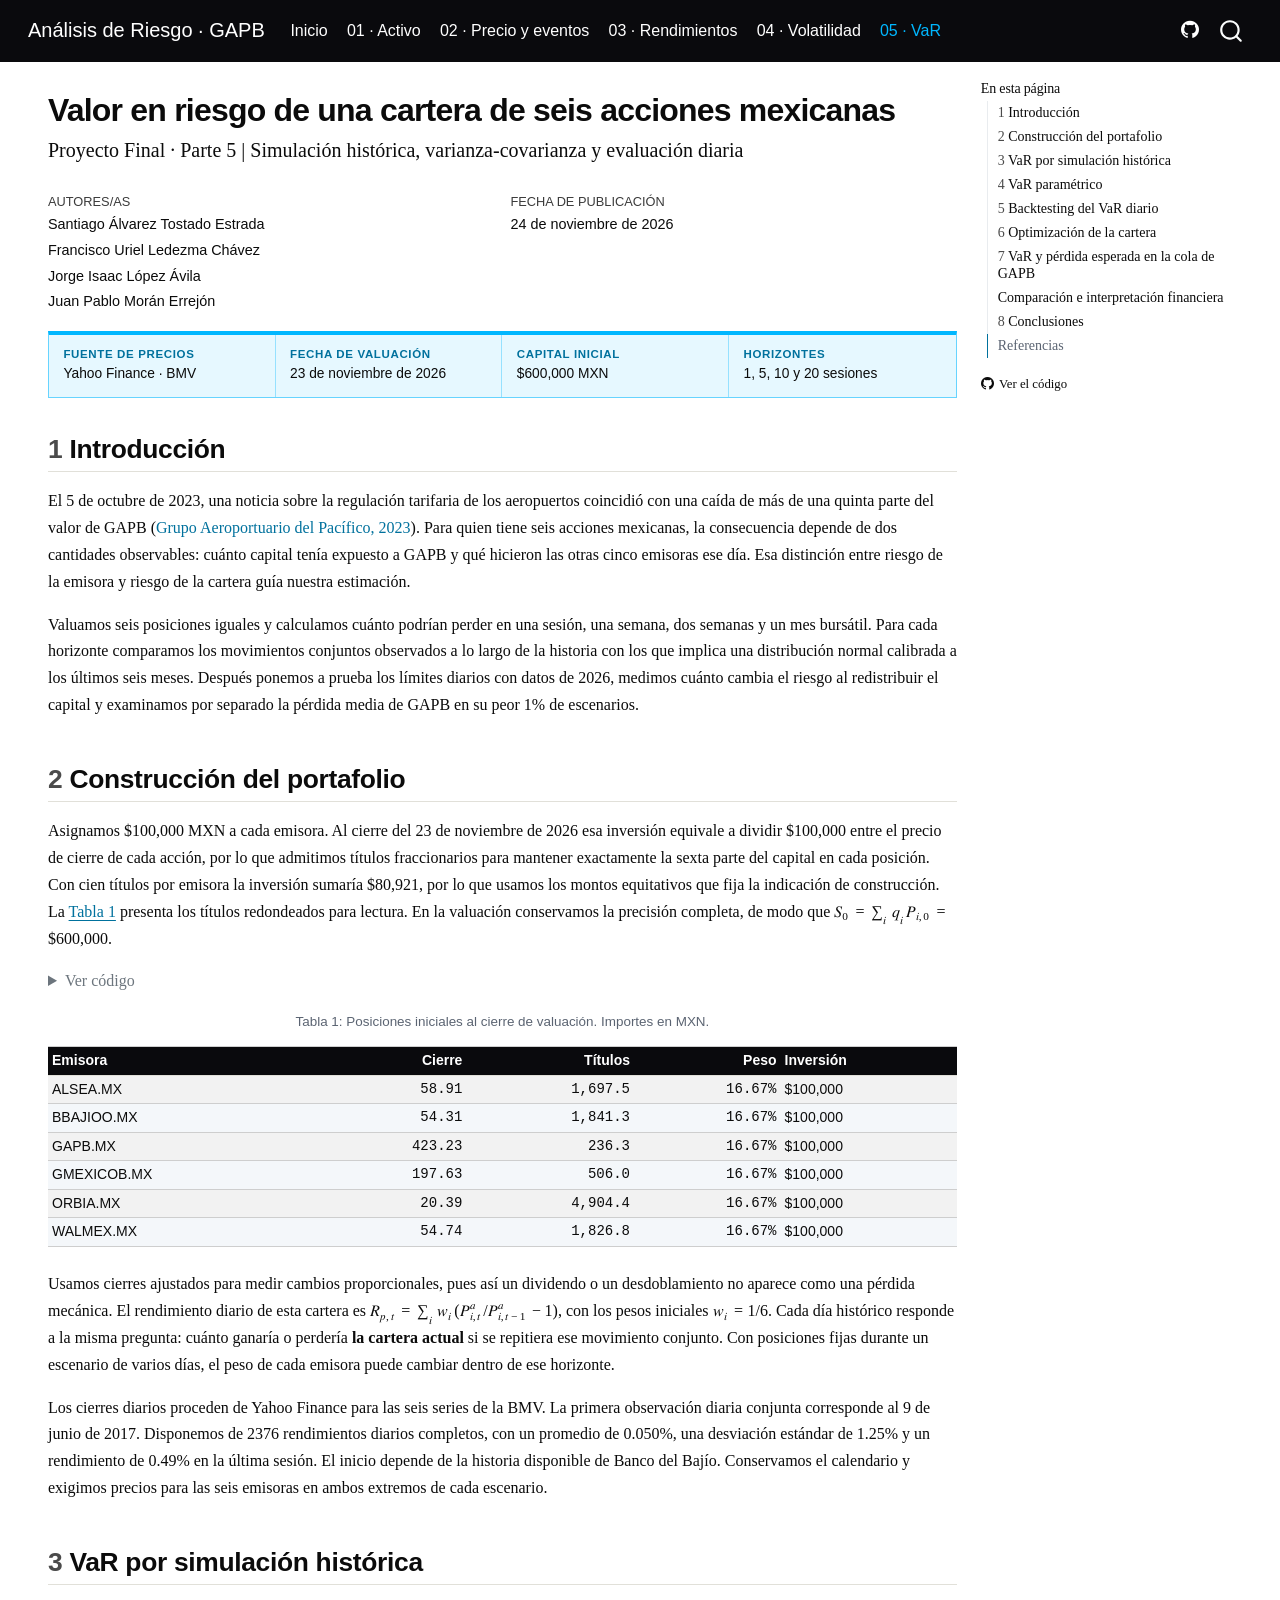
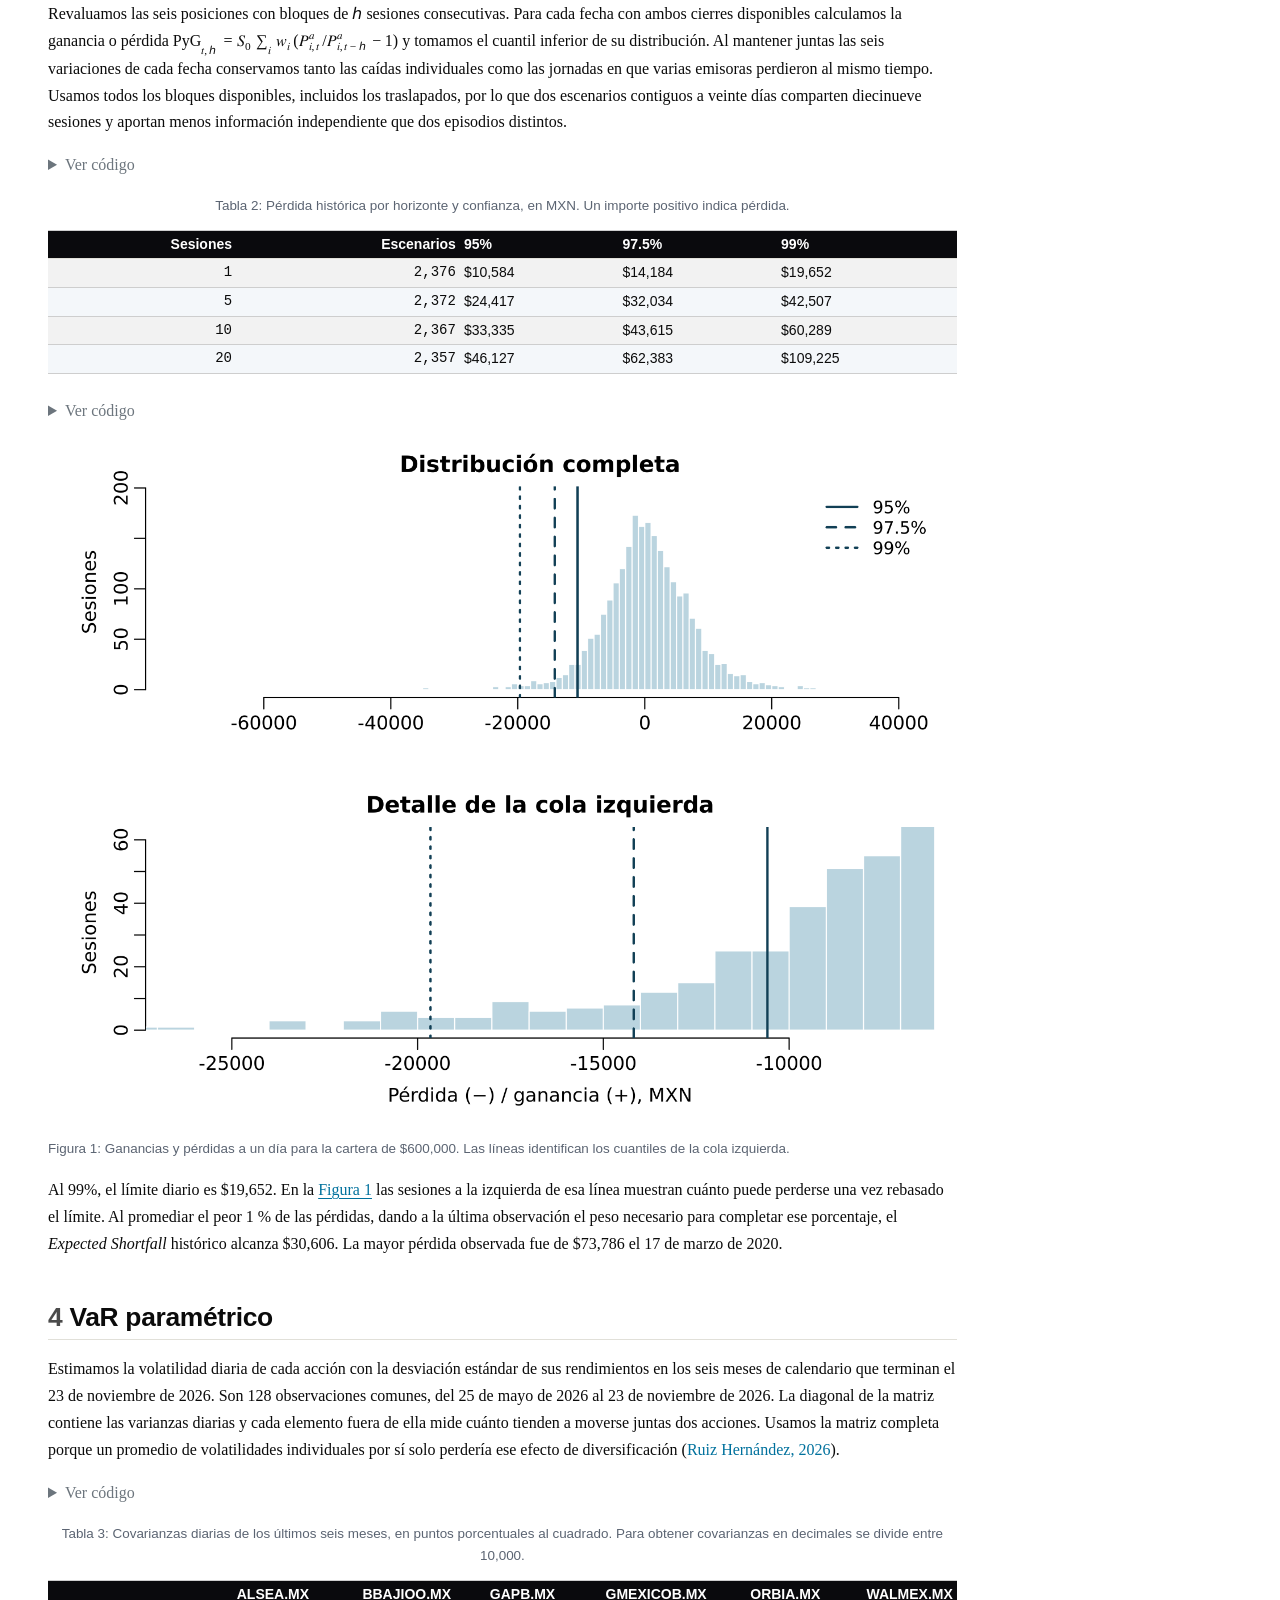
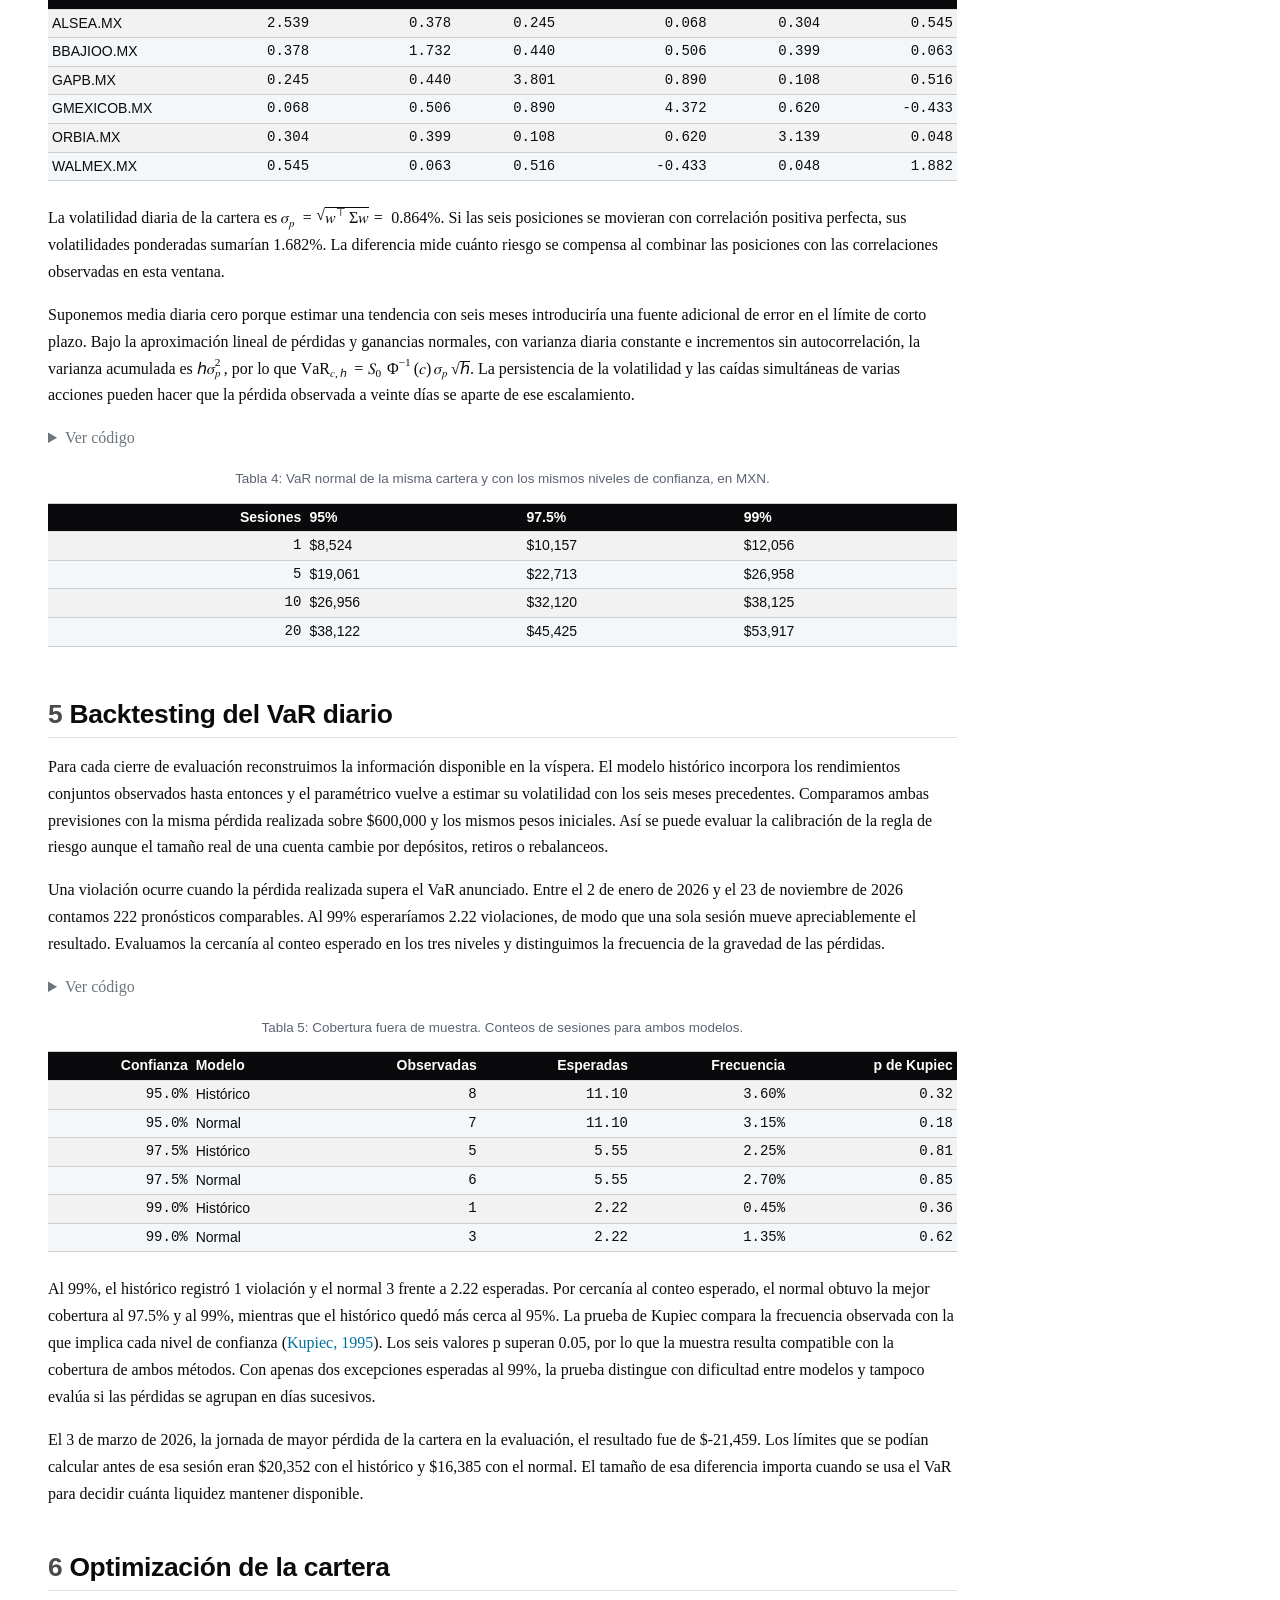
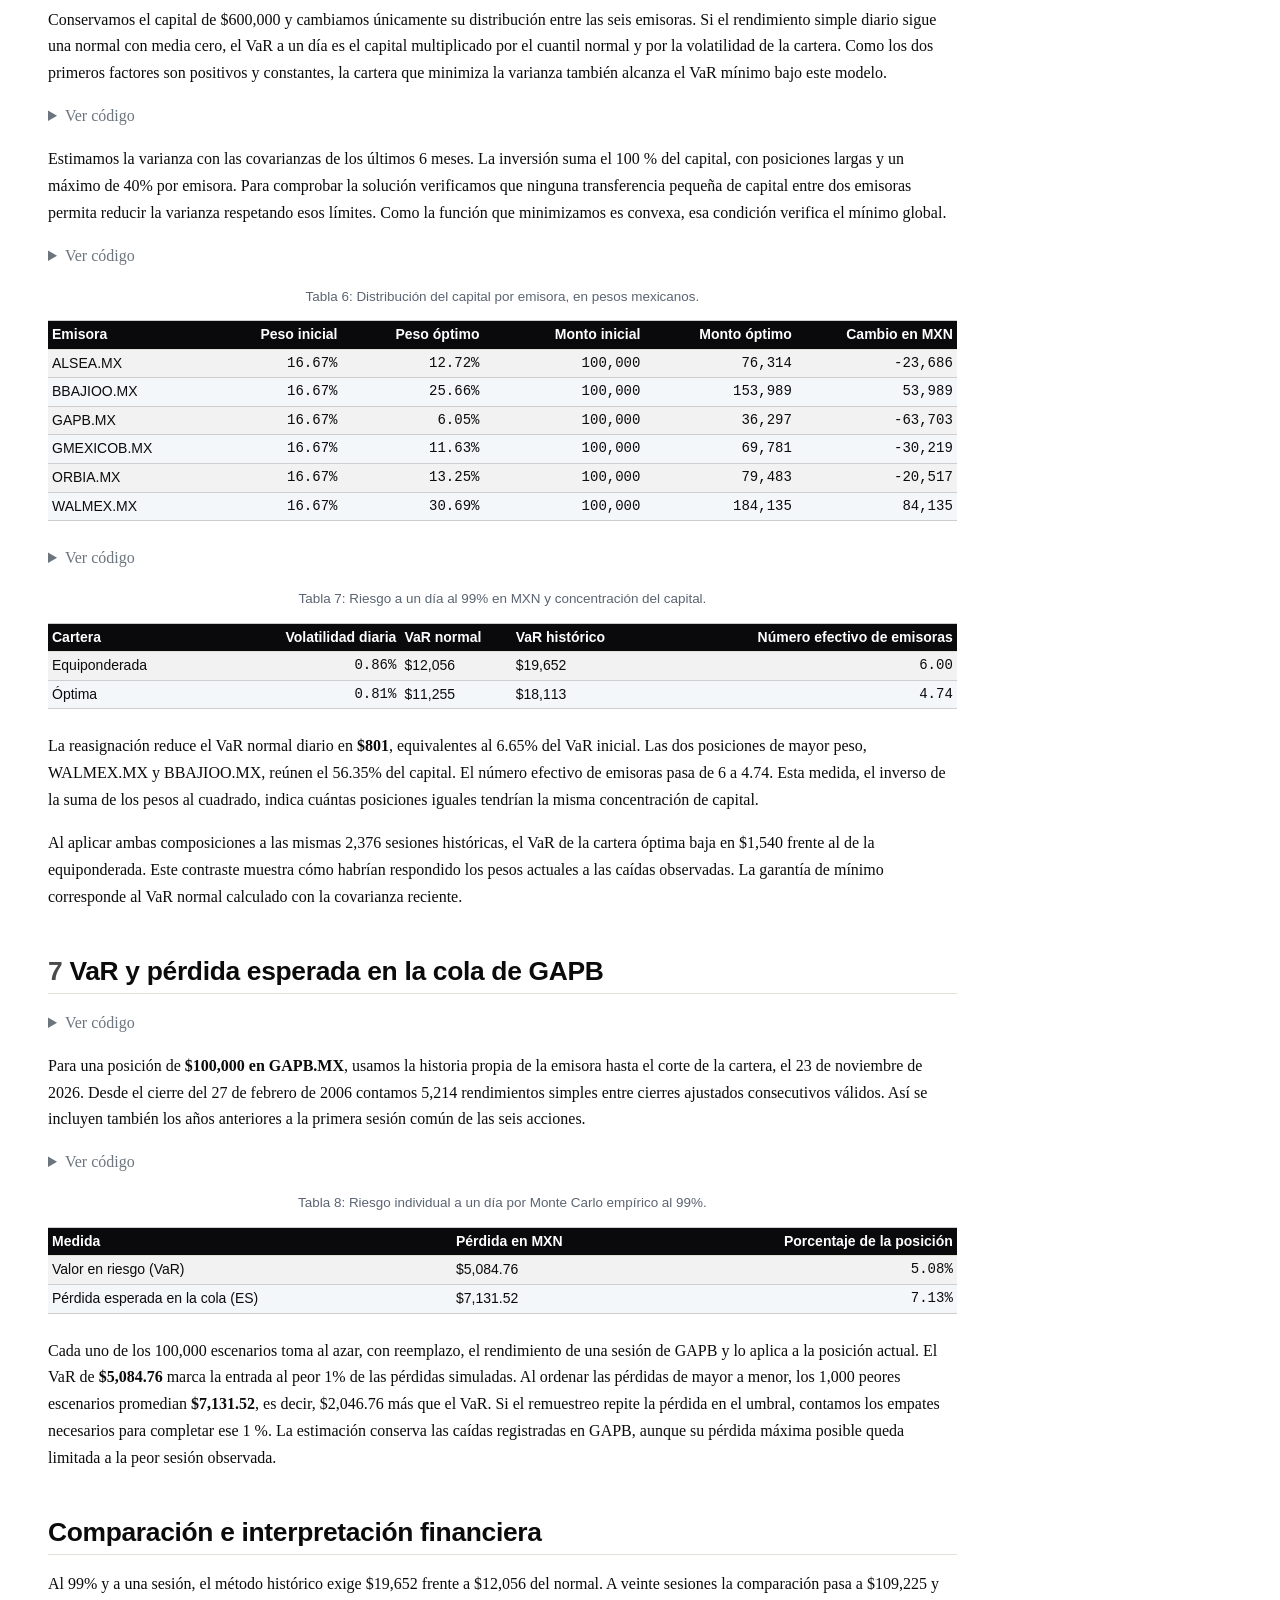
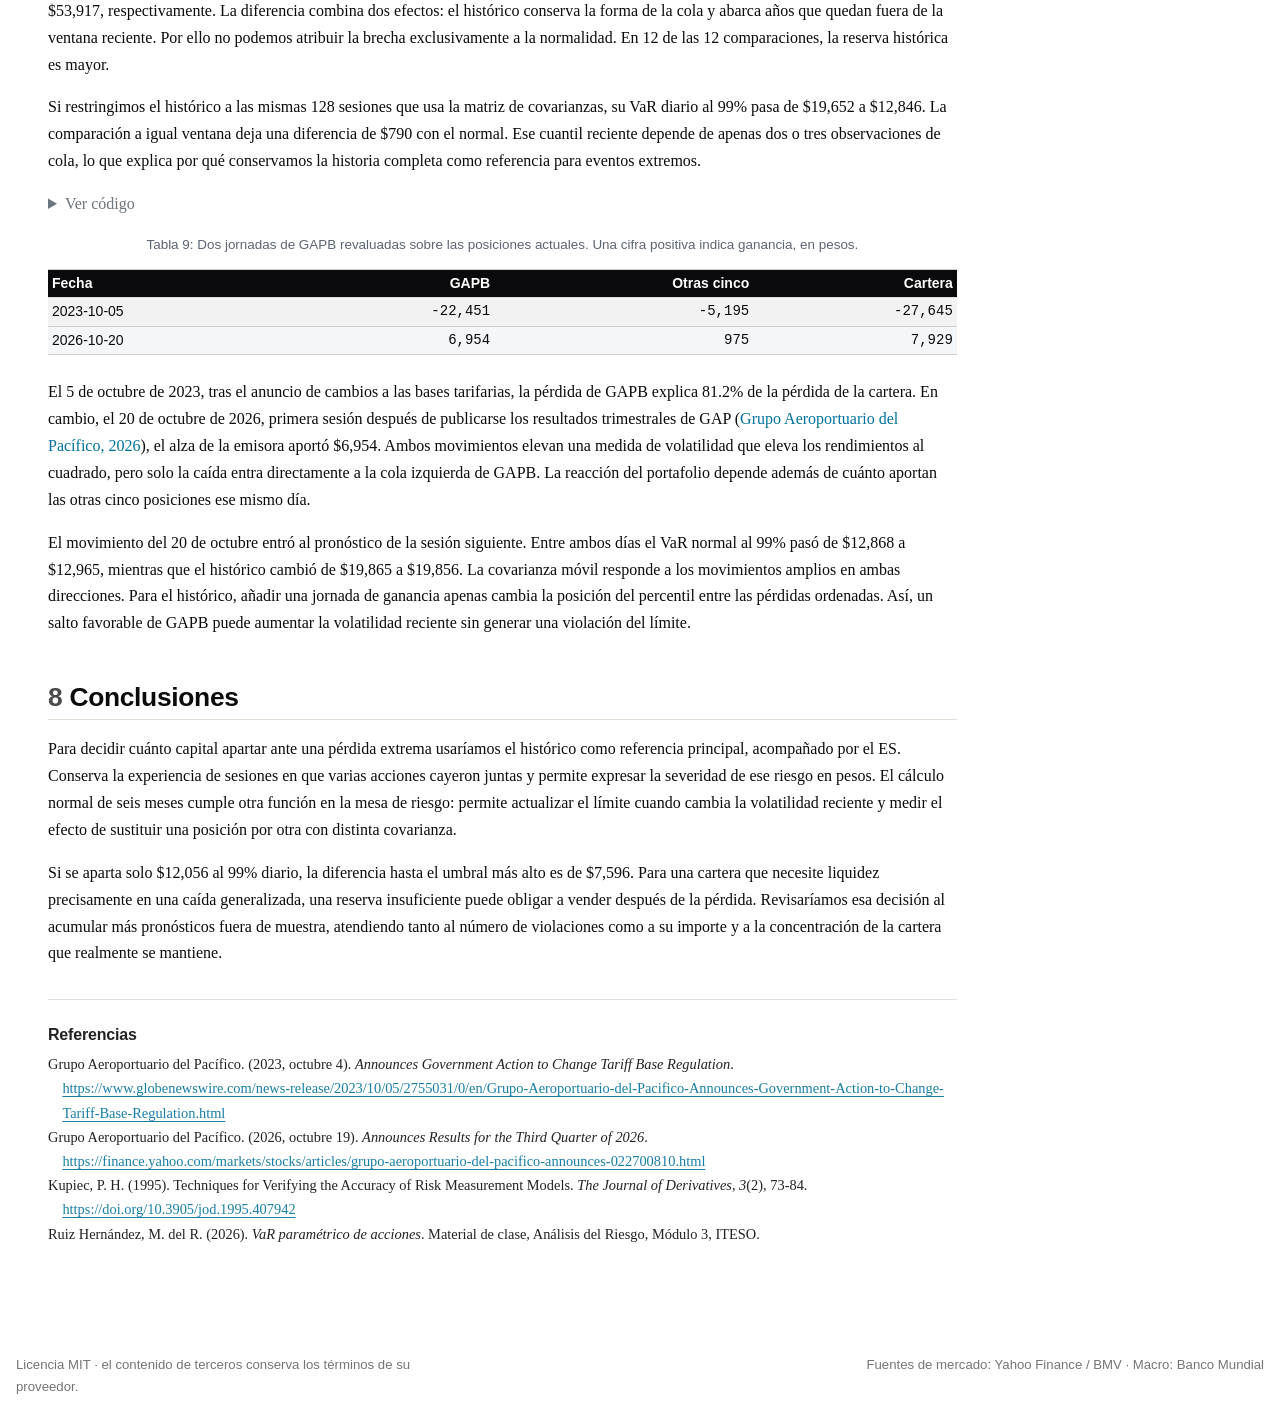
<file: docs/05-value-at-risk.html>
<!DOCTYPE html>
<html xmlns="http://www.w3.org/1999/xhtml" lang="es" xml:lang="es"><head>

<meta charset="utf-8">
<meta name="generator" content="quarto-1.11.9">

<meta name="viewport" content="width=device-width, initial-scale=1.0, user-scalable=yes">

<meta name="author" content="Santiago Álvarez Tostado Estrada">
<meta name="author" content="Francisco Uriel Ledezma Chávez">
<meta name="author" content="Jorge Isaac López Ávila">
<meta name="author" content="Juan Pablo Morán Errejón">

<title>Valor en riesgo de una cartera de seis acciones mexicanas – Análisis de Riesgo · GAPB</title>
<style>
/* Default styles provided by pandoc.
** See https://pandoc.org/MANUAL.html#variables-for-html for config info.
*/
span.smallcaps{font-variant: small-caps;}
div.columns{display: flex; gap: 1.5em;}
div.column{flex: auto;}
@media screen {
div.columns{gap: min(4vw, 1.5em);}
div.column{overflow-x: auto;}
}
div.hanging-indent{margin-left: 1.5em; text-indent: -1.5em;}
ul.task-list{list-style: none;}
ul.task-list li input[type="checkbox"] {
  width: 0.8em;
  margin: 0 0.8em 0.2em -1em; /* quarto-specific, see https://github.com/quarto-dev/quarto-cli/issues/4556 */ 
  vertical-align: middle;
}
/* CSS for syntax highlighting */
html { -webkit-text-size-adjust: 100%; }
pre > code.sourceCode { white-space: pre; position: relative; }
pre > code.sourceCode > span { display: inline-block; line-height: 1.25; }
pre > code.sourceCode > span:empty { height: 1.2em; }
.sourceCode { overflow: visible; }
code.sourceCode > span { color: inherit; text-decoration: inherit; }
div.sourceCode { margin: 1em 0; }
pre.sourceCode { margin: 0; }
@media screen {
div.sourceCode { overflow: auto; }
}
@media print {
pre > code.sourceCode { white-space: pre-wrap; }
pre > code.sourceCode > span { text-indent: -5em; padding-left: 5em; }
}
pre.numberSource code
  { counter-reset: source-line 0; }
pre.numberSource code > span
  { position: relative; left: -4em; counter-increment: source-line; }
pre.numberSource code > span > a:first-child::before
  { content: counter(source-line);
    position: relative; left: -1em; text-align: right; vertical-align: baseline;
    border: none; display: inline-block;
    -webkit-touch-callout: none; -webkit-user-select: none;
    -khtml-user-select: none; -moz-user-select: none;
    -ms-user-select: none; user-select: none;
    padding: 0 4px; width: 4em;
  }
pre.numberSource { margin-left: 3em;  padding-left: 4px; }
div.sourceCode
  {   }
@media screen {
pre > code.sourceCode > span > a:first-child::before { text-decoration: underline; }
}
/* CSS for citations */
div.csl-bib-body { }
div.csl-entry {
  clear: both;
  margin-bottom: 0em;
}
.hanging-indent div.csl-entry {
  margin-left:2em;
  text-indent:-2em;
}
div.csl-left-margin {
  min-width:2em;
  float:left;
}
div.csl-right-inline {
  margin-left:2em;
  padding-left:1em;
}
div.csl-indent {
  margin-left: 2em;
}</style>


<script src="site_libs/quarto-nav/quarto-nav.js"></script>
<script src="site_libs/quarto-nav/headroom.min.js"></script>
<script src="site_libs/clipboard/clipboard.min.js"></script>
<script src="site_libs/quarto-search/autocomplete.umd.js"></script>
<script src="site_libs/quarto-search/fuse.min.js"></script>
<script src="site_libs/quarto-search/quarto-search.js"></script>
<meta name="quarto:offset" content="./">
<script src="site_libs/quarto-html/quarto.js" type="module"></script>
<script src="site_libs/quarto-html/tabsets/tabsets.js" type="module"></script>
<script src="site_libs/quarto-html/scrollable-regions/scrollable-regions.js" type="module"></script>
<script src="site_libs/quarto-html/popper.min.js"></script>
<script src="site_libs/quarto-html/tippy.umd.min.js"></script>
<script src="site_libs/quarto-html/anchor.min.js"></script>
<link href="site_libs/quarto-html/tippy.css" rel="stylesheet">
<link href="site_libs/quarto-html/quarto-syntax-highlighting-cab699995ebdeb5568a5683a1385ade4.css" rel="stylesheet" id="quarto-text-highlighting-styles">
<script src="site_libs/bootstrap/bootstrap.min.js"></script>
<link href="site_libs/bootstrap/bootstrap-icons.css" rel="stylesheet">
<link href="site_libs/bootstrap/bootstrap-4720c45d1e131c754770d378e5879de5.min.css" rel="stylesheet" append-hash="true" id="quarto-bootstrap" data-mode="light">
<script id="quarto-search-options" type="application/json">{
  "location": "navbar",
  "copy-button": false,
  "collapse-after": 3,
  "panel-placement": "end",
  "type": "overlay",
  "limit": 50,
  "keyboard-shortcut": [
    "f",
    "/",
    "s"
  ],
  "show-item-context": false,
  "language": {
    "search-no-results-text": "No se han encontrado resultados",
    "search-matching-documents-text": "documentos encontrados",
    "search-copy-link-title": "Copiar el enlace en la búsqueda",
    "search-hide-matches-text": "Ocultar resultados adicionales",
    "search-more-match-text": "resultado adicional en este documento",
    "search-more-matches-text": "resultados adicionales en este documento",
    "search-clear-button-title": "Borrar",
    "search-text-placeholder": "",
    "search-detached-cancel-button-title": "Cancelar",
    "search-submit-button-title": "Enviar",
    "search-label": "Buscar"
  }
}</script>
<style>html{ scroll-behavior: smooth; }</style>


</head>

<body class="nav-fixed quarto-light"><a id="quarto-skip-link" class="visually-hidden-focusable" href="#quarto-document-content">Saltar al contenido principal</a>

<div id="quarto-search-results"></div>
  <header id="quarto-header" class="headroom fixed-top">
    <nav class="navbar navbar-expand-lg " data-bs-theme="dark" aria-label="Sitio web">
      <div class="navbar-container container-fluid">
      <div class="navbar-brand-container mx-auto">
    <a class="navbar-brand" href="./index.html">
    <span class="navbar-title">Análisis de Riesgo · GAPB</span>
    </a>
  </div>
          <button class="navbar-toggler" type="button" data-bs-toggle="collapse" data-bs-target="#navbarCollapse" aria-controls="navbarCollapse" aria-expanded="false" aria-label="Navegación de palanca" onclick="if (window.quartoToggleHeadroom) { window.quartoToggleHeadroom(); }">
  <span class="navbar-toggler-icon"></span>
</button>
          <div class="collapse navbar-collapse" id="navbarCollapse">
            <ul class="navbar-nav navbar-nav-scroll me-auto">
  <li class="nav-item">
    <a class="nav-link" href="./index.html"> 
<span class="menu-text">Inicio</span></a>
  </li>  
  <li class="nav-item">
    <a class="nav-link" href="./01-asset-profile.html"> 
<span class="menu-text">01 · Activo</span></a>
  </li>  
  <li class="nav-item">
    <a class="nav-link" href="./02-price-history-events.html"> 
<span class="menu-text">02 · Precio y eventos</span></a>
  </li>  
  <li class="nav-item">
    <a class="nav-link" href="./03-returns-volatility-gbm.html"> 
<span class="menu-text">03 · Rendimientos</span></a>
  </li>  
  <li class="nav-item">
    <a class="nav-link" href="./04-variance-models.html"> 
<span class="menu-text">04 · Volatilidad</span></a>
  </li>  
  <li class="nav-item">
    <a class="nav-link active" href="./05-value-at-risk.html" aria-current="page"> 
<span class="menu-text">05 · VaR</span></a>
  </li>  
</ul>
            <ul class="navbar-nav navbar-nav-scroll ms-auto">
  <li class="nav-item compact">
    <a class="nav-link" href="https://github.com/Urielledezma/GAPB-Risk-Analysis"> <i class="bi bi-github" role="img" aria-label="Repositorio en GitHub">
</i> 
<span class="menu-text"></span></a>
  </li>  
</ul>
          </div> <!-- /navcollapse -->
            <div class="quarto-navbar-tools">
</div>
            <div id="quarto-search" class="" title="Buscar"></div>
      </div> <!-- /container-fluid -->
    </nav>
</header>
<!-- content -->
<div id="quarto-content" class="quarto-container page-columns page-rows-contents page-layout-article page-navbar">
<!-- sidebar -->
<!-- margin-sidebar -->
    <div id="quarto-margin-sidebar" class="sidebar margin-sidebar">
        <nav id="TOC" role="doc-toc" aria-labelledby="toc-title" class="toc-active">
    <h2 id="toc-title">En esta página</h2>
   
  <ul>
  <li><a href="#introducción" id="toc-introducción" class="nav-link active" data-scroll-target="#introducción"><span class="header-section-number">1</span> Introducción</a></li>
  <li><a href="#construcción-del-portafolio" id="toc-construcción-del-portafolio" class="nav-link" data-scroll-target="#construcción-del-portafolio"><span class="header-section-number">2</span> Construcción del portafolio</a></li>
  <li><a href="#var-por-simulación-histórica" id="toc-var-por-simulación-histórica" class="nav-link" data-scroll-target="#var-por-simulación-histórica"><span class="header-section-number">3</span> VaR por simulación histórica</a></li>
  <li><a href="#var-paramétrico" id="toc-var-paramétrico" class="nav-link" data-scroll-target="#var-paramétrico"><span class="header-section-number">4</span> VaR paramétrico</a></li>
  <li><a href="#backtesting-del-var-diario" id="toc-backtesting-del-var-diario" class="nav-link" data-scroll-target="#backtesting-del-var-diario"><span class="header-section-number">5</span> Backtesting del VaR diario</a></li>
  <li><a href="#optimización-de-la-cartera" id="toc-optimización-de-la-cartera" class="nav-link" data-scroll-target="#optimización-de-la-cartera"><span class="header-section-number">6</span> Optimización de la cartera</a></li>
  <li><a href="#var-y-pérdida-esperada-en-la-cola-de-gapb" id="toc-var-y-pérdida-esperada-en-la-cola-de-gapb" class="nav-link" data-scroll-target="#var-y-pérdida-esperada-en-la-cola-de-gapb"><span class="header-section-number">7</span> VaR y pérdida esperada en la cola de GAPB</a></li>
  <li><a href="#comparación-e-interpretación-financiera" id="toc-comparación-e-interpretación-financiera" class="nav-link" data-scroll-target="#comparación-e-interpretación-financiera">Comparación e interpretación financiera</a></li>
  <li><a href="#conclusiones" id="toc-conclusiones" class="nav-link" data-scroll-target="#conclusiones"><span class="header-section-number">8</span> Conclusiones</a></li>
  <li><a href="#referencias" id="toc-referencias" class="nav-link" data-scroll-target="#referencias">Referencias</a></li>
  </ul>
<div class="toc-actions"><ul><li><a href="https://github.com/Urielledezma/GAPB-Risk-Analysis/blob/main/reports/05-value-at-risk.qmd" class="toc-action"><i class="bi bi-github"></i>Ver el código</a></li></ul></div></nav>
    </div>
<!-- main -->
<main class="content" id="quarto-document-content" tabindex="-1">

<header id="title-block-header" class="quarto-title-block default">
<div class="quarto-title">
<h1 class="title">Valor en riesgo de una cartera de seis acciones mexicanas</h1>
<p class="subtitle lead">Proyecto Final · Parte 5 | Simulación histórica, varianza-covarianza y evaluación diaria</p>
</div>



<div class="quarto-title-meta">

    <div>
    <div class="quarto-title-meta-heading">Autores/as</div>
    <div class="quarto-title-meta-contents">
             <p>Santiago Álvarez Tostado Estrada </p>
             <p>Francisco Uriel Ledezma Chávez </p>
             <p>Jorge Isaac López Ávila </p>
             <p>Juan Pablo Morán Errejón </p>
          </div>
  </div>
    
    <div>
    <div class="quarto-title-meta-heading">Fecha de publicación</div>
    <div class="quarto-title-meta-contents">
      <p class="date">24 de noviembre de 2026</p>
    </div>
  </div>
  
    
  </div>
  


</header>


<dl class="report-meta" aria-label="Ficha técnica">
<div>
<dt>
Fuente de precios
</dt>
<dd>
Yahoo Finance · BMV
</dd>
</div>
<div>
<dt>
Fecha de valuación
</dt>
<dd>
23 de noviembre de 2026
</dd>
</div>
<div>
<dt>
Capital inicial
</dt>
<dd>
$600,000 MXN
</dd>
</div>
<div>
<dt>
Horizontes
</dt>
<dd>
1, 5, 10 y 20 sesiones
</dd>
</div>
</dl>
<section id="introducción" class="level2" data-number="1">
<h2 data-number="1" class="anchored" data-anchor-id="introducción"><span class="header-section-number">1</span> Introducción</h2>
<p>El 5 de octubre de 2023, una noticia sobre la regulación tarifaria de los aeropuertos coincidió con una caída de más de una quinta parte del valor de GAPB <span class="citation" data-cites="gaptariff2023initial">(<a href="#ref-gaptariff2023initial" role="doc-biblioref">Grupo Aeroportuario del Pacífico, 2023</a>)</span>. Para quien tiene seis acciones mexicanas, la consecuencia depende de dos cantidades observables: cuánto capital tenía expuesto a GAPB y qué hicieron las otras cinco emisoras ese día. Esa distinción entre riesgo de la emisora y riesgo de la cartera guía nuestra estimación.</p>
<p>Valuamos seis posiciones iguales y calculamos cuánto podrían perder en una sesión, una semana, dos semanas y un mes bursátil. Para cada horizonte comparamos los movimientos conjuntos observados a lo largo de la historia con los que implica una distribución normal calibrada a los últimos seis meses. Después ponemos a prueba los límites diarios con datos de 2026, medimos cuánto cambia el riesgo al redistribuir el capital y examinamos por separado la pérdida media de GAPB en su peor 1% de escenarios.</p>
</section>
<section id="construcción-del-portafolio" class="level2" data-number="2">
<h2 data-number="2" class="anchored" data-anchor-id="construcción-del-portafolio"><span class="header-section-number">2</span> Construcción del portafolio</h2>
<p>Asignamos $100,000 MXN a cada emisora. Al cierre del 23 de noviembre de 2026 esa inversión equivale a dividir $100,000 entre el precio de cierre de cada acción, por lo que admitimos títulos fraccionarios para mantener exactamente la sexta parte del capital en cada posición. Con cien títulos por emisora la inversión sumaría $80,921, por lo que usamos los montos equitativos que fija la indicación de construcción. La <a href="#tbl-hold" class="quarto-xref">Tabla&nbsp;1</a> presenta los títulos redondeados para lectura. En la valuación conservamos la precisión completa, de modo que <math display="inline" xmlns="http://www.w3.org/1998/Math/MathML"><semantics><mrow><msub><mi>S</mi><mn>0</mn></msub><mo>=</mo><msub><mo>∑</mo><mi>i</mi></msub><msub><mi>q</mi><mi>i</mi></msub><msub><mi>P</mi><mrow><mi>i</mi><mo>,</mo><mn>0</mn></mrow></msub><mo>=</mo></mrow><annotation encoding="application/x-tex">S_0=\sum_i q_iP_{i,0}=</annotation></semantics></math> $600,000.</p>
<div class="cell" data-layout-align="center">
<details class="code-fold">
<summary>Ver código</summary>
<div class="code-copy-outer-scaffold"><div class="sourceCode cell-code" id="cb1"><pre class="sourceCode r code-with-copy"><code class="sourceCode r"><span id="cb1-1"><a href="#cb1-1" aria-hidden="true" tabindex="-1"></a><span class="fu">report_table</span>(hold_display, <span class="at">digits =</span> <span class="dv">3</span>)</span></code></pre></div><button title="Copiar al portapapeles" class="code-copy-button"><i class="bi"></i></button></div>
</details>
<div id="tbl-hold" class="cell quarto-float quarto-figure quarto-figure-center anchored" data-layout-align="center">
<figure class="quarto-float quarto-float-tbl figure">
<figcaption class="quarto-float-caption-top quarto-float-caption quarto-float-tbl" id="tbl-hold-caption-0ceaefa1-69ba-4598-a22c-09a6ac19f8ca">
Tabla&nbsp;1: Posiciones iniciales al cierre de valuación. Importes en MXN.
</figcaption>
<div aria-describedby="tbl-hold-caption-0ceaefa1-69ba-4598-a22c-09a6ac19f8ca">
<div class="cell-output-display">
<table class="cell caption-top table table-sm table-striped small">
<thead>
<tr class="header">
<th style="text-align: left;">Emisora</th>
<th style="text-align: right;">Cierre</th>
<th style="text-align: right;">Títulos</th>
<th style="text-align: right;">Peso</th>
<th style="text-align: left;">Inversión</th>
</tr>
</thead>
<tbody>
<tr class="odd">
<td style="text-align: left;">ALSEA.MX</td>
<td style="text-align: right;">58.91</td>
<td style="text-align: right;">1,697.5</td>
<td style="text-align: right;">16.67%</td>
<td style="text-align: left;">$100,000</td>
</tr>
<tr class="even">
<td style="text-align: left;">BBAJIOO.MX</td>
<td style="text-align: right;">54.31</td>
<td style="text-align: right;">1,841.3</td>
<td style="text-align: right;">16.67%</td>
<td style="text-align: left;">$100,000</td>
</tr>
<tr class="odd">
<td style="text-align: left;">GAPB.MX</td>
<td style="text-align: right;">423.23</td>
<td style="text-align: right;">236.3</td>
<td style="text-align: right;">16.67%</td>
<td style="text-align: left;">$100,000</td>
</tr>
<tr class="even">
<td style="text-align: left;">GMEXICOB.MX</td>
<td style="text-align: right;">197.63</td>
<td style="text-align: right;">506.0</td>
<td style="text-align: right;">16.67%</td>
<td style="text-align: left;">$100,000</td>
</tr>
<tr class="odd">
<td style="text-align: left;">ORBIA.MX</td>
<td style="text-align: right;">20.39</td>
<td style="text-align: right;">4,904.4</td>
<td style="text-align: right;">16.67%</td>
<td style="text-align: left;">$100,000</td>
</tr>
<tr class="even">
<td style="text-align: left;">WALMEX.MX</td>
<td style="text-align: right;">54.74</td>
<td style="text-align: right;">1,826.8</td>
<td style="text-align: right;">16.67%</td>
<td style="text-align: left;">$100,000</td>
</tr>
</tbody>
</table>
</div>
</div>
</figure>
</div>
</div>
<p>Usamos cierres ajustados para medir cambios proporcionales, pues así un dividendo o un desdoblamiento no aparece como una pérdida mecánica. El rendimiento diario de esta cartera es <math display="inline" xmlns="http://www.w3.org/1998/Math/MathML"><semantics><mrow><msub><mi>R</mi><mrow><mi>p</mi><mo>,</mo><mi>t</mi></mrow></msub><mo>=</mo><msub><mo>∑</mo><mi>i</mi></msub><msub><mi>w</mi><mi>i</mi></msub><mo stretchy="false" form="prefix">(</mo><msubsup><mi>P</mi><mrow><mi>i</mi><mo>,</mo><mi>t</mi></mrow><mi>a</mi></msubsup><mi>/</mi><msubsup><mi>P</mi><mrow><mi>i</mi><mo>,</mo><mi>t</mi><mo>−</mo><mn>1</mn></mrow><mi>a</mi></msubsup><mo>−</mo><mn>1</mn><mo stretchy="false" form="postfix">)</mo></mrow><annotation encoding="application/x-tex">R_{p,t}=\sum_i w_i(P^a_{i,t}/P^a_{i,t-1}-1)</annotation></semantics></math>, con los pesos iniciales <math display="inline" xmlns="http://www.w3.org/1998/Math/MathML"><semantics><mrow><msub><mi>w</mi><mi>i</mi></msub><mo>=</mo><mn>1</mn><mi>/</mi><mn>6</mn></mrow><annotation encoding="application/x-tex">w_i=1/6</annotation></semantics></math>. Cada día histórico responde a la misma pregunta: cuánto ganaría o perdería <strong>la cartera actual</strong> si se repitiera ese movimiento conjunto. Con posiciones fijas durante un escenario de varios días, el peso de cada emisora puede cambiar dentro de ese horizonte.</p>
<p>Los cierres diarios proceden de Yahoo Finance para las seis series de la BMV. La primera observación diaria conjunta corresponde al 9 de junio de 2017. Disponemos de 2376 rendimientos diarios completos, con un promedio de 0.050%, una desviación estándar de 1.25% y un rendimiento de 0.49% en la última sesión. El inicio depende de la historia disponible de Banco del Bajío. Conservamos el calendario y exigimos precios para las seis emisoras en ambos extremos de cada escenario.</p>
</section>
<section id="var-por-simulación-histórica" class="level2" data-number="3">
<h2 data-number="3" class="anchored" data-anchor-id="var-por-simulación-histórica"><span class="header-section-number">3</span> VaR por simulación histórica</h2>
<p>Revaluamos las seis posiciones con bloques de <math display="inline" xmlns="http://www.w3.org/1998/Math/MathML"><semantics><mi>h</mi><annotation encoding="application/x-tex">h</annotation></semantics></math> sesiones consecutivas. Para cada fecha con ambos cierres disponibles calculamos la ganancia o pérdida <math display="inline" xmlns="http://www.w3.org/1998/Math/MathML"><semantics><mrow><msub><mrow><mi mathvariant="normal">P</mi><mi mathvariant="normal">y</mi><mi mathvariant="normal">G</mi></mrow><mrow><mi>t</mi><mo>,</mo><mi>h</mi></mrow></msub><mo>=</mo><msub><mi>S</mi><mn>0</mn></msub><msub><mo>∑</mo><mi>i</mi></msub><msub><mi>w</mi><mi>i</mi></msub><mo stretchy="false" form="prefix">(</mo><msubsup><mi>P</mi><mrow><mi>i</mi><mo>,</mo><mi>t</mi></mrow><mi>a</mi></msubsup><mi>/</mi><msubsup><mi>P</mi><mrow><mi>i</mi><mo>,</mo><mi>t</mi><mo>−</mo><mi>h</mi></mrow><mi>a</mi></msubsup><mo>−</mo><mn>1</mn><mo stretchy="false" form="postfix">)</mo></mrow><annotation encoding="application/x-tex">\mathrm{PyG}_{t,h}=S_0\sum_i w_i(P^a_{i,t}/P^a_{i,t-h}-1)</annotation></semantics></math> y tomamos el cuantil inferior de su distribución. Al mantener juntas las seis variaciones de cada fecha conservamos tanto las caídas individuales como las jornadas en que varias emisoras perdieron al mismo tiempo. Usamos todos los bloques disponibles, incluidos los traslapados, por lo que dos escenarios contiguos a veinte días comparten diecinueve sesiones y aportan menos información independiente que dos episodios distintos.</p>
<div class="cell" data-layout-align="center">
<details class="code-fold">
<summary>Ver código</summary>
<div class="code-copy-outer-scaffold"><div class="sourceCode cell-code" id="cb2"><pre class="sourceCode r code-with-copy"><code class="sourceCode r"><span id="cb2-1"><a href="#cb2-1" aria-hidden="true" tabindex="-1"></a><span class="fu">report_table</span>(hist_display, <span class="at">digits =</span> <span class="dv">0</span>)</span></code></pre></div><button title="Copiar al portapapeles" class="code-copy-button"><i class="bi"></i></button></div>
</details>
<div id="tbl-hist" class="cell quarto-float quarto-figure quarto-figure-center anchored" data-layout-align="center">
<figure class="quarto-float quarto-float-tbl figure">
<figcaption class="quarto-float-caption-top quarto-float-caption quarto-float-tbl" id="tbl-hist-caption-0ceaefa1-69ba-4598-a22c-09a6ac19f8ca">
Tabla&nbsp;2: Pérdida histórica por horizonte y confianza, en MXN. Un importe positivo indica pérdida.
</figcaption>
<div aria-describedby="tbl-hist-caption-0ceaefa1-69ba-4598-a22c-09a6ac19f8ca">
<div class="cell-output-display">
<table class="cell caption-top table table-sm table-striped small">
<thead>
<tr class="header">
<th style="text-align: right;">Sesiones</th>
<th style="text-align: right;">Escenarios</th>
<th style="text-align: left;">95%</th>
<th style="text-align: left;">97.5%</th>
<th style="text-align: left;">99%</th>
</tr>
</thead>
<tbody>
<tr class="odd">
<td style="text-align: right;">1</td>
<td style="text-align: right;">2,376</td>
<td style="text-align: left;">$10,584</td>
<td style="text-align: left;">$14,184</td>
<td style="text-align: left;">$19,652</td>
</tr>
<tr class="even">
<td style="text-align: right;">5</td>
<td style="text-align: right;">2,372</td>
<td style="text-align: left;">$24,417</td>
<td style="text-align: left;">$32,034</td>
<td style="text-align: left;">$42,507</td>
</tr>
<tr class="odd">
<td style="text-align: right;">10</td>
<td style="text-align: right;">2,367</td>
<td style="text-align: left;">$33,335</td>
<td style="text-align: left;">$43,615</td>
<td style="text-align: left;">$60,289</td>
</tr>
<tr class="even">
<td style="text-align: right;">20</td>
<td style="text-align: right;">2,357</td>
<td style="text-align: left;">$46,127</td>
<td style="text-align: left;">$62,383</td>
<td style="text-align: left;">$109,225</td>
</tr>
</tbody>
</table>
</div>
</div>
</figure>
</div>
</div>
<div class="cell" data-layout-align="center">
<details class="code-fold">
<summary>Ver código</summary>
<div class="code-copy-outer-scaffold"><div class="sourceCode cell-code" id="cb3"><pre class="sourceCode r code-with-copy"><code class="sourceCode r"><span id="cb3-1"><a href="#cb3-1" aria-hidden="true" tabindex="-1"></a>pnl <span class="ot">&lt;-</span> S0 <span class="sc">*</span> port_ret</span>
<span id="cb3-2"><a href="#cb3-2" aria-hidden="true" tabindex="-1"></a>marks <span class="ot">&lt;-</span> <span class="sc">-</span>one_hist</span>
<span id="cb3-3"><a href="#cb3-3" aria-hidden="true" tabindex="-1"></a>op <span class="ot">&lt;-</span> <span class="fu">par</span>(<span class="at">mfrow =</span> <span class="fu">c</span>(<span class="dv">2</span>, <span class="dv">1</span>), <span class="at">mar =</span> <span class="fu">c</span>(<span class="fl">3.7</span>, <span class="fl">4.3</span>, <span class="dv">2</span>, <span class="dv">1</span>), <span class="at">mgp =</span> <span class="fu">c</span>(<span class="dv">2</span>, <span class="fl">0.6</span>, <span class="dv">0</span>))</span>
<span id="cb3-4"><a href="#cb3-4" aria-hidden="true" tabindex="-1"></a>bins <span class="ot">&lt;-</span> <span class="fu">hist</span>(pnl, <span class="at">breaks =</span> <span class="dv">95</span>, <span class="at">plot =</span> <span class="cn">FALSE</span>)</span>
<span id="cb3-5"><a href="#cb3-5" aria-hidden="true" tabindex="-1"></a><span class="cf">for</span> (zoom <span class="cf">in</span> <span class="fu">c</span>(<span class="cn">FALSE</span>, <span class="cn">TRUE</span>)) {</span>
<span id="cb3-6"><a href="#cb3-6" aria-hidden="true" tabindex="-1"></a>  xr <span class="ot">&lt;-</span> <span class="cf">if</span> (zoom) <span class="fu">range</span>(<span class="fu">c</span>(marks <span class="sc">*</span> <span class="fl">1.35</span>, <span class="dv">0</span>)) <span class="cf">else</span> <span class="fu">range</span>(bins<span class="sc">$</span>breaks)</span>
<span id="cb3-7"><a href="#cb3-7" aria-hidden="true" tabindex="-1"></a>  yr <span class="ot">&lt;-</span> <span class="cf">if</span> (zoom) <span class="fu">max</span>(bins<span class="sc">$</span>counts[bins<span class="sc">$</span>mids <span class="sc">&gt;=</span> xr[<span class="dv">1</span>] <span class="sc">&amp;</span> bins<span class="sc">$</span>mids <span class="sc">&lt;=</span> <span class="fu">min</span>(marks[<span class="dv">1</span>] <span class="sc">*</span> <span class="fl">0.65</span>, <span class="dv">0</span>)]) <span class="cf">else</span> <span class="fu">max</span>(bins<span class="sc">$</span>counts)</span>
<span id="cb3-8"><a href="#cb3-8" aria-hidden="true" tabindex="-1"></a>  <span class="cf">if</span> (zoom) xr[<span class="dv">2</span>] <span class="ot">&lt;-</span> marks[<span class="dv">1</span>] <span class="sc">*</span> <span class="fl">0.65</span></span>
<span id="cb3-9"><a href="#cb3-9" aria-hidden="true" tabindex="-1"></a>  <span class="fu">plot</span>(bins, <span class="at">xlim =</span> xr, <span class="at">ylim =</span> <span class="fu">c</span>(<span class="dv">0</span>, yr <span class="sc">*</span> <span class="fl">1.12</span>), <span class="at">col =</span> <span class="st">"#bad4df"</span>,</span>
<span id="cb3-10"><a href="#cb3-10" aria-hidden="true" tabindex="-1"></a>       <span class="at">border =</span> <span class="st">"white"</span>, <span class="at">main =</span> <span class="cf">if</span> (zoom) <span class="st">"Detalle de la cola izquierda"</span> <span class="cf">else</span> <span class="st">"Distribución completa"</span>,</span>
<span id="cb3-11"><a href="#cb3-11" aria-hidden="true" tabindex="-1"></a>       <span class="at">xlab =</span> <span class="cf">if</span> (zoom) <span class="st">"Pérdida (−) / ganancia (+), MXN"</span> <span class="cf">else</span> <span class="st">""</span>, <span class="at">ylab =</span> <span class="st">"Sesiones"</span>)</span>
<span id="cb3-12"><a href="#cb3-12" aria-hidden="true" tabindex="-1"></a>  <span class="fu">abline</span>(<span class="at">v =</span> marks, <span class="at">lty =</span> <span class="dv">1</span><span class="sc">:</span><span class="dv">3</span>, <span class="at">lwd =</span> <span class="dv">2</span>, <span class="at">col =</span> <span class="st">"#113f55"</span>)</span>
<span id="cb3-13"><a href="#cb3-13" aria-hidden="true" tabindex="-1"></a>  <span class="cf">if</span> (<span class="sc">!</span>zoom) <span class="fu">legend</span>(<span class="st">"topright"</span>, <span class="at">legend =</span> <span class="fu">c</span>(<span class="st">"95%"</span>, <span class="st">"97.5%"</span>, <span class="st">"99%"</span>),</span>
<span id="cb3-14"><a href="#cb3-14" aria-hidden="true" tabindex="-1"></a>                    <span class="at">lty =</span> <span class="dv">1</span><span class="sc">:</span><span class="dv">3</span>, <span class="at">lwd =</span> <span class="dv">2</span>, <span class="at">col =</span> <span class="st">"#113f55"</span>, <span class="at">bty =</span> <span class="st">"n"</span>, <span class="at">cex =</span> .<span class="dv">9</span>)</span>
<span id="cb3-15"><a href="#cb3-15" aria-hidden="true" tabindex="-1"></a>}</span>
<span id="cb3-16"><a href="#cb3-16" aria-hidden="true" tabindex="-1"></a><span class="fu">par</span>(op)</span></code></pre></div><button title="Copiar al portapapeles" class="code-copy-button"><i class="bi"></i></button></div>
</details>
<div class="cell-output-display">
<div id="fig-hist" class="quarto-float quarto-figure quarto-figure-center anchored" alt="Histograma de resultados diarios en pesos con un panel inferior que amplía la cola de pérdidas y marca los tres límites." data-fig-align="center">
<figure class="quarto-float quarto-float-fig figure">
<div aria-describedby="fig-hist-caption-0ceaefa1-69ba-4598-a22c-09a6ac19f8ca">
<img src="05-value-at-risk_files/figure-html/fig-hist-1.png" class="img-fluid quarto-figure quarto-figure-center figure-img" alt="Histograma de resultados diarios en pesos con un panel inferior que amplía la cola de pérdidas y marca los tres límites." width="1600">
</div>
<figcaption class="quarto-float-caption-bottom quarto-float-caption quarto-float-fig" id="fig-hist-caption-0ceaefa1-69ba-4598-a22c-09a6ac19f8ca">
Figura&nbsp;1: Ganancias y pérdidas a un día para la cartera de $600,000. Las líneas identifican los cuantiles de la cola izquierda.
</figcaption>
</figure>
</div>
</div>
</div>
<p>Al 99%, el límite diario es $19,652. En la <a href="#fig-hist" class="quarto-xref">Figura&nbsp;1</a> las sesiones a la izquierda de esa línea muestran cuánto puede perderse una vez rebasado el límite. Al promediar el peor 1 % de las pérdidas, dando a la última observación el peso necesario para completar ese porcentaje, el <em>Expected Shortfall</em> histórico alcanza $30,606. La mayor pérdida observada fue de $73,786 el 17 de marzo de 2020.</p>
</section>
<section id="var-paramétrico" class="level2" data-number="4">
<h2 data-number="4" class="anchored" data-anchor-id="var-paramétrico"><span class="header-section-number">4</span> VaR paramétrico</h2>
<p>Estimamos la volatilidad diaria de cada acción con la desviación estándar de sus rendimientos en los seis meses de calendario que terminan el 23 de noviembre de 2026. Son 128 observaciones comunes, del 25 de mayo de 2026 al 23 de noviembre de 2026. La diagonal de la matriz contiene las varianzas diarias y cada elemento fuera de ella mide cuánto tienden a moverse juntas dos acciones. Usamos la matriz completa porque un promedio de volatilidades individuales por sí solo perdería ese efecto de diversificación <span class="citation" data-cites="ruiz2026var">(<a href="#ref-ruiz2026var" role="doc-biblioref">Ruiz Hernández, 2026</a>)</span>.</p>
<div class="cell" data-layout-align="center">
<details class="code-fold">
<summary>Ver código</summary>
<div class="code-copy-outer-scaffold"><div class="sourceCode cell-code" id="cb4"><pre class="sourceCode r code-with-copy"><code class="sourceCode r"><span id="cb4-1"><a href="#cb4-1" aria-hidden="true" tabindex="-1"></a>cov_display <span class="ot">&lt;-</span> <span class="fu">as.data.frame</span>(<span class="dv">10000</span> <span class="sc">*</span> Sigma, <span class="at">check.names =</span> <span class="cn">FALSE</span>)</span>
<span id="cb4-2"><a href="#cb4-2" aria-hidden="true" tabindex="-1"></a><span class="fu">report_table</span>(cov_display, <span class="at">digits =</span> <span class="dv">3</span>)</span></code></pre></div><button title="Copiar al portapapeles" class="code-copy-button"><i class="bi"></i></button></div>
</details>
<div id="tbl-cov" class="cell quarto-float quarto-figure quarto-figure-center anchored" data-layout-align="center">
<figure class="quarto-float quarto-float-tbl figure">
<figcaption class="quarto-float-caption-top quarto-float-caption quarto-float-tbl" id="tbl-cov-caption-0ceaefa1-69ba-4598-a22c-09a6ac19f8ca">
Tabla&nbsp;3: Covarianzas diarias de los últimos seis meses, en puntos porcentuales al cuadrado. Para obtener covarianzas en decimales se divide entre 10,000.
</figcaption>
<div aria-describedby="tbl-cov-caption-0ceaefa1-69ba-4598-a22c-09a6ac19f8ca">
<div class="cell-output-display">
<table class="cell caption-top table table-sm table-striped small">
<colgroup>
<col style="width: 16%">
<col style="width: 12%">
<col style="width: 15%">
<col style="width: 11%">
<col style="width: 16%">
<col style="width: 12%">
<col style="width: 14%">
</colgroup>
<thead>
<tr class="header">
<th style="text-align: left;"></th>
<th style="text-align: right;">ALSEA.MX</th>
<th style="text-align: right;">BBAJIOO.MX</th>
<th style="text-align: right;">GAPB.MX</th>
<th style="text-align: right;">GMEXICOB.MX</th>
<th style="text-align: right;">ORBIA.MX</th>
<th style="text-align: right;">WALMEX.MX</th>
</tr>
</thead>
<tbody>
<tr class="odd">
<td style="text-align: left;">ALSEA.MX</td>
<td style="text-align: right;">2.539</td>
<td style="text-align: right;">0.378</td>
<td style="text-align: right;">0.245</td>
<td style="text-align: right;">0.068</td>
<td style="text-align: right;">0.304</td>
<td style="text-align: right;">0.545</td>
</tr>
<tr class="even">
<td style="text-align: left;">BBAJIOO.MX</td>
<td style="text-align: right;">0.378</td>
<td style="text-align: right;">1.732</td>
<td style="text-align: right;">0.440</td>
<td style="text-align: right;">0.506</td>
<td style="text-align: right;">0.399</td>
<td style="text-align: right;">0.063</td>
</tr>
<tr class="odd">
<td style="text-align: left;">GAPB.MX</td>
<td style="text-align: right;">0.245</td>
<td style="text-align: right;">0.440</td>
<td style="text-align: right;">3.801</td>
<td style="text-align: right;">0.890</td>
<td style="text-align: right;">0.108</td>
<td style="text-align: right;">0.516</td>
</tr>
<tr class="even">
<td style="text-align: left;">GMEXICOB.MX</td>
<td style="text-align: right;">0.068</td>
<td style="text-align: right;">0.506</td>
<td style="text-align: right;">0.890</td>
<td style="text-align: right;">4.372</td>
<td style="text-align: right;">0.620</td>
<td style="text-align: right;">-0.433</td>
</tr>
<tr class="odd">
<td style="text-align: left;">ORBIA.MX</td>
<td style="text-align: right;">0.304</td>
<td style="text-align: right;">0.399</td>
<td style="text-align: right;">0.108</td>
<td style="text-align: right;">0.620</td>
<td style="text-align: right;">3.139</td>
<td style="text-align: right;">0.048</td>
</tr>
<tr class="even">
<td style="text-align: left;">WALMEX.MX</td>
<td style="text-align: right;">0.545</td>
<td style="text-align: right;">0.063</td>
<td style="text-align: right;">0.516</td>
<td style="text-align: right;">-0.433</td>
<td style="text-align: right;">0.048</td>
<td style="text-align: right;">1.882</td>
</tr>
</tbody>
</table>
</div>
</div>
</figure>
</div>
</div>
<p>La volatilidad diaria de la cartera es <math display="inline" xmlns="http://www.w3.org/1998/Math/MathML"><semantics><mrow><msub><mi>σ</mi><mi>p</mi></msub><mo>=</mo><msqrt><mrow><msup><mi>w</mi><mi>⊤</mi></msup><mi mathvariant="normal">Σ</mi><mi>w</mi></mrow></msqrt><mo>=</mo></mrow><annotation encoding="application/x-tex">\sigma_p=\sqrt{w^\top\Sigma w}=</annotation></semantics></math> 0.864%. Si las seis posiciones se movieran con correlación positiva perfecta, sus volatilidades ponderadas sumarían 1.682%. La diferencia mide cuánto riesgo se compensa al combinar las posiciones con las correlaciones observadas en esta ventana.</p>
<p>Suponemos media diaria cero porque estimar una tendencia con seis meses introduciría una fuente adicional de error en el límite de corto plazo. Bajo la aproximación lineal de pérdidas y ganancias normales, con varianza diaria constante e incrementos sin autocorrelación, la varianza acumulada es <math display="inline" xmlns="http://www.w3.org/1998/Math/MathML"><semantics><mrow><mi>h</mi><msubsup><mi>σ</mi><mi>p</mi><mn>2</mn></msubsup></mrow><annotation encoding="application/x-tex">h\sigma_p^2</annotation></semantics></math>, por lo que <math display="inline" xmlns="http://www.w3.org/1998/Math/MathML"><semantics><mrow><msub><mrow><mi mathvariant="normal">V</mi><mi mathvariant="normal">a</mi><mi mathvariant="normal">R</mi></mrow><mrow><mi>c</mi><mo>,</mo><mi>h</mi></mrow></msub><mo>=</mo><msub><mi>S</mi><mn>0</mn></msub><mspace width="0.167em"></mspace><msup><mi mathvariant="normal">Φ</mi><mrow><mi>−</mi><mn>1</mn></mrow></msup><mo stretchy="false" form="prefix">(</mo><mi>c</mi><mo stretchy="false" form="postfix">)</mo><mspace width="0.167em"></mspace><msub><mi>σ</mi><mi>p</mi></msub><msqrt><mi>h</mi></msqrt></mrow><annotation encoding="application/x-tex">\mathrm{VaR}_{c,h}=S_0\,\Phi^{-1}(c)\,\sigma_p\sqrt{h}</annotation></semantics></math>. La persistencia de la volatilidad y las caídas simultáneas de varias acciones pueden hacer que la pérdida observada a veinte días se aparte de ese escalamiento.</p>
<div class="cell" data-layout-align="center">
<details class="code-fold">
<summary>Ver código</summary>
<div class="code-copy-outer-scaffold"><div class="sourceCode cell-code" id="cb5"><pre class="sourceCode r code-with-copy"><code class="sourceCode r"><span id="cb5-1"><a href="#cb5-1" aria-hidden="true" tabindex="-1"></a><span class="fu">report_table</span>(param_display, <span class="at">digits =</span> <span class="dv">0</span>)</span></code></pre></div><button title="Copiar al portapapeles" class="code-copy-button"><i class="bi"></i></button></div>
</details>
<div id="tbl-normal" class="cell quarto-float quarto-figure quarto-figure-center anchored" data-layout-align="center">
<figure class="quarto-float quarto-float-tbl figure">
<figcaption class="quarto-float-caption-top quarto-float-caption quarto-float-tbl" id="tbl-normal-caption-0ceaefa1-69ba-4598-a22c-09a6ac19f8ca">
Tabla&nbsp;4: VaR normal de la misma cartera y con los mismos niveles de confianza, en MXN.
</figcaption>
<div aria-describedby="tbl-normal-caption-0ceaefa1-69ba-4598-a22c-09a6ac19f8ca">
<div class="cell-output-display">
<table class="cell caption-top table table-sm table-striped small">
<thead>
<tr class="header">
<th style="text-align: right;">Sesiones</th>
<th style="text-align: left;">95%</th>
<th style="text-align: left;">97.5%</th>
<th style="text-align: left;">99%</th>
</tr>
</thead>
<tbody>
<tr class="odd">
<td style="text-align: right;">1</td>
<td style="text-align: left;">$8,524</td>
<td style="text-align: left;">$10,157</td>
<td style="text-align: left;">$12,056</td>
</tr>
<tr class="even">
<td style="text-align: right;">5</td>
<td style="text-align: left;">$19,061</td>
<td style="text-align: left;">$22,713</td>
<td style="text-align: left;">$26,958</td>
</tr>
<tr class="odd">
<td style="text-align: right;">10</td>
<td style="text-align: left;">$26,956</td>
<td style="text-align: left;">$32,120</td>
<td style="text-align: left;">$38,125</td>
</tr>
<tr class="even">
<td style="text-align: right;">20</td>
<td style="text-align: left;">$38,122</td>
<td style="text-align: left;">$45,425</td>
<td style="text-align: left;">$53,917</td>
</tr>
</tbody>
</table>
</div>
</div>
</figure>
</div>
</div>
</section>
<section id="backtesting-del-var-diario" class="level2" data-number="5">
<h2 data-number="5" class="anchored" data-anchor-id="backtesting-del-var-diario"><span class="header-section-number">5</span> Backtesting del VaR diario</h2>
<p>Para cada cierre de evaluación reconstruimos la información disponible en la víspera. El modelo histórico incorpora los rendimientos conjuntos observados hasta entonces y el paramétrico vuelve a estimar su volatilidad con los seis meses precedentes. Comparamos ambas previsiones con la misma pérdida realizada sobre $600,000 y los mismos pesos iniciales. Así se puede evaluar la calibración de la regla de riesgo aunque el tamaño real de una cuenta cambie por depósitos, retiros o rebalanceos.</p>
<p>Una violación ocurre cuando la pérdida realizada supera el VaR anunciado. Entre el 2 de enero de 2026 y el 23 de noviembre de 2026 contamos 222 pronósticos comparables. Al 99% esperaríamos 2.22 violaciones, de modo que una sola sesión mueve apreciablemente el resultado. Evaluamos la cercanía al conteo esperado en los tres niveles y distinguimos la frecuencia de la gravedad de las pérdidas.</p>
<div class="cell" data-layout-align="center">
<details class="code-fold">
<summary>Ver código</summary>
<div class="code-copy-outer-scaffold"><div class="sourceCode cell-code" id="cb6"><pre class="sourceCode r code-with-copy"><code class="sourceCode r"><span id="cb6-1"><a href="#cb6-1" aria-hidden="true" tabindex="-1"></a><span class="fu">report_table</span>(bt_display, <span class="at">digits =</span> <span class="dv">2</span>)</span></code></pre></div><button title="Copiar al portapapeles" class="code-copy-button"><i class="bi"></i></button></div>
</details>
<div id="tbl-bt" class="cell quarto-float quarto-figure quarto-figure-center anchored" data-layout-align="center">
<figure class="quarto-float quarto-float-tbl figure">
<figcaption class="quarto-float-caption-top quarto-float-caption quarto-float-tbl" id="tbl-bt-caption-0ceaefa1-69ba-4598-a22c-09a6ac19f8ca">
Tabla&nbsp;5: Cobertura fuera de muestra. Conteos de sesiones para ambos modelos.
</figcaption>
<div aria-describedby="tbl-bt-caption-0ceaefa1-69ba-4598-a22c-09a6ac19f8ca">
<div class="cell-output-display">
<table class="cell caption-top table table-sm table-striped small">
<thead>
<tr class="header">
<th style="text-align: right;">Confianza</th>
<th style="text-align: left;">Modelo</th>
<th style="text-align: right;">Observadas</th>
<th style="text-align: right;">Esperadas</th>
<th style="text-align: right;">Frecuencia</th>
<th style="text-align: right;">p de Kupiec</th>
</tr>
</thead>
<tbody>
<tr class="odd">
<td style="text-align: right;">95.0%</td>
<td style="text-align: left;">Histórico</td>
<td style="text-align: right;">8</td>
<td style="text-align: right;">11.10</td>
<td style="text-align: right;">3.60%</td>
<td style="text-align: right;">0.32</td>
</tr>
<tr class="even">
<td style="text-align: right;">95.0%</td>
<td style="text-align: left;">Normal</td>
<td style="text-align: right;">7</td>
<td style="text-align: right;">11.10</td>
<td style="text-align: right;">3.15%</td>
<td style="text-align: right;">0.18</td>
</tr>
<tr class="odd">
<td style="text-align: right;">97.5%</td>
<td style="text-align: left;">Histórico</td>
<td style="text-align: right;">5</td>
<td style="text-align: right;">5.55</td>
<td style="text-align: right;">2.25%</td>
<td style="text-align: right;">0.81</td>
</tr>
<tr class="even">
<td style="text-align: right;">97.5%</td>
<td style="text-align: left;">Normal</td>
<td style="text-align: right;">6</td>
<td style="text-align: right;">5.55</td>
<td style="text-align: right;">2.70%</td>
<td style="text-align: right;">0.85</td>
</tr>
<tr class="odd">
<td style="text-align: right;">99.0%</td>
<td style="text-align: left;">Histórico</td>
<td style="text-align: right;">1</td>
<td style="text-align: right;">2.22</td>
<td style="text-align: right;">0.45%</td>
<td style="text-align: right;">0.36</td>
</tr>
<tr class="even">
<td style="text-align: right;">99.0%</td>
<td style="text-align: left;">Normal</td>
<td style="text-align: right;">3</td>
<td style="text-align: right;">2.22</td>
<td style="text-align: right;">1.35%</td>
<td style="text-align: right;">0.62</td>
</tr>
</tbody>
</table>
</div>
</div>
</figure>
</div>
</div>
<p>Al 99%, el histórico registró 1 violación y el normal 3 frente a 2.22 esperadas. Por cercanía al conteo esperado, el normal obtuvo la mejor cobertura al 97.5% y al 99%, mientras que el histórico quedó más cerca al 95%. La prueba de Kupiec compara la frecuencia observada con la que implica cada nivel de confianza <span class="citation" data-cites="kupiec1995">(<a href="#ref-kupiec1995" role="doc-biblioref">Kupiec, 1995</a>)</span>. Los seis valores p superan 0.05, por lo que la muestra resulta compatible con la cobertura de ambos métodos. Con apenas dos excepciones esperadas al 99%, la prueba distingue con dificultad entre modelos y tampoco evalúa si las pérdidas se agrupan en días sucesivos.</p>
<p>El 3 de marzo de 2026, la jornada de mayor pérdida de la cartera en la evaluación, el resultado fue de $-21,459. Los límites que se podían calcular antes de esa sesión eran $20,352 con el histórico y $16,385 con el normal. El tamaño de esa diferencia importa cuando se usa el VaR para decidir cuánta liquidez mantener disponible.</p>
</section>
<section id="optimización-de-la-cartera" class="level2" data-number="6">
<h2 data-number="6" class="anchored" data-anchor-id="optimización-de-la-cartera"><span class="header-section-number">6</span> Optimización de la cartera</h2>
<p>Conservamos el capital de $600,000 y cambiamos únicamente su distribución entre las seis emisoras. Si el rendimiento simple diario sigue una normal con media cero, el VaR a un día es el capital multiplicado por el cuantil normal y por la volatilidad de la cartera. Como los dos primeros factores son positivos y constantes, la cartera que minimiza la varianza también alcanza el VaR mínimo bajo este modelo.</p>
<div class="cell" data-layout-align="center">
<details class="code-fold">
<summary>Ver código</summary>
<div class="code-copy-outer-scaffold"><div class="sourceCode cell-code" id="cb7"><pre class="sourceCode r code-with-copy"><code class="sourceCode r"><span id="cb7-1"><a href="#cb7-1" aria-hidden="true" tabindex="-1"></a>opt_cfg <span class="ot">&lt;-</span> <span class="fu">params</span>()<span class="sc">$</span>var<span class="sc">$</span>optimisation</span>
<span id="cb7-2"><a href="#cb7-2" aria-hidden="true" tabindex="-1"></a>opt_assets <span class="ot">&lt;-</span> <span class="fu">names</span>(w)</span>
<span id="cb7-3"><a href="#cb7-3" aria-hidden="true" tabindex="-1"></a>opt_cov <span class="ot">&lt;-</span> Sigma[opt_assets, opt_assets, drop <span class="ot">=</span> <span class="cn">FALSE</span>]</span>
<span id="cb7-4"><a href="#cb7-4" aria-hidden="true" tabindex="-1"></a>opt_n <span class="ot">&lt;-</span> <span class="fu">length</span>(w)</span>
<span id="cb7-5"><a href="#cb7-5" aria-hidden="true" tabindex="-1"></a>opt_cap <span class="ot">&lt;-</span> opt_cfg<span class="sc">$</span>max_weight</span>
<span id="cb7-6"><a href="#cb7-6" aria-hidden="true" tabindex="-1"></a><span class="fu">stopifnot</span>(<span class="fu">isTRUE</span>(opt_cfg<span class="sc">$</span>long_only))</span>
<span id="cb7-7"><a href="#cb7-7" aria-hidden="true" tabindex="-1"></a></span>
<span id="cb7-8"><a href="#cb7-8" aria-hidden="true" tabindex="-1"></a><span class="co"># solve.QP impone t(Amat) %*% pesos &gt;= bvec, salvo la primera igualdad.</span></span>
<span id="cb7-9"><a href="#cb7-9" aria-hidden="true" tabindex="-1"></a>opt_fit <span class="ot">&lt;-</span> quadprog<span class="sc">::</span><span class="fu">solve.QP</span>(</span>
<span id="cb7-10"><a href="#cb7-10" aria-hidden="true" tabindex="-1"></a>  <span class="at">Dmat =</span> <span class="dv">2</span> <span class="sc">*</span> opt_cov, <span class="at">dvec =</span> <span class="fu">numeric</span>(opt_n),</span>
<span id="cb7-11"><a href="#cb7-11" aria-hidden="true" tabindex="-1"></a>  <span class="at">Amat =</span> <span class="fu">cbind</span>(<span class="fu">rep</span>(<span class="dv">1</span>, opt_n), <span class="fu">diag</span>(opt_n), <span class="sc">-</span><span class="fu">diag</span>(opt_n)),</span>
<span id="cb7-12"><a href="#cb7-12" aria-hidden="true" tabindex="-1"></a>  <span class="at">bvec =</span> <span class="fu">c</span>(<span class="dv">1</span>, <span class="fu">numeric</span>(opt_n), <span class="fu">rep</span>(<span class="sc">-</span>opt_cap, opt_n)), <span class="at">meq =</span> <span class="dv">1</span></span>
<span id="cb7-13"><a href="#cb7-13" aria-hidden="true" tabindex="-1"></a>)</span>
<span id="cb7-14"><a href="#cb7-14" aria-hidden="true" tabindex="-1"></a>opt_w <span class="ot">&lt;-</span> <span class="fu">setNames</span>(opt_fit<span class="sc">$</span>solution, opt_assets)</span>
<span id="cb7-15"><a href="#cb7-15" aria-hidden="true" tabindex="-1"></a></span>
<span id="cb7-16"><a href="#cb7-16" aria-hidden="true" tabindex="-1"></a><span class="co"># Una transferencia desde i hacia j cambia la varianza al margen en g[j] - g[i].</span></span>
<span id="cb7-17"><a href="#cb7-17" aria-hidden="true" tabindex="-1"></a>opt_tol <span class="ot">&lt;-</span> <span class="fl">1e-8</span></span>
<span id="cb7-18"><a href="#cb7-18" aria-hidden="true" tabindex="-1"></a>opt_gradient <span class="ot">&lt;-</span> <span class="fu">drop</span>(<span class="dv">2</span> <span class="sc">*</span> opt_cov <span class="sc">%*%</span> opt_w)</span>
<span id="cb7-19"><a href="#cb7-19" aria-hidden="true" tabindex="-1"></a>opt_sell <span class="ot">&lt;-</span> opt_w <span class="sc">&gt;</span> opt_tol</span>
<span id="cb7-20"><a href="#cb7-20" aria-hidden="true" tabindex="-1"></a>opt_buy <span class="ot">&lt;-</span> opt_w <span class="sc">&lt;</span> opt_cap <span class="sc">-</span> opt_tol</span>
<span id="cb7-21"><a href="#cb7-21" aria-hidden="true" tabindex="-1"></a><span class="fu">stopifnot</span>(</span>
<span id="cb7-22"><a href="#cb7-22" aria-hidden="true" tabindex="-1"></a>  <span class="fu">abs</span>(<span class="fu">sum</span>(opt_w) <span class="sc">-</span> <span class="dv">1</span>) <span class="sc">&lt;</span> opt_tol,</span>
<span id="cb7-23"><a href="#cb7-23" aria-hidden="true" tabindex="-1"></a>  <span class="fu">all</span>(opt_w <span class="sc">&gt;=</span> <span class="sc">-</span>opt_tol <span class="sc">&amp;</span> opt_w <span class="sc">&lt;=</span> opt_cap <span class="sc">+</span> opt_tol),</span>
<span id="cb7-24"><a href="#cb7-24" aria-hidden="true" tabindex="-1"></a>  <span class="fu">min</span>(opt_gradient[opt_buy]) <span class="sc">&gt;=</span> <span class="fu">max</span>(opt_gradient[opt_sell]) <span class="sc">-</span> opt_tol</span>
<span id="cb7-25"><a href="#cb7-25" aria-hidden="true" tabindex="-1"></a>)</span></code></pre></div><button title="Copiar al portapapeles" class="code-copy-button"><i class="bi"></i></button></div>
</details>
</div>
<p>Estimamos la varianza con las covarianzas de los últimos 6 meses. La inversión suma el 100 % del capital, con posiciones largas y un máximo de 40% por emisora. Para comprobar la solución verificamos que ninguna transferencia pequeña de capital entre dos emisoras permita reducir la varianza respetando esos límites. Como la función que minimizamos es convexa, esa condición verifica el mínimo global.</p>
<div class="cell" data-layout-align="center">
<details class="code-fold">
<summary>Ver código</summary>
<div class="code-copy-outer-scaffold"><div class="sourceCode cell-code" id="cb8"><pre class="sourceCode r code-with-copy"><code class="sourceCode r"><span id="cb8-1"><a href="#cb8-1" aria-hidden="true" tabindex="-1"></a>allocation_amounts <span class="ot">&lt;-</span> <span class="fu">data.frame</span>(</span>
<span id="cb8-2"><a href="#cb8-2" aria-hidden="true" tabindex="-1"></a>  <span class="at">Emisora =</span> opt_assets,</span>
<span id="cb8-3"><a href="#cb8-3" aria-hidden="true" tabindex="-1"></a>  <span class="st">"Peso inicial"</span> <span class="ot">=</span> <span class="fu">fmt_pct</span>(w),</span>
<span id="cb8-4"><a href="#cb8-4" aria-hidden="true" tabindex="-1"></a>  <span class="st">"Peso óptimo"</span> <span class="ot">=</span> <span class="fu">fmt_pct</span>(opt_w),</span>
<span id="cb8-5"><a href="#cb8-5" aria-hidden="true" tabindex="-1"></a>  <span class="st">"Monto inicial"</span> <span class="ot">=</span> <span class="fu">round</span>(S0 <span class="sc">*</span> w),</span>
<span id="cb8-6"><a href="#cb8-6" aria-hidden="true" tabindex="-1"></a>  <span class="st">"Monto óptimo"</span> <span class="ot">=</span> <span class="fu">round</span>(S0 <span class="sc">*</span> opt_w),</span>
<span id="cb8-7"><a href="#cb8-7" aria-hidden="true" tabindex="-1"></a>  <span class="st">"Cambio en MXN"</span> <span class="ot">=</span> <span class="fu">round</span>(S0 <span class="sc">*</span> (opt_w <span class="sc">-</span> w)),</span>
<span id="cb8-8"><a href="#cb8-8" aria-hidden="true" tabindex="-1"></a>  <span class="at">check.names =</span> <span class="cn">FALSE</span>, <span class="at">row.names =</span> <span class="cn">NULL</span></span>
<span id="cb8-9"><a href="#cb8-9" aria-hidden="true" tabindex="-1"></a>)</span>
<span id="cb8-10"><a href="#cb8-10" aria-hidden="true" tabindex="-1"></a><span class="fu">report_table</span>(allocation_amounts, <span class="at">caption =</span> <span class="st">"Distribución del capital por emisora, en pesos mexicanos."</span>)</span></code></pre></div><button title="Copiar al portapapeles" class="code-copy-button"><i class="bi"></i></button></div>
</details>
<div id="tbl-allocation-weights" class="cell quarto-float quarto-figure quarto-figure-center anchored" data-layout-align="center">
<figure class="quarto-float quarto-float-tbl figure">
<figcaption class="quarto-float-caption-top quarto-float-caption quarto-float-tbl" id="tbl-allocation-weights-caption-0ceaefa1-69ba-4598-a22c-09a6ac19f8ca">
Tabla&nbsp;6: Distribución del capital por emisora, en pesos mexicanos.
</figcaption>
<div aria-describedby="tbl-allocation-weights-caption-0ceaefa1-69ba-4598-a22c-09a6ac19f8ca">
<div class="cell-output-display">
<table class="cell caption-top table table-sm table-striped small">
<colgroup>
<col style="width: 15%">
<col style="width: 16%">
<col style="width: 15%">
<col style="width: 17%">
<col style="width: 16%">
<col style="width: 17%">
</colgroup>
<thead>
<tr class="header">
<th style="text-align: left;">Emisora</th>
<th style="text-align: right;">Peso inicial</th>
<th style="text-align: right;">Peso óptimo</th>
<th style="text-align: right;">Monto inicial</th>
<th style="text-align: right;">Monto óptimo</th>
<th style="text-align: right;">Cambio en MXN</th>
</tr>
</thead>
<tbody>
<tr class="odd">
<td style="text-align: left;">ALSEA.MX</td>
<td style="text-align: right;">16.67%</td>
<td style="text-align: right;">12.72%</td>
<td style="text-align: right;">100,000</td>
<td style="text-align: right;">76,314</td>
<td style="text-align: right;">-23,686</td>
</tr>
<tr class="even">
<td style="text-align: left;">BBAJIOO.MX</td>
<td style="text-align: right;">16.67%</td>
<td style="text-align: right;">25.66%</td>
<td style="text-align: right;">100,000</td>
<td style="text-align: right;">153,989</td>
<td style="text-align: right;">53,989</td>
</tr>
<tr class="odd">
<td style="text-align: left;">GAPB.MX</td>
<td style="text-align: right;">16.67%</td>
<td style="text-align: right;">6.05%</td>
<td style="text-align: right;">100,000</td>
<td style="text-align: right;">36,297</td>
<td style="text-align: right;">-63,703</td>
</tr>
<tr class="even">
<td style="text-align: left;">GMEXICOB.MX</td>
<td style="text-align: right;">16.67%</td>
<td style="text-align: right;">11.63%</td>
<td style="text-align: right;">100,000</td>
<td style="text-align: right;">69,781</td>
<td style="text-align: right;">-30,219</td>
</tr>
<tr class="odd">
<td style="text-align: left;">ORBIA.MX</td>
<td style="text-align: right;">16.67%</td>
<td style="text-align: right;">13.25%</td>
<td style="text-align: right;">100,000</td>
<td style="text-align: right;">79,483</td>
<td style="text-align: right;">-20,517</td>
</tr>
<tr class="even">
<td style="text-align: left;">WALMEX.MX</td>
<td style="text-align: right;">16.67%</td>
<td style="text-align: right;">30.69%</td>
<td style="text-align: right;">100,000</td>
<td style="text-align: right;">184,135</td>
<td style="text-align: right;">84,135</td>
</tr>
</tbody>
</table>
</div>
</div>
</figure>
</div>
</div>
<div class="cell" data-layout-align="center">
<details class="code-fold">
<summary>Ver código</summary>
<div class="code-copy-outer-scaffold"><div class="sourceCode cell-code" id="cb9"><pre class="sourceCode r code-with-copy"><code class="sourceCode r"><span id="cb9-1"><a href="#cb9-1" aria-hidden="true" tabindex="-1"></a>allocation_weights <span class="ot">&lt;-</span> <span class="fu">cbind</span>(<span class="at">Equiponderada =</span> w, Ó<span class="at">ptima =</span> opt_w)</span>
<span id="cb9-2"><a href="#cb9-2" aria-hidden="true" tabindex="-1"></a>allocation_vol <span class="ot">&lt;-</span> <span class="fu">apply</span>(allocation_weights, <span class="dv">2</span>, portfolio_sigma, <span class="at">covariance =</span> opt_cov)</span>
<span id="cb9-3"><a href="#cb9-3" aria-hidden="true" tabindex="-1"></a>allocation_normal <span class="ot">&lt;-</span> S0 <span class="sc">*</span> <span class="fu">qnorm</span>(opt_cfg<span class="sc">$</span>confidence) <span class="sc">*</span> allocation_vol</span>
<span id="cb9-4"><a href="#cb9-4" aria-hidden="true" tabindex="-1"></a></span>
<span id="cb9-5"><a href="#cb9-5" aria-hidden="true" tabindex="-1"></a><span class="co"># Cada fila conserva los movimientos simultáneos de las seis emisoras.</span></span>
<span id="cb9-6"><a href="#cb9-6" aria-hidden="true" tabindex="-1"></a>allocation_losses <span class="ot">&lt;-</span> <span class="sc">-</span>S0 <span class="sc">*</span> ret[, opt_assets, drop <span class="ot">=</span> <span class="cn">FALSE</span>] <span class="sc">%*%</span> allocation_weights</span>
<span id="cb9-7"><a href="#cb9-7" aria-hidden="true" tabindex="-1"></a>allocation_hist <span class="ot">&lt;-</span> <span class="fu">apply</span>(allocation_losses, <span class="dv">2</span>, quantile, <span class="at">probs =</span> opt_cfg<span class="sc">$</span>confidence,</span>
<span id="cb9-8"><a href="#cb9-8" aria-hidden="true" tabindex="-1"></a>                         <span class="at">names =</span> <span class="cn">FALSE</span>)</span>
<span id="cb9-9"><a href="#cb9-9" aria-hidden="true" tabindex="-1"></a>allocation_effective <span class="ot">&lt;-</span> <span class="dv">1</span> <span class="sc">/</span> <span class="fu">colSums</span>(allocation_weights<span class="sc">^</span><span class="dv">2</span>)</span>
<span id="cb9-10"><a href="#cb9-10" aria-hidden="true" tabindex="-1"></a>allocation_gain <span class="ot">&lt;-</span> <span class="fu">unname</span>(allocation_normal[<span class="dv">1</span>] <span class="sc">-</span> allocation_normal[<span class="dv">2</span>])</span>
<span id="cb9-11"><a href="#cb9-11" aria-hidden="true" tabindex="-1"></a>allocation_hist_change <span class="ot">&lt;-</span> <span class="fu">unname</span>(allocation_hist[<span class="dv">2</span>] <span class="sc">-</span> allocation_hist[<span class="dv">1</span>])</span>
<span id="cb9-12"><a href="#cb9-12" aria-hidden="true" tabindex="-1"></a>allocation_top <span class="ot">&lt;-</span> <span class="fu">head</span>(<span class="fu">sort</span>(opt_w, <span class="at">decreasing =</span> <span class="cn">TRUE</span>), <span class="dv">2</span>)</span>
<span id="cb9-13"><a href="#cb9-13" aria-hidden="true" tabindex="-1"></a></span>
<span id="cb9-14"><a href="#cb9-14" aria-hidden="true" tabindex="-1"></a><span class="fu">report_table</span>(<span class="fu">data.frame</span>(</span>
<span id="cb9-15"><a href="#cb9-15" aria-hidden="true" tabindex="-1"></a>  <span class="at">Cartera =</span> <span class="fu">colnames</span>(allocation_weights),</span>
<span id="cb9-16"><a href="#cb9-16" aria-hidden="true" tabindex="-1"></a>  <span class="st">"Volatilidad diaria"</span> <span class="ot">=</span> <span class="fu">fmt_pct</span>(allocation_vol),</span>
<span id="cb9-17"><a href="#cb9-17" aria-hidden="true" tabindex="-1"></a>  <span class="st">"VaR normal"</span> <span class="ot">=</span> <span class="fu">fmt_mxn</span>(allocation_normal),</span>
<span id="cb9-18"><a href="#cb9-18" aria-hidden="true" tabindex="-1"></a>  <span class="st">"VaR histórico"</span> <span class="ot">=</span> <span class="fu">fmt_mxn</span>(allocation_hist),</span>
<span id="cb9-19"><a href="#cb9-19" aria-hidden="true" tabindex="-1"></a>  <span class="st">"Número efectivo de emisoras"</span> <span class="ot">=</span> <span class="fu">round</span>(allocation_effective, <span class="dv">2</span>),</span>
<span id="cb9-20"><a href="#cb9-20" aria-hidden="true" tabindex="-1"></a>  <span class="at">check.names =</span> <span class="cn">FALSE</span>, <span class="at">row.names =</span> <span class="cn">NULL</span></span>
<span id="cb9-21"><a href="#cb9-21" aria-hidden="true" tabindex="-1"></a>), <span class="at">caption =</span> <span class="fu">paste0</span>(<span class="st">"Riesgo a un día al "</span>, <span class="fu">fmt_pct</span>(opt_cfg<span class="sc">$</span>confidence, <span class="dv">0</span>),</span>
<span id="cb9-22"><a href="#cb9-22" aria-hidden="true" tabindex="-1"></a>                    <span class="st">" en MXN y concentración del capital."</span>))</span></code></pre></div><button title="Copiar al portapapeles" class="code-copy-button"><i class="bi"></i></button></div>
</details>
<div id="tbl-allocation-risk" class="cell quarto-float quarto-figure quarto-figure-center anchored" data-layout-align="center">
<figure class="quarto-float quarto-float-tbl figure">
<figcaption class="quarto-float-caption-top quarto-float-caption quarto-float-tbl" id="tbl-allocation-risk-caption-0ceaefa1-69ba-4598-a22c-09a6ac19f8ca">
Tabla&nbsp;7: Riesgo a un día al 99% en MXN y concentración del capital.
</figcaption>
<div aria-describedby="tbl-allocation-risk-caption-0ceaefa1-69ba-4598-a22c-09a6ac19f8ca">
<div class="cell-output-display">
<table class="cell caption-top table table-sm table-striped small">
<colgroup>
<col style="width: 16%">
<col style="width: 22%">
<col style="width: 12%">
<col style="width: 16%">
<col style="width: 32%">
</colgroup>
<thead>
<tr class="header">
<th style="text-align: left;">Cartera</th>
<th style="text-align: right;">Volatilidad diaria</th>
<th style="text-align: left;">VaR normal</th>
<th style="text-align: left;">VaR histórico</th>
<th style="text-align: right;">Número efectivo de emisoras</th>
</tr>
</thead>
<tbody>
<tr class="odd">
<td style="text-align: left;">Equiponderada</td>
<td style="text-align: right;">0.86%</td>
<td style="text-align: left;">$12,056</td>
<td style="text-align: left;">$19,652</td>
<td style="text-align: right;">6.00</td>
</tr>
<tr class="even">
<td style="text-align: left;">Óptima</td>
<td style="text-align: right;">0.81%</td>
<td style="text-align: left;">$11,255</td>
<td style="text-align: left;">$18,113</td>
<td style="text-align: right;">4.74</td>
</tr>
</tbody>
</table>
</div>
</div>
</figure>
</div>
</div>
<p>La reasignación reduce el VaR normal diario en <strong>$801</strong>, equivalentes al 6.65% del VaR inicial. Las dos posiciones de mayor peso, WALMEX.MX y BBAJIOO.MX, reúnen el 56.35% del capital. El número efectivo de emisoras pasa de 6 a 4.74. Esta medida, el inverso de la suma de los pesos al cuadrado, indica cuántas posiciones iguales tendrían la misma concentración de capital.</p>
<p>Al aplicar ambas composiciones a las mismas 2,376 sesiones históricas, el VaR de la cartera óptima baja en $1,540 frente al de la equiponderada. Este contraste muestra cómo habrían respondido los pesos actuales a las caídas observadas. La garantía de mínimo corresponde al VaR normal calculado con la covarianza reciente.</p>
</section>
<section id="var-y-pérdida-esperada-en-la-cola-de-gapb" class="level2" data-number="7">
<h2 data-number="7" class="anchored" data-anchor-id="var-y-pérdida-esperada-en-la-cola-de-gapb"><span class="header-section-number">7</span> VaR y pérdida esperada en la cola de GAPB</h2>
<div class="cell" data-layout-align="center">
<details class="code-fold">
<summary>Ver código</summary>
<div class="code-copy-outer-scaffold"><div class="sourceCode cell-code" id="cb10"><pre class="sourceCode r code-with-copy"><code class="sourceCode r"><span id="cb10-1"><a href="#cb10-1" aria-hidden="true" tabindex="-1"></a>mc_cfg <span class="ot">&lt;-</span> <span class="fu">params</span>()<span class="sc">$</span>var<span class="sc">$</span>monte_carlo</span>
<span id="cb10-2"><a href="#cb10-2" aria-hidden="true" tabindex="-1"></a>mc_position <span class="ot">&lt;-</span> <span class="fu">params</span>()<span class="sc">$</span>var<span class="sc">$</span>position_mxn</span>
<span id="cb10-3"><a href="#cb10-3" aria-hidden="true" tabindex="-1"></a>mc_cutoff <span class="ot">&lt;-</span> cutoff</span>
<span id="cb10-4"><a href="#cb10-4" aria-hidden="true" tabindex="-1"></a>mc_prices <span class="ot">&lt;-</span> prices[prices<span class="sc">$</span>ticker <span class="sc">==</span> <span class="fu">subject</span>() <span class="sc">&amp;</span> prices<span class="sc">$</span>date <span class="sc">&lt;=</span> mc_cutoff,</span>
<span id="cb10-5"><a href="#cb10-5" aria-hidden="true" tabindex="-1"></a>                    <span class="fu">c</span>(<span class="st">"date"</span>, <span class="st">"adjusted"</span>)]</span>
<span id="cb10-6"><a href="#cb10-6" aria-hidden="true" tabindex="-1"></a>mc_prices <span class="ot">&lt;-</span> mc_prices[<span class="fu">order</span>(mc_prices<span class="sc">$</span>date), ]</span>
<span id="cb10-7"><a href="#cb10-7" aria-hidden="true" tabindex="-1"></a><span class="fu">stopifnot</span>(<span class="fu">nrow</span>(mc_prices) <span class="sc">&gt;=</span> <span class="dv">2</span>L, <span class="sc">!</span><span class="fu">anyDuplicated</span>(mc_prices<span class="sc">$</span>date))</span>
<span id="cb10-8"><a href="#cb10-8" aria-hidden="true" tabindex="-1"></a>mc_calendar <span class="ot">&lt;-</span> p5<span class="sc">$</span>session_dates[p5<span class="sc">$</span>session_dates <span class="sc">&gt;=</span> <span class="fu">min</span>(mc_prices<span class="sc">$</span>date) <span class="sc">&amp;</span></span>
<span id="cb10-9"><a href="#cb10-9" aria-hidden="true" tabindex="-1"></a>                                p5<span class="sc">$</span>session_dates <span class="sc">&lt;=</span> mc_cutoff]</span>
<span id="cb10-10"><a href="#cb10-10" aria-hidden="true" tabindex="-1"></a>mc_prices <span class="ot">&lt;-</span> <span class="fu">data.frame</span>(<span class="at">date =</span> mc_calendar,</span>
<span id="cb10-11"><a href="#cb10-11" aria-hidden="true" tabindex="-1"></a>                        <span class="at">adjusted =</span> mc_prices<span class="sc">$</span>adjusted[<span class="fu">match</span>(mc_calendar, mc_prices<span class="sc">$</span>date)])</span>
<span id="cb10-12"><a href="#cb10-12" aria-hidden="true" tabindex="-1"></a>mc_previous <span class="ot">&lt;-</span> <span class="fu">head</span>(mc_prices<span class="sc">$</span>adjusted, <span class="sc">-</span><span class="dv">1</span>)</span>
<span id="cb10-13"><a href="#cb10-13" aria-hidden="true" tabindex="-1"></a>mc_current <span class="ot">&lt;-</span> <span class="fu">tail</span>(mc_prices<span class="sc">$</span>adjusted, <span class="sc">-</span><span class="dv">1</span>)</span>
<span id="cb10-14"><a href="#cb10-14" aria-hidden="true" tabindex="-1"></a>mc_valid <span class="ot">&lt;-</span> <span class="fu">is.finite</span>(mc_previous) <span class="sc">&amp;</span> mc_previous <span class="sc">&gt;</span> <span class="dv">0</span> <span class="sc">&amp;</span></span>
<span id="cb10-15"><a href="#cb10-15" aria-hidden="true" tabindex="-1"></a>            <span class="fu">is.finite</span>(mc_current) <span class="sc">&amp;</span> mc_current <span class="sc">&gt;</span> <span class="dv">0</span></span>
<span id="cb10-16"><a href="#cb10-16" aria-hidden="true" tabindex="-1"></a>mc_returns <span class="ot">&lt;-</span> mc_current[mc_valid] <span class="sc">/</span> mc_previous[mc_valid] <span class="sc">-</span> <span class="dv">1</span></span>
<span id="cb10-17"><a href="#cb10-17" aria-hidden="true" tabindex="-1"></a><span class="fu">stopifnot</span>(<span class="fu">length</span>(mc_returns) <span class="sc">&gt;</span> <span class="dv">0</span>L)</span></code></pre></div><button title="Copiar al portapapeles" class="code-copy-button"><i class="bi"></i></button></div>
</details>
</div>
<p>Para una posición de <strong>$100,000 en GAPB.MX</strong>, usamos la historia propia de la emisora hasta el corte de la cartera, el 23 de noviembre de 2026. Desde el cierre del 27 de febrero de 2006 contamos 5,214 rendimientos simples entre cierres ajustados consecutivos válidos. Así se incluyen también los años anteriores a la primera sesión común de las seis acciones.</p>
<div class="cell" data-layout-align="center">
<details class="code-fold">
<summary>Ver código</summary>
<div class="code-copy-outer-scaffold"><div class="sourceCode cell-code" id="cb11"><pre class="sourceCode r code-with-copy"><code class="sourceCode r"><span id="cb11-1"><a href="#cb11-1" aria-hidden="true" tabindex="-1"></a><span class="fu">use_seed</span>()</span>
<span id="cb11-2"><a href="#cb11-2" aria-hidden="true" tabindex="-1"></a>mc_draws <span class="ot">&lt;-</span> <span class="fu">sample</span>(mc_returns, <span class="at">size =</span> mc_cfg<span class="sc">$</span>n_simulations, <span class="at">replace =</span> <span class="cn">TRUE</span>)</span>
<span id="cb11-3"><a href="#cb11-3" aria-hidden="true" tabindex="-1"></a>mc_losses <span class="ot">&lt;-</span> <span class="sc">-</span>mc_position <span class="sc">*</span> mc_draws</span>
<span id="cb11-4"><a href="#cb11-4" aria-hidden="true" tabindex="-1"></a>mc_var <span class="ot">&lt;-</span> <span class="fu">unname</span>(<span class="fu">quantile</span>(mc_losses, mc_cfg<span class="sc">$</span>confidence))</span>
<span id="cb11-5"><a href="#cb11-5" aria-hidden="true" tabindex="-1"></a>mc_n_tail <span class="ot">&lt;-</span> <span class="fu">round</span>(<span class="fu">length</span>(mc_losses) <span class="sc">*</span> (<span class="dv">1</span> <span class="sc">-</span> mc_cfg<span class="sc">$</span>confidence), <span class="dv">6</span>)</span>
<span id="cb11-6"><a href="#cb11-6" aria-hidden="true" tabindex="-1"></a>mc_es <span class="ot">&lt;-</span> <span class="fu">stage05_es</span>(mc_losses, mc_cfg<span class="sc">$</span>confidence)</span>
<span id="cb11-7"><a href="#cb11-7" aria-hidden="true" tabindex="-1"></a><span class="fu">stopifnot</span>(mc_es <span class="sc">&gt;=</span> mc_var)</span>
<span id="cb11-8"><a href="#cb11-8" aria-hidden="true" tabindex="-1"></a></span>
<span id="cb11-9"><a href="#cb11-9" aria-hidden="true" tabindex="-1"></a><span class="fu">report_table</span>(<span class="fu">data.frame</span>(</span>
<span id="cb11-10"><a href="#cb11-10" aria-hidden="true" tabindex="-1"></a>  <span class="at">Medida =</span> <span class="fu">c</span>(<span class="st">"Valor en riesgo (VaR)"</span>, <span class="st">"Pérdida esperada en la cola (ES)"</span>),</span>
<span id="cb11-11"><a href="#cb11-11" aria-hidden="true" tabindex="-1"></a>  <span class="st">"Pérdida en MXN"</span> <span class="ot">=</span> <span class="fu">fmt_mxn</span>(<span class="fu">c</span>(mc_var, mc_es), <span class="dv">2</span>),</span>
<span id="cb11-12"><a href="#cb11-12" aria-hidden="true" tabindex="-1"></a>  <span class="st">"Porcentaje de la posición"</span> <span class="ot">=</span> <span class="fu">fmt_pct</span>(<span class="fu">c</span>(mc_var, mc_es) <span class="sc">/</span> mc_position),</span>
<span id="cb11-13"><a href="#cb11-13" aria-hidden="true" tabindex="-1"></a>  <span class="at">check.names =</span> <span class="cn">FALSE</span></span>
<span id="cb11-14"><a href="#cb11-14" aria-hidden="true" tabindex="-1"></a>), <span class="at">caption =</span> <span class="fu">paste0</span>(<span class="st">"Riesgo individual a un día por Monte Carlo empírico al "</span>,</span>
<span id="cb11-15"><a href="#cb11-15" aria-hidden="true" tabindex="-1"></a>                    <span class="fu">fmt_pct</span>(mc_cfg<span class="sc">$</span>confidence, <span class="dv">0</span>), <span class="st">"."</span>))</span></code></pre></div><button title="Copiar al portapapeles" class="code-copy-button"><i class="bi"></i></button></div>
</details>
<div id="tbl-allocation-individual-tail" class="cell quarto-float quarto-figure quarto-figure-center anchored" data-layout-align="center">
<figure class="quarto-float quarto-float-tbl figure">
<figcaption class="quarto-float-caption-top quarto-float-caption quarto-float-tbl" id="tbl-allocation-individual-tail-caption-0ceaefa1-69ba-4598-a22c-09a6ac19f8ca">
Tabla&nbsp;8: Riesgo individual a un día por Monte Carlo empírico al 99%.
</figcaption>
<div aria-describedby="tbl-allocation-individual-tail-caption-0ceaefa1-69ba-4598-a22c-09a6ac19f8ca">
<div class="cell-output-display">
<table class="cell caption-top table table-sm table-striped small">
<colgroup>
<col style="width: 44%">
<col style="width: 20%">
<col style="width: 35%">
</colgroup>
<thead>
<tr class="header">
<th style="text-align: left;">Medida</th>
<th style="text-align: left;">Pérdida en MXN</th>
<th style="text-align: right;">Porcentaje de la posición</th>
</tr>
</thead>
<tbody>
<tr class="odd">
<td style="text-align: left;">Valor en riesgo (VaR)</td>
<td style="text-align: left;">$5,084.76</td>
<td style="text-align: right;">5.08%</td>
</tr>
<tr class="even">
<td style="text-align: left;">Pérdida esperada en la cola (ES)</td>
<td style="text-align: left;">$7,131.52</td>
<td style="text-align: right;">7.13%</td>
</tr>
</tbody>
</table>
</div>
</div>
</figure>
</div>
</div>
<p>Cada uno de los 100,000 escenarios toma al azar, con reemplazo, el rendimiento de una sesión de GAPB y lo aplica a la posición actual. El VaR de <strong>$5,084.76</strong> marca la entrada al peor 1% de las pérdidas simuladas. Al ordenar las pérdidas de mayor a menor, los 1,000 peores escenarios promedian <strong>$7,131.52</strong>, es decir, $2,046.76 más que el VaR. Si el remuestreo repite la pérdida en el umbral, contamos los empates necesarios para completar ese 1 %. La estimación conserva las caídas registradas en GAPB, aunque su pérdida máxima posible queda limitada a la peor sesión observada.</p>
</section>
<section id="comparación-e-interpretación-financiera" class="level2 unnumbered">
<h2 class="unnumbered anchored" data-anchor-id="comparación-e-interpretación-financiera">Comparación e interpretación financiera</h2>
<p>Al 99% y a una sesión, el método histórico exige $19,652 frente a $12,056 del normal. A veinte sesiones la comparación pasa a $109,225 y $53,917, respectivamente. La diferencia combina dos efectos: el histórico conserva la forma de la cola y abarca años que quedan fuera de la ventana reciente. Por ello no podemos atribuir la brecha exclusivamente a la normalidad. En 12 de las 12 comparaciones, la reserva histórica es mayor.</p>
<p>Si restringimos el histórico a las mismas 128 sesiones que usa la matriz de covarianzas, su VaR diario al 99% pasa de $19,652 a $12,846. La comparación a igual ventana deja una diferencia de $790 con el normal. Ese cuantil reciente depende de apenas dos o tres observaciones de cola, lo que explica por qué conservamos la historia completa como referencia para eventos extremos.</p>
<div class="cell" data-layout-align="center">
<details class="code-fold">
<summary>Ver código</summary>
<div class="code-copy-outer-scaffold"><div class="sourceCode cell-code" id="cb12"><pre class="sourceCode r code-with-copy"><code class="sourceCode r"><span id="cb12-1"><a href="#cb12-1" aria-hidden="true" tabindex="-1"></a><span class="fu">report_table</span>(event_display, <span class="at">digits =</span> <span class="dv">0</span>)</span></code></pre></div><button title="Copiar al portapapeles" class="code-copy-button"><i class="bi"></i></button></div>
</details>
<div id="tbl-events" class="cell quarto-float quarto-figure quarto-figure-center anchored" data-layout-align="center">
<figure class="quarto-float quarto-float-tbl figure">
<figcaption class="quarto-float-caption-top quarto-float-caption quarto-float-tbl" id="tbl-events-caption-0ceaefa1-69ba-4598-a22c-09a6ac19f8ca">
Tabla&nbsp;9: Dos jornadas de GAPB revaluadas sobre las posiciones actuales. Una cifra positiva indica ganancia, en pesos.
</figcaption>
<div aria-describedby="tbl-events-caption-0ceaefa1-69ba-4598-a22c-09a6ac19f8ca">
<div class="cell-output-display">
<table class="cell caption-top table table-sm table-striped small">
<thead>
<tr class="header">
<th style="text-align: left;">Fecha</th>
<th style="text-align: right;">GAPB</th>
<th style="text-align: right;">Otras cinco</th>
<th style="text-align: right;">Cartera</th>
</tr>
</thead>
<tbody>
<tr class="odd">
<td style="text-align: left;">2023-10-05</td>
<td style="text-align: right;">-22,451</td>
<td style="text-align: right;">-5,195</td>
<td style="text-align: right;">-27,645</td>
</tr>
<tr class="even">
<td style="text-align: left;">2026-10-20</td>
<td style="text-align: right;">6,954</td>
<td style="text-align: right;">975</td>
<td style="text-align: right;">7,929</td>
</tr>
</tbody>
</table>
</div>
</div>
</figure>
</div>
</div>
<p>El 5 de octubre de 2023, tras el anuncio de cambios a las bases tarifarias, la pérdida de GAPB explica 81.2% de la pérdida de la cartera. En cambio, el 20 de octubre de 2026, primera sesión después de publicarse los resultados trimestrales de GAP <span class="citation" data-cites="gap3q2026">(<a href="#ref-gap3q2026" role="doc-biblioref">Grupo Aeroportuario del Pacífico, 2026</a>)</span>, el alza de la emisora aportó $6,954. Ambos movimientos elevan una medida de volatilidad que eleva los rendimientos al cuadrado, pero solo la caída entra directamente a la cola izquierda de GAPB. La reacción del portafolio depende además de cuánto aportan las otras cinco posiciones ese mismo día.</p>
<p>El movimiento del 20 de octubre entró al pronóstico de la sesión siguiente. Entre ambos días el VaR normal al 99% pasó de $12,868 a $12,965, mientras que el histórico cambió de $19,865 a $19,856. La covarianza móvil responde a los movimientos amplios en ambas direcciones. Para el histórico, añadir una jornada de ganancia apenas cambia la posición del percentil entre las pérdidas ordenadas. Así, un salto favorable de GAPB puede aumentar la volatilidad reciente sin generar una violación del límite.</p>
</section>
<section id="conclusiones" class="level2" data-number="8">
<h2 data-number="8" class="anchored" data-anchor-id="conclusiones"><span class="header-section-number">8</span> Conclusiones</h2>
<p>Para decidir cuánto capital apartar ante una pérdida extrema usaríamos el histórico como referencia principal, acompañado por el ES. Conserva la experiencia de sesiones en que varias acciones cayeron juntas y permite expresar la severidad de ese riesgo en pesos. El cálculo normal de seis meses cumple otra función en la mesa de riesgo: permite actualizar el límite cuando cambia la volatilidad reciente y medir el efecto de sustituir una posición por otra con distinta covarianza.</p>
<p>Si se aparta solo $12,056 al 99% diario, la diferencia hasta el umbral más alto es de $7,596. Para una cartera que necesite liquidez precisamente en una caída generalizada, una reserva insuficiente puede obligar a vender después de la pérdida. Revisaríamos esa decisión al acumular más pronósticos fuera de muestra, atendiendo tanto al número de violaciones como a su importe y a la concentración de la cartera que realmente se mantiene.</p>
</section>
<section id="referencias" class="level2 unnumbered">




</section>

<div id="quarto-appendix" class="default"><section class="quarto-appendix-contents" role="doc-bibliography" id="quarto-bibliography"><h2 class="anchored quarto-appendix-heading">Referencias</h2><div id="refs" class="references csl-bib-body hanging-indent" data-entry-spacing="0" data-line-spacing="2" role="list">
<div id="ref-gaptariff2023initial" class="csl-entry" role="listitem">
Grupo Aeroportuario del Pacífico. (2023, octubre 4). <em>Announces Government Action to Change Tariff Base Regulation</em>. <a href="https://www.globenewswire.com/news-release/2023/10/05/2755031/0/en/Grupo-Aeroportuario-del-Pacifico-Announces-Government-Action-to-Change-Tariff-Base-Regulation.html">https://www.globenewswire.com/news-release/2023/10/05/2755031/0/en/Grupo-Aeroportuario-del-Pacifico-Announces-Government-Action-to-Change-Tariff-Base-Regulation.html</a>
</div>
<div id="ref-gap3q2026" class="csl-entry" role="listitem">
Grupo Aeroportuario del Pacífico. (2026, octubre 19). <em>Announces Results for the Third Quarter of 2026</em>. <a href="https://finance.yahoo.com/markets/stocks/articles/grupo-aeroportuario-del-pacifico-announces-022700810.html">https://finance.yahoo.com/markets/stocks/articles/grupo-aeroportuario-del-pacifico-announces-022700810.html</a>
</div>
<div id="ref-kupiec1995" class="csl-entry" role="listitem">
Kupiec, P. H. (1995). Techniques for Verifying the Accuracy of Risk Measurement Models. <em>The Journal of Derivatives</em>, <em>3</em>(2), 73-84. <a href="https://doi.org/10.3905/jod.1995.407942">https://doi.org/10.3905/jod.1995.407942</a>
</div>
<div id="ref-ruiz2026var" class="csl-entry" role="listitem">
Ruiz Hernández, M. del R. (2026). <em><span>VaR</span> paramétrico de acciones</em>. Material de clase, Análisis del Riesgo, Módulo 3, <span>ITESO</span>.
</div>
</div></section></div></main> <!-- /main -->
<script id="quarto-html-after-body" type="application/javascript">
  window.document.addEventListener("DOMContentLoaded", function (event) {
    const icon = "";
    const anchorJS = new window.AnchorJS();
    anchorJS.options = {
      placement: 'right',
      icon: icon
    };
    anchorJS.add('.anchored');
    const isCodeAnnotation = (el) => {
      for (const clz of el.classList) {
        if (clz.startsWith('code-annotation-')) {                     
          return true;
        }
      }
      return false;
    }
    const onCopySuccess = function(e) {
      // button target
      const button = e.trigger;
      // don't keep focus
      button.blur();
      // flash "checked"
      button.classList.add('code-copy-button-checked');
      var currentTitle = button.getAttribute("title");
      button.setAttribute("title", "Copiado");
      let tooltip;
      if (window.bootstrap) {
        button.setAttribute("data-bs-toggle", "tooltip");
        button.setAttribute("data-bs-placement", "left");
        button.setAttribute("data-bs-title", "Copiado");
        tooltip = new bootstrap.Tooltip(button, 
          { trigger: "manual", 
            customClass: "code-copy-button-tooltip",
            offset: [0, -8]});
        tooltip.show();    
      }
      setTimeout(function() {
        if (tooltip) {
          tooltip.hide();
          button.removeAttribute("data-bs-title");
          button.removeAttribute("data-bs-toggle");
          button.removeAttribute("data-bs-placement");
        }
        button.setAttribute("title", currentTitle);
        button.classList.remove('code-copy-button-checked');
      }, 1000);
      // clear code selection
      e.clearSelection();
    }
    const getTextToCopy = function(trigger) {
      const outerScaffold = trigger.parentElement.cloneNode(true);
      const codeEl = outerScaffold.querySelector('code');
      for (const childEl of codeEl.children) {
        if (isCodeAnnotation(childEl)) {
          childEl.remove();
        }
      }
      return codeEl.innerText;
    }
    const clipboard = new window.ClipboardJS('.code-copy-button:not([data-in-quarto-modal])', {
      text: getTextToCopy
    });
    clipboard.on('success', onCopySuccess);
    if (window.document.getElementById('quarto-embedded-source-code-modal')) {
      const clipboardModal = new window.ClipboardJS('.code-copy-button[data-in-quarto-modal]', {
        text: getTextToCopy,
        container: window.document.getElementById('quarto-embedded-source-code-modal')
      });
      clipboardModal.on('success', onCopySuccess);
    }
      var localhostRegex = new RegExp(/^(?:http|https):\/\/localhost\:?[0-9]*\//);
      var mailtoRegex = new RegExp(/^mailto:/);
        var filterRegex = new RegExp('/' + window.location.host + '/');
      const newWindowLabel = "(opens in a new tab)";
      const newWindowNoteId = "quarto-ext-newwindow-label";
      // Links reference one hidden label through aria-describedby, so the
      // announcement never changes their accessible name.
      var describeNewWindow = (link) => {
        if (!window.document.getElementById(newWindowNoteId)) {
          var newWindowNote = window.document.createElement("span");
          newWindowNote.id = newWindowNoteId;
          newWindowNote.hidden = true;
          newWindowNote.textContent = newWindowLabel;
          window.document.body.appendChild(newWindowNote);
        }
        var describedBy = (link.getAttribute("aria-describedby") || "").split(/\s+/).filter(Boolean);
        if (!describedBy.includes(newWindowNoteId)) {
          describedBy.push(newWindowNoteId);
          link.setAttribute("aria-describedby", describedBy.join(" "));
        }
      }
      var isInternal = (href) => {
          return filterRegex.test(href) || localhostRegex.test(href) || mailtoRegex.test(href);
      }
      // Inspect non-navigation links and adorn them if external
      window.quartoDecorateExternalLinks = function (root) {
     var links = (root || window.document).querySelectorAll('a[href]:not(.nav-link):not(.navbar-brand):not(.toc-action):not(.sidebar-link):not(.sidebar-item-toggle):not(.pagination-link):not(.no-external):not([aria-hidden]):not(.dropdown-item):not(.quarto-navigation-tool):not(.about-link)');
      for (var i=0; i<links.length; i++) {
        const link = links[i];
        if (!isInternal(link.href)) {
          // undo the damage that might have been done by quarto-nav.js in the case of
          // links that we want to consider external
          if (link.dataset.originalHref !== undefined) {
            link.href = link.dataset.originalHref;
          }
            // target, if specified
            link.setAttribute("target", "_blank");
            if (link.getAttribute("rel") === null) {
              link.setAttribute("rel", "noopener");
            }
            describeNewWindow(link);
          if (!link.classList.contains('no-external-icon')) {
          }
        }
      }
      };
      window.quartoDecorateExternalLinks(window.document);
    // Esc closes the popup (WCAG 1.4.13) and focus leaving both trigger and
    // popup closes it (WCAG 2.4.11); tippy handles neither for interactive popups.
    const hideOnEscAndFocusOut = {
      name: 'hideOnEscAndFocusOut',
      defaultValue: true,
      fn(instance) {
        const dismiss = () => {
          // A show scheduled by the trigger delay would otherwise reopen it
          instance.clearDelayTimeouts();
          instance.hide();
        };
        const onKeyDown = (event) => {
          if (event.key !== 'Escape') {
            return;
          }
          // Keep Esc from also reaching page handlers (e.g. reveal.js overview),
          // except an open reveal.js slide menu, which Esc should close too.
          // The menu handles keys only when its keyboard option is on.
          const menuHandlesEsc = window.Reveal?.getPlugin?.('menu')?.isOpen() &&
            window.Reveal.getConfig().menu?.keyboard !== false;
          if (!menuHandlesEsc) {
            event.stopPropagation();
          }
          if (instance.popper.contains(window.document.activeElement)) {
            // Disabled while refocusing so the focus trigger does not reopen it
            instance.disable();
            instance.reference.focus();
            instance.enable();
          }
          dismiss();
        };
        const onFocusOut = (event) => {
          const target = event.relatedTarget;
          if (target && !instance.reference.contains(target) &&
              !instance.popper.contains(target)) {
            dismiss();
          }
        };
        // On the trigger too: a click trigger (code-annotations: select) has no
        // blur handling. Attached for the instance's lifetime so leaving the
        // trigger also cancels a show still pending on the trigger delay.
        instance.reference.addEventListener('focusout', onFocusOut);
        return {
          onShow() {
            window.document.addEventListener('keydown', onKeyDown, true);
            instance.popper.addEventListener('focusout', onFocusOut);
          },
          onHide() {
            window.document.removeEventListener('keydown', onKeyDown, true);
            instance.popper.removeEventListener('focusout', onFocusOut);
          },
          onDestroy() {
            instance.reference.removeEventListener('focusout', onFocusOut);
          },
        };
      },
    };
    function tippyHover(el, contentFn, onTriggerFn, onUntriggerFn) {
      const config = {
        allowHTML: true,
        maxWidth: 500,
        delay: 100,
        arrow: false,
        appendTo: function(el) {
            return el.parentElement;
        },
        interactive: true,
        interactiveBorder: 10,
        theme: 'quarto',
        placement: 'bottom-start',
        plugins: [hideOnEscAndFocusOut],
      };
      if (contentFn) {
        config.content = contentFn;
      }
      if (onTriggerFn) {
        config.onTrigger = onTriggerFn;
      }
      if (onUntriggerFn) {
        config.onUntrigger = onUntriggerFn;
      }
      window.tippy(el, config); 
    }
    const noterefs = window.document.querySelectorAll('a[role="doc-noteref"]');
    for (var i=0; i<noterefs.length; i++) {
      const ref = noterefs[i];
      tippyHover(ref, function() {
        // use id or data attribute instead here
        let href = ref.getAttribute('data-footnote-href') || ref.getAttribute('href');
        try { href = new URL(href).hash; } catch {}
        const id = href.replace(/^#\/?/, "");
        const note = window.document.getElementById(id);
        if (note) {
          return note.innerHTML;
        } else {
          return "";
        }
      });
    }
    const xrefs = window.document.querySelectorAll('a.quarto-xref');
    const processXRef = (id, note) => {
      // Strip column container classes
      const stripColumnClz = (el) => {
        el.classList.remove("page-full", "page-columns");
        if (el.children) {
          for (const child of el.children) {
            stripColumnClz(child);
          }
        }
      }
      stripColumnClz(note)
      if (id === null || id.startsWith('sec-')) {
        // Special case sections, only their first couple elements
        const container = document.createElement("div");
        if (note.children && note.children.length > 2) {
          container.appendChild(note.children[0].cloneNode(true));
          for (let i = 1; i < note.children.length; i++) {
            const child = note.children[i];
            if (child.tagName === "P" && child.innerText === "") {
              continue;
            } else {
              container.appendChild(child.cloneNode(true));
              break;
            }
          }
          if (window.Quarto?.typesetMath) {
            window.Quarto.typesetMath(container);
          }
          return container.innerHTML
        } else {
          if (window.Quarto?.typesetMath) {
            window.Quarto.typesetMath(note);
          }
          return note.innerHTML;
        }
      } else {
        // Remove any anchor links if they are present
        const anchorLink = note.querySelector('a.anchorjs-link');
        if (anchorLink) {
          anchorLink.remove();
        }
        if (window.Quarto?.typesetMath) {
          window.Quarto.typesetMath(note);
        }
        if (note.classList.contains("callout")) {
          return note.outerHTML;
        } else {
          return note.innerHTML;
        }
      }
    }
    for (var i=0; i<xrefs.length; i++) {
      const xref = xrefs[i];
      tippyHover(xref, undefined, function(instance) {
        instance.disable();
        let url = xref.getAttribute('href');
        let hash = undefined; 
        if (url.startsWith('#')) {
          hash = url;
        } else {
          try { hash = new URL(url).hash; } catch {}
        }
        if (hash) {
          const id = hash.replace(/^#\/?/, "");
          const note = window.document.getElementById(id);
          if (note !== null) {
            try {
              const html = processXRef(id, note.cloneNode(true));
              instance.setContent(html);
            } finally {
              instance.enable();
              instance.show();
            }
          } else {
            // See if we can fetch this
            fetch(url.split('#')[0])
            .then(res => res.text())
            .then(html => {
              const parser = new DOMParser();
              const htmlDoc = parser.parseFromString(html, "text/html");
              const note = htmlDoc.getElementById(id);
              if (note !== null) {
                const html = processXRef(id, note);
                instance.setContent(html);
              } 
            }).finally(() => {
              instance.enable();
              instance.show();
            });
          }
        } else {
          // See if we can fetch a full url (with no hash to target)
          // This is a special case and we should probably do some content thinning / targeting
          fetch(url)
          .then(res => res.text())
          .then(html => {
            const parser = new DOMParser();
            const htmlDoc = parser.parseFromString(html, "text/html");
            const note = htmlDoc.querySelector('main.content');
            if (note !== null) {
              // This should only happen for chapter cross references
              // (since there is no id in the URL)
              // remove the first header
              if (note.children.length > 0 && note.children[0].tagName === "HEADER") {
                note.children[0].remove();
              }
              const html = processXRef(null, note);
              instance.setContent(html);
            } 
          }).finally(() => {
            instance.enable();
            instance.show();
          });
        }
      }, function(instance) {
      });
    }
        let selectedAnnoteEl;
        const selectorForAnnotation = ( cell, annotation) => {
          let cellAttr = 'data-code-cell="' + cell + '"';
          let lineAttr = 'data-code-annotation="' +  annotation + '"';
          const selector = 'span[' + cellAttr + '][' + lineAttr + ']';
          return selector;
        }
        const selectCodeLines = (annoteEl) => {
          const doc = window.document;
          const targetCell = annoteEl.getAttribute("data-target-cell");
          const targetAnnotation = annoteEl.getAttribute("data-target-annotation");
          const annoteSpan = window.document.querySelector(selectorForAnnotation(targetCell, targetAnnotation));
          const lines = annoteSpan.getAttribute("data-code-lines").split(",");
          const lineIds = lines.map((line) => {
            return targetCell + "-" + line;
          })
          // Each band is positioned against its own containing block, which is
          // not the offsetParent of the lines, so place it from client rects.
          const placeBand = (band, firstEl, lastEl, codeBlock) => {
            const container = band.offsetParent;
            if (container === null) {
              return;
            }
            const containerRect = container.getBoundingClientRect();
            // Reveal.js scales slides with a transform, so convert client
            // pixels back to the CSS pixels of the container.
            const scale = containerRect.height / container.offsetHeight || 1;
            const firstRect = firstEl.getBoundingClientRect();
            const lastRect = lastEl.getBoundingClientRect();
            const top = (firstRect.top - containerRect.top) / scale - container.clientTop + container.scrollTop;
            const height = (lastRect.bottom - firstRect.top) / scale;
            band.style.top = top - 2 + "px";
            band.style.height = height + 4 + "px";
            if (codeBlock) {
              // Without the copy button wrapper, the containing block is wider
              // than the code block, so span the code block explicitly.
              const blockRect = codeBlock.getBoundingClientRect();
              band.style.left = (blockRect.left - containerRect.left) / scale - container.clientLeft + container.scrollLeft + "px";
              band.style.width = blockRect.width / scale + "px";
            }
          };
          if (lineIds.length > 0) {
            const el = window.document.getElementById(lineIds[0]);
            const lastEl = window.document.getElementById(lineIds[lineIds.length - 1]);
            const parent = el.parentElement.parentElement;
            // cook up a div (if necessary) and position it
            let div = window.document.getElementById("code-annotation-line-highlight");
            if (div === null) {
              div = window.document.createElement("div");
              div.setAttribute("id", "code-annotation-line-highlight");
              div.style.position = 'absolute';
              parent.appendChild(div);
            }
            placeBand(div, el, lastEl, parent.closest("div.sourceCode") || parent);
            let gutterDiv = window.document.getElementById("code-annotation-line-highlight-gutter");
            if (gutterDiv === null) {
              gutterDiv = window.document.createElement("div");
              gutterDiv.setAttribute("id", "code-annotation-line-highlight-gutter");
              gutterDiv.style.position = 'absolute';
              const codeCell = window.document.getElementById(targetCell);
              const gutter = codeCell.querySelector('.code-annotation-gutter');
              gutter.appendChild(gutterDiv);
            }
            placeBand(gutterDiv, el, lastEl);
            selectedAnnoteEl = annoteEl;
          }
        };
        const unselectCodeLines = () => {
          const elementsIds = ["code-annotation-line-highlight", "code-annotation-line-highlight-gutter"];
          elementsIds.forEach((elId) => {
            const div = window.document.getElementById(elId);
            if (div) {
              div.remove();
            }
          });
          selectedAnnoteEl = undefined;
        };
          // Handle positioning of the toggle
      window.addEventListener(
        "resize",
        throttle(() => {
          elRect = undefined;
          if (selectedAnnoteEl) {
            selectCodeLines(selectedAnnoteEl);
          }
        }, 10)
      );
      function throttle(fn, ms) {
      let throttle = false;
      let timer;
        return (...args) => {
          if(!throttle) { // first call gets through
              fn.apply(this, args);
              throttle = true;
          } else { // all the others get throttled
              if(timer) clearTimeout(timer); // cancel #2
              timer = setTimeout(() => {
                fn.apply(this, args);
                timer = throttle = false;
              }, ms);
          }
        };
      }
        // Attach click handler to the DT
        const annoteDls = window.document.querySelectorAll('dt[data-target-cell]');
        for (const annoteDlNode of annoteDls) {
          annoteDlNode.addEventListener('click', (event) => {
            const clickedEl = event.target;
            if (clickedEl !== selectedAnnoteEl) {
              unselectCodeLines();
              const activeEl = window.document.querySelector('dt[data-target-cell].code-annotation-active');
              if (activeEl) {
                activeEl.classList.remove('code-annotation-active');
              }
              selectCodeLines(clickedEl);
              clickedEl.classList.add('code-annotation-active');
            } else {
              // Unselect the line
              unselectCodeLines();
              clickedEl.classList.remove('code-annotation-active');
            }
          });
        }
    const findCites = (el) => {
      const parentEl = el.parentElement;
      if (parentEl) {
        const cites = parentEl.dataset.cites;
        if (cites) {
          return {
            el,
            cites: cites.split(' ')
          };
        } else {
          return findCites(el.parentElement)
        }
      } else {
        return undefined;
      }
    };
    var bibliorefs = window.document.querySelectorAll('a[role="doc-biblioref"]');
    for (var i=0; i<bibliorefs.length; i++) {
      const ref = bibliorefs[i];
      const citeInfo = findCites(ref);
      if (citeInfo) {
        tippyHover(citeInfo.el, function() {
          var popup = window.document.createElement('div');
          citeInfo.cites.forEach(function(cite) {
            var citeDiv = window.document.createElement('div');
            citeDiv.classList.add('hanging-indent');
            citeDiv.classList.add('csl-entry');
            var biblioDiv = window.document.getElementById('ref-' + cite);
            if (biblioDiv) {
              citeDiv.innerHTML = biblioDiv.innerHTML;
            }
            popup.appendChild(citeDiv);
          });
          return popup.innerHTML;
        });
      }
    }
  });
  </script>
  <script type="application/javascript">
  window.quartoScrollableRegionsLabels = {"code":"Código desplazable","output":"Salida desplazable"};
  </script>
</div> <!-- /content -->
<footer class="footer">
  <div class="nav-footer">
    <div class="nav-footer-left">
<p>Licencia MIT · el contenido de terceros conserva los términos de su proveedor.</p>
</div>   
    <div class="nav-footer-center">
      &nbsp;
    <div class="toc-actions d-sm-block d-md-none"><ul><li><a href="https://github.com/Urielledezma/GAPB-Risk-Analysis/blob/main/reports/05-value-at-risk.qmd" class="toc-action"><i class="bi bi-github"></i>Ver el código</a></li></ul></div></div>
    <div class="nav-footer-right">
<p>Fuentes de mercado: Yahoo Finance / BMV · Macro: Banco Mundial</p>
</div>
  </div>
</footer>




<script src="site_libs/quarto-html/zenscroll-min.js"></script>
</body></html>
</file>
<file: docs/site_libs/quarto-html/tippy.css>
.tippy-box[data-animation=fade][data-state=hidden]{opacity:0}[data-tippy-root]{max-width:calc(100vw - 10px)}.tippy-box{position:relative;background-color:#333;color:#fff;border-radius:4px;font-size:14px;line-height:1.4;white-space:normal;outline:0;transition-property:transform,visibility,opacity}.tippy-box[data-placement^=top]>.tippy-arrow{bottom:0}.tippy-box[data-placement^=top]>.tippy-arrow:before{bottom:-7px;left:0;border-width:8px 8px 0;border-top-color:initial;transform-origin:center top}.tippy-box[data-placement^=bottom]>.tippy-arrow{top:0}.tippy-box[data-placement^=bottom]>.tippy-arrow:before{top:-7px;left:0;border-width:0 8px 8px;border-bottom-color:initial;transform-origin:center bottom}.tippy-box[data-placement^=left]>.tippy-arrow{right:0}.tippy-box[data-placement^=left]>.tippy-arrow:before{border-width:8px 0 8px 8px;border-left-color:initial;right:-7px;transform-origin:center left}.tippy-box[data-placement^=right]>.tippy-arrow{left:0}.tippy-box[data-placement^=right]>.tippy-arrow:before{left:-7px;border-width:8px 8px 8px 0;border-right-color:initial;transform-origin:center right}.tippy-box[data-inertia][data-state=visible]{transition-timing-function:cubic-bezier(.54,1.5,.38,1.11)}.tippy-arrow{width:16px;height:16px;color:#333}.tippy-arrow:before{content:"";position:absolute;border-color:transparent;border-style:solid}.tippy-content{position:relative;padding:5px 9px;z-index:1}
</file>
<file: docs/site_libs/quarto-html/quarto-syntax-highlighting-cab699995ebdeb5568a5683a1385ade4.css>
/* quarto syntax highlight colors */
:root {
  --quarto-hl-ot-color: #003B4F;
  --quarto-hl-at-color: #657422;
  --quarto-hl-ss-color: #20794D;
  --quarto-hl-an-color: #5E5E5E;
  --quarto-hl-fu-color: #4758AB;
  --quarto-hl-st-color: #20794D;
  --quarto-hl-cf-color: #003B4F;
  --quarto-hl-op-color: #5E5E5E;
  --quarto-hl-er-color: #AD0000;
  --quarto-hl-bn-color: #AD0000;
  --quarto-hl-al-color: #AD0000;
  --quarto-hl-va-color: #111111;
  --quarto-hl-bu-color: inherit;
  --quarto-hl-ex-color: inherit;
  --quarto-hl-pp-color: #AD0000;
  --quarto-hl-in-color: #5E5E5E;
  --quarto-hl-vs-color: #20794D;
  --quarto-hl-wa-color: #5E5E5E;
  --quarto-hl-do-color: #5E5E5E;
  --quarto-hl-im-color: #00769E;
  --quarto-hl-ch-color: #20794D;
  --quarto-hl-dt-color: #AD0000;
  --quarto-hl-fl-color: #AD0000;
  --quarto-hl-co-color: #5E5E5E;
  --quarto-hl-cv-color: #5E5E5E;
  --quarto-hl-cn-color: #8f5902;
  --quarto-hl-sc-color: #5E5E5E;
  --quarto-hl-dv-color: #AD0000;
  --quarto-hl-kw-color: #003B4F;
}

/* other quarto variables */
:root {
  --quarto-font-monospace: "IBM Plex Mono", ui-monospace, SFMono-Regular, "Cascadia Mono", Consolas, monospace;
}

/* syntax highlight based on Pandoc's rules */
pre > code.sourceCode > span {
  color: #003B4F;
}

code.sourceCode > span {
  color: #003B4F;
}

div.sourceCode,
div.sourceCode pre.sourceCode {
  color: #003B4F;
}

/* Normal */
code span {
  color: #003B4F;
}

/* Alert */
code span.al {
  color: #AD0000;
  font-style: inherit;
}

/* Annotation */
code span.an {
  color: #5E5E5E;
  font-style: inherit;
}

/* Attribute */
code span.at {
  color: #657422;
  font-style: inherit;
}

/* BaseN */
code span.bn {
  color: #AD0000;
  font-style: inherit;
}

/* BuiltIn */
code span.bu {
  font-style: inherit;
}

/* ControlFlow */
code span.cf {
  color: #003B4F;
  font-weight: bold;
  font-style: inherit;
}

/* Char */
code span.ch {
  color: #20794D;
  font-style: inherit;
}

/* Constant */
code span.cn {
  color: #8f5902;
  font-style: inherit;
}

/* Comment */
code span.co {
  color: #5E5E5E;
  font-style: inherit;
}

/* CommentVar */
code span.cv {
  color: #5E5E5E;
  font-style: italic;
}

/* Documentation */
code span.do {
  color: #5E5E5E;
  font-style: italic;
}

/* DataType */
code span.dt {
  color: #AD0000;
  font-style: inherit;
}

/* DecVal */
code span.dv {
  color: #AD0000;
  font-style: inherit;
}

/* Error */
code span.er {
  color: #AD0000;
  font-style: inherit;
}

/* Extension */
code span.ex {
  font-style: inherit;
}

/* Float */
code span.fl {
  color: #AD0000;
  font-style: inherit;
}

/* Function */
code span.fu {
  color: #4758AB;
  font-style: inherit;
}

/* Import */
code span.im {
  color: #00769E;
  font-style: inherit;
}

/* Information */
code span.in {
  color: #5E5E5E;
  font-style: inherit;
}

/* Keyword */
code span.kw {
  color: #003B4F;
  font-weight: bold;
  font-style: inherit;
}

/* Operator */
code span.op {
  color: #5E5E5E;
  font-style: inherit;
}

/* Other */
code span.ot {
  color: #003B4F;
  font-style: inherit;
}

/* Preprocessor */
code span.pp {
  color: #AD0000;
  font-style: inherit;
}

/* SpecialChar */
code span.sc {
  color: #5E5E5E;
  font-style: inherit;
}

/* SpecialString */
code span.ss {
  color: #20794D;
  font-style: inherit;
}

/* String */
code span.st {
  color: #20794D;
  font-style: inherit;
}

/* Variable */
code span.va {
  color: #111111;
  font-style: inherit;
}

/* VerbatimString */
code span.vs {
  color: #20794D;
  font-style: inherit;
}

/* Warning */
code span.wa {
  color: #5E5E5E;
  font-style: italic;
}

.prevent-inlining {
  content: "</";
}

/*# sourceMappingURL=cd63e22097fad58469409bf168b03060.css.map */
</file>
<file: docs/site_libs/quarto-html/quarto-syntax-highlighting-bb6b7ff44b12c6be5ebe32cd498144c2.css>
/* quarto syntax highlight colors */
:root {
  --quarto-hl-ot-color: #003B4F;
  --quarto-hl-at-color: #657422;
  --quarto-hl-ss-color: #20794D;
  --quarto-hl-an-color: #5E5E5E;
  --quarto-hl-fu-color: #4758AB;
  --quarto-hl-st-color: #20794D;
  --quarto-hl-cf-color: #003B4F;
  --quarto-hl-op-color: #5E5E5E;
  --quarto-hl-er-color: #AD0000;
  --quarto-hl-bn-color: #AD0000;
  --quarto-hl-al-color: #AD0000;
  --quarto-hl-va-color: #111111;
  --quarto-hl-bu-color: inherit;
  --quarto-hl-ex-color: inherit;
  --quarto-hl-pp-color: #AD0000;
  --quarto-hl-in-color: #5E5E5E;
  --quarto-hl-vs-color: #20794D;
  --quarto-hl-wa-color: #5E5E5E;
  --quarto-hl-do-color: #5E5E5E;
  --quarto-hl-im-color: #00769E;
  --quarto-hl-ch-color: #20794D;
  --quarto-hl-dt-color: #AD0000;
  --quarto-hl-fl-color: #AD0000;
  --quarto-hl-co-color: #5E5E5E;
  --quarto-hl-cv-color: #5E5E5E;
  --quarto-hl-cn-color: #8f5902;
  --quarto-hl-sc-color: #5E5E5E;
  --quarto-hl-dv-color: #AD0000;
  --quarto-hl-kw-color: #003B4F;
}

/* other quarto variables */
:root {
  --quarto-font-monospace: "IBM Plex Mono", ui-monospace, SFMono-Regular, "Cascadia Mono", Consolas, monospace;
}

/* syntax highlight based on Pandoc's rules */
pre > code.sourceCode > span {
  color: #003B4F;
}

code.sourceCode > span {
  color: #003B4F;
}

div.sourceCode,
div.sourceCode pre.sourceCode {
  color: #003B4F;
}

/* Normal */
code span {
  color: #003B4F;
}

/* Alert */
code span.al {
  color: #AD0000;
  font-style: inherit;
}

/* Annotation */
code span.an {
  color: #5E5E5E;
  font-style: inherit;
}

/* Attribute */
code span.at {
  color: #657422;
  font-style: inherit;
}

/* BaseN */
code span.bn {
  color: #AD0000;
  font-style: inherit;
}

/* BuiltIn */
code span.bu {
  font-style: inherit;
}

/* ControlFlow */
code span.cf {
  color: #003B4F;
  font-weight: bold;
  font-style: inherit;
}

/* Char */
code span.ch {
  color: #20794D;
  font-style: inherit;
}

/* Constant */
code span.cn {
  color: #8f5902;
  font-style: inherit;
}

/* Comment */
code span.co {
  color: #5E5E5E;
  font-style: inherit;
}

/* CommentVar */
code span.cv {
  color: #5E5E5E;
  font-style: italic;
}

/* Documentation */
code span.do {
  color: #5E5E5E;
  font-style: italic;
}

/* DataType */
code span.dt {
  color: #AD0000;
  font-style: inherit;
}

/* DecVal */
code span.dv {
  color: #AD0000;
  font-style: inherit;
}

/* Error */
code span.er {
  color: #AD0000;
  font-style: inherit;
}

/* Extension */
code span.ex {
  font-style: inherit;
}

/* Float */
code span.fl {
  color: #AD0000;
  font-style: inherit;
}

/* Function */
code span.fu {
  color: #4758AB;
  font-style: inherit;
}

/* Import */
code span.im {
  color: #00769E;
  font-style: inherit;
}

/* Information */
code span.in {
  color: #5E5E5E;
  font-style: inherit;
}

/* Keyword */
code span.kw {
  color: #003B4F;
  font-weight: bold;
  font-style: inherit;
}

/* Operator */
code span.op {
  color: #5E5E5E;
  font-style: inherit;
}

/* Other */
code span.ot {
  color: #003B4F;
  font-style: inherit;
}

/* Preprocessor */
code span.pp {
  color: #AD0000;
  font-style: inherit;
}

/* SpecialChar */
code span.sc {
  color: #5E5E5E;
  font-style: inherit;
}

/* SpecialString */
code span.ss {
  color: #20794D;
  font-style: inherit;
}

/* String */
code span.st {
  color: #20794D;
  font-style: inherit;
}

/* Variable */
code span.va {
  color: #111111;
  font-style: inherit;
}

/* VerbatimString */
code span.vs {
  color: #20794D;
  font-style: inherit;
}

/* Warning */
code span.wa {
  color: #5E5E5E;
  font-style: italic;
}

.prevent-inlining {
  content: "</";
}

/*# sourceMappingURL=e254ecf109b4056005ad4b07ecb3ecab.css.map */
</file>
